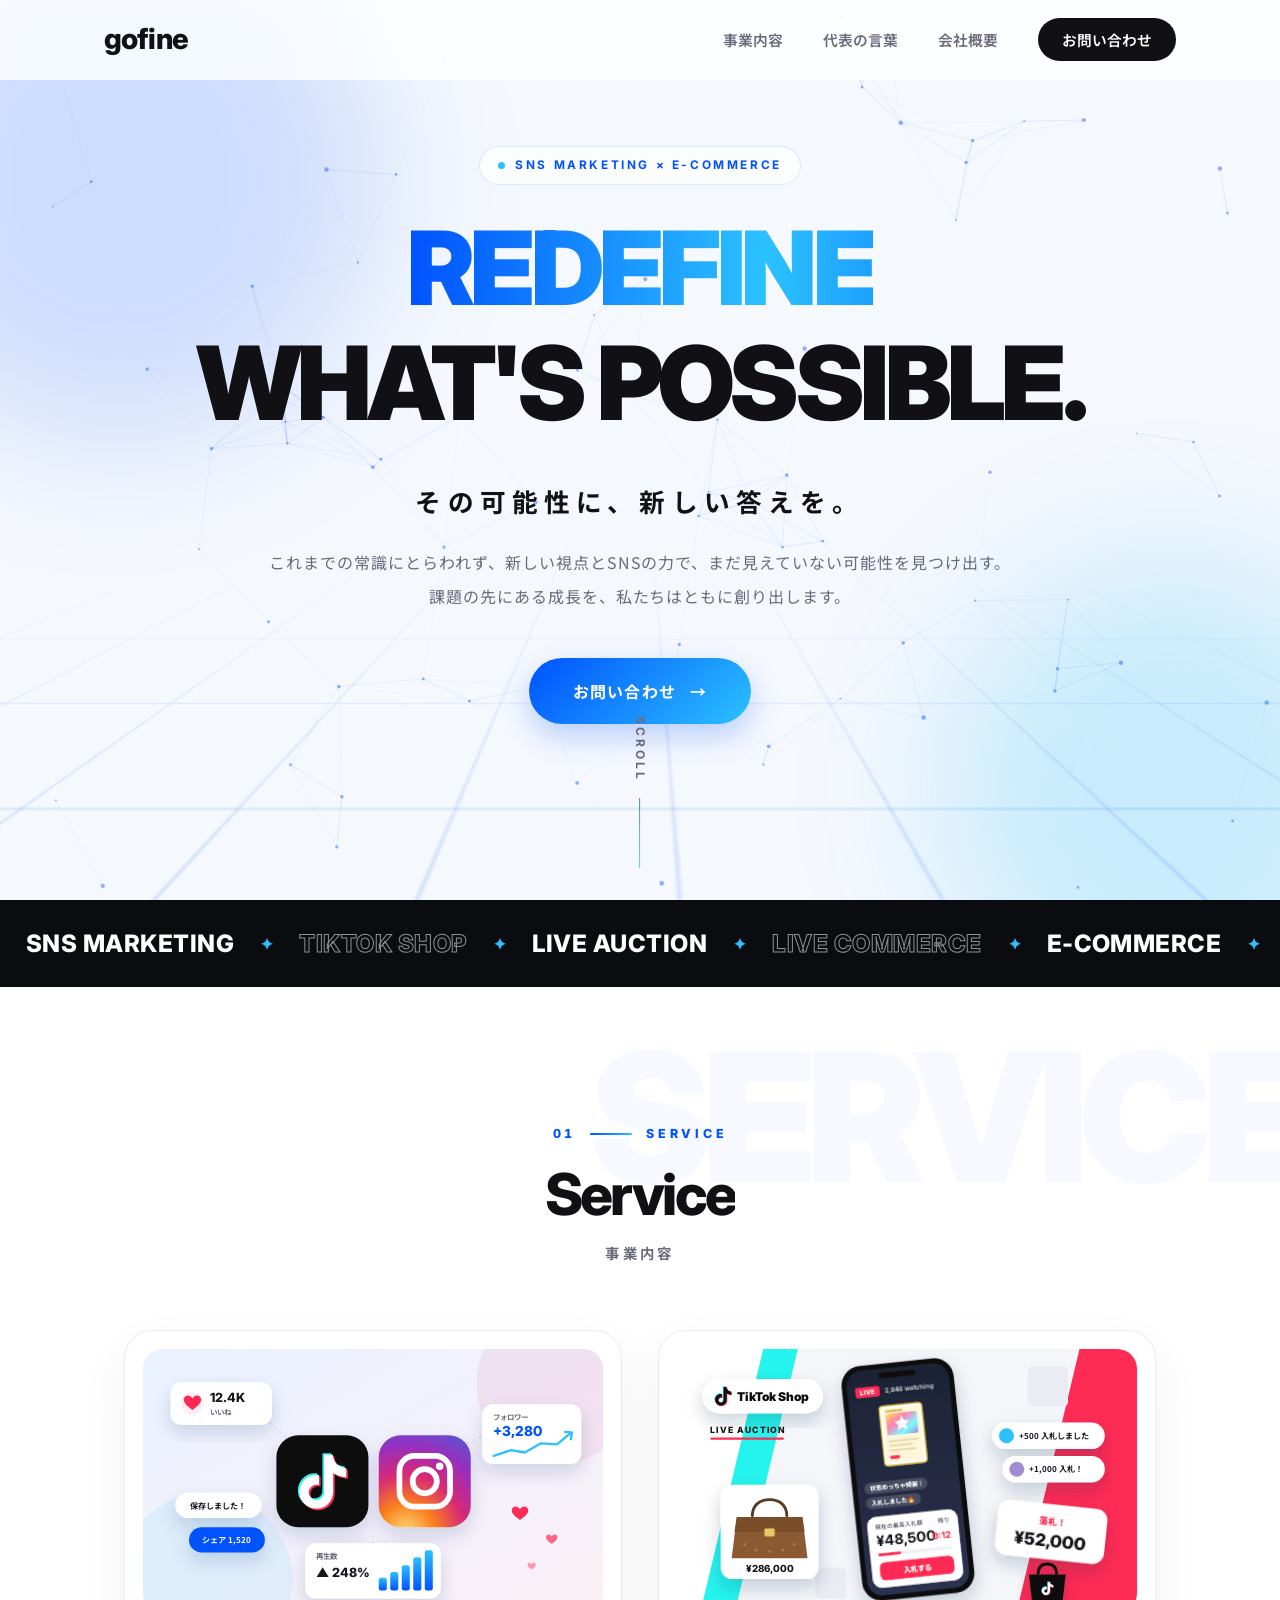
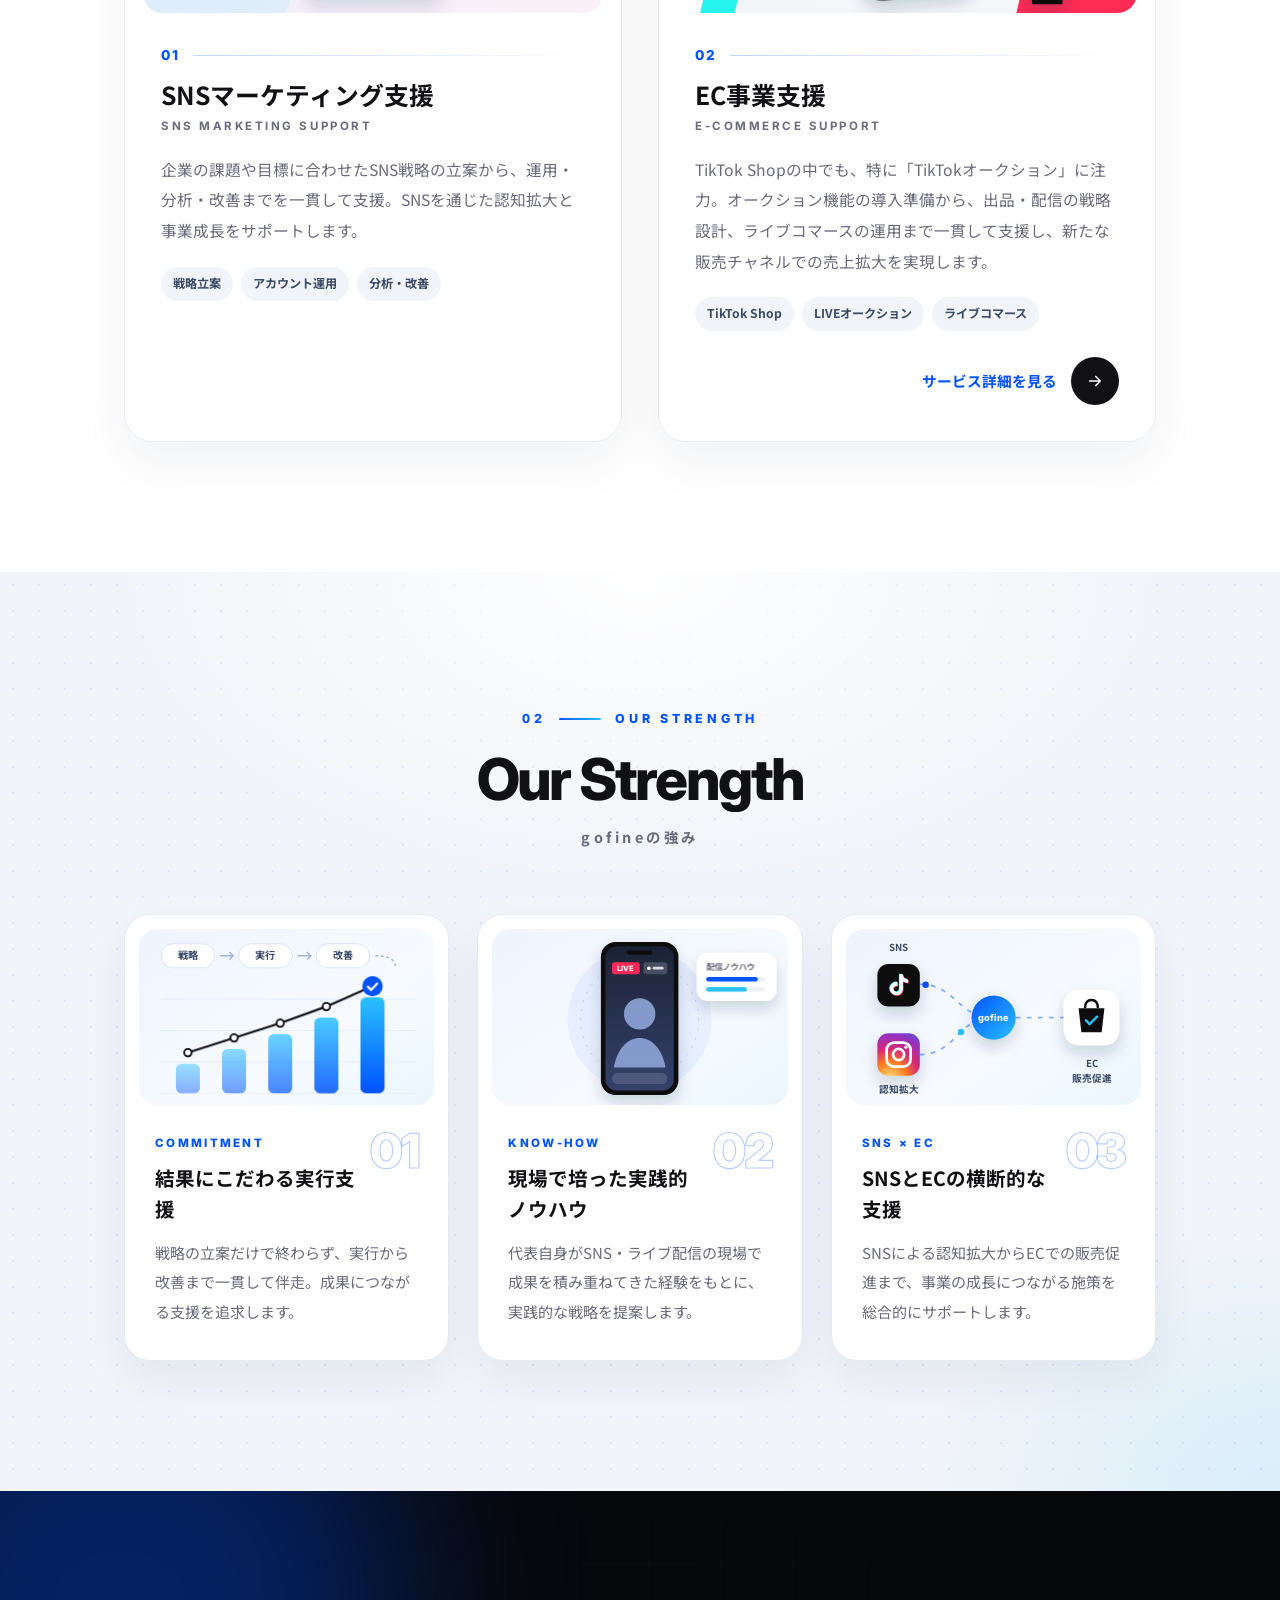
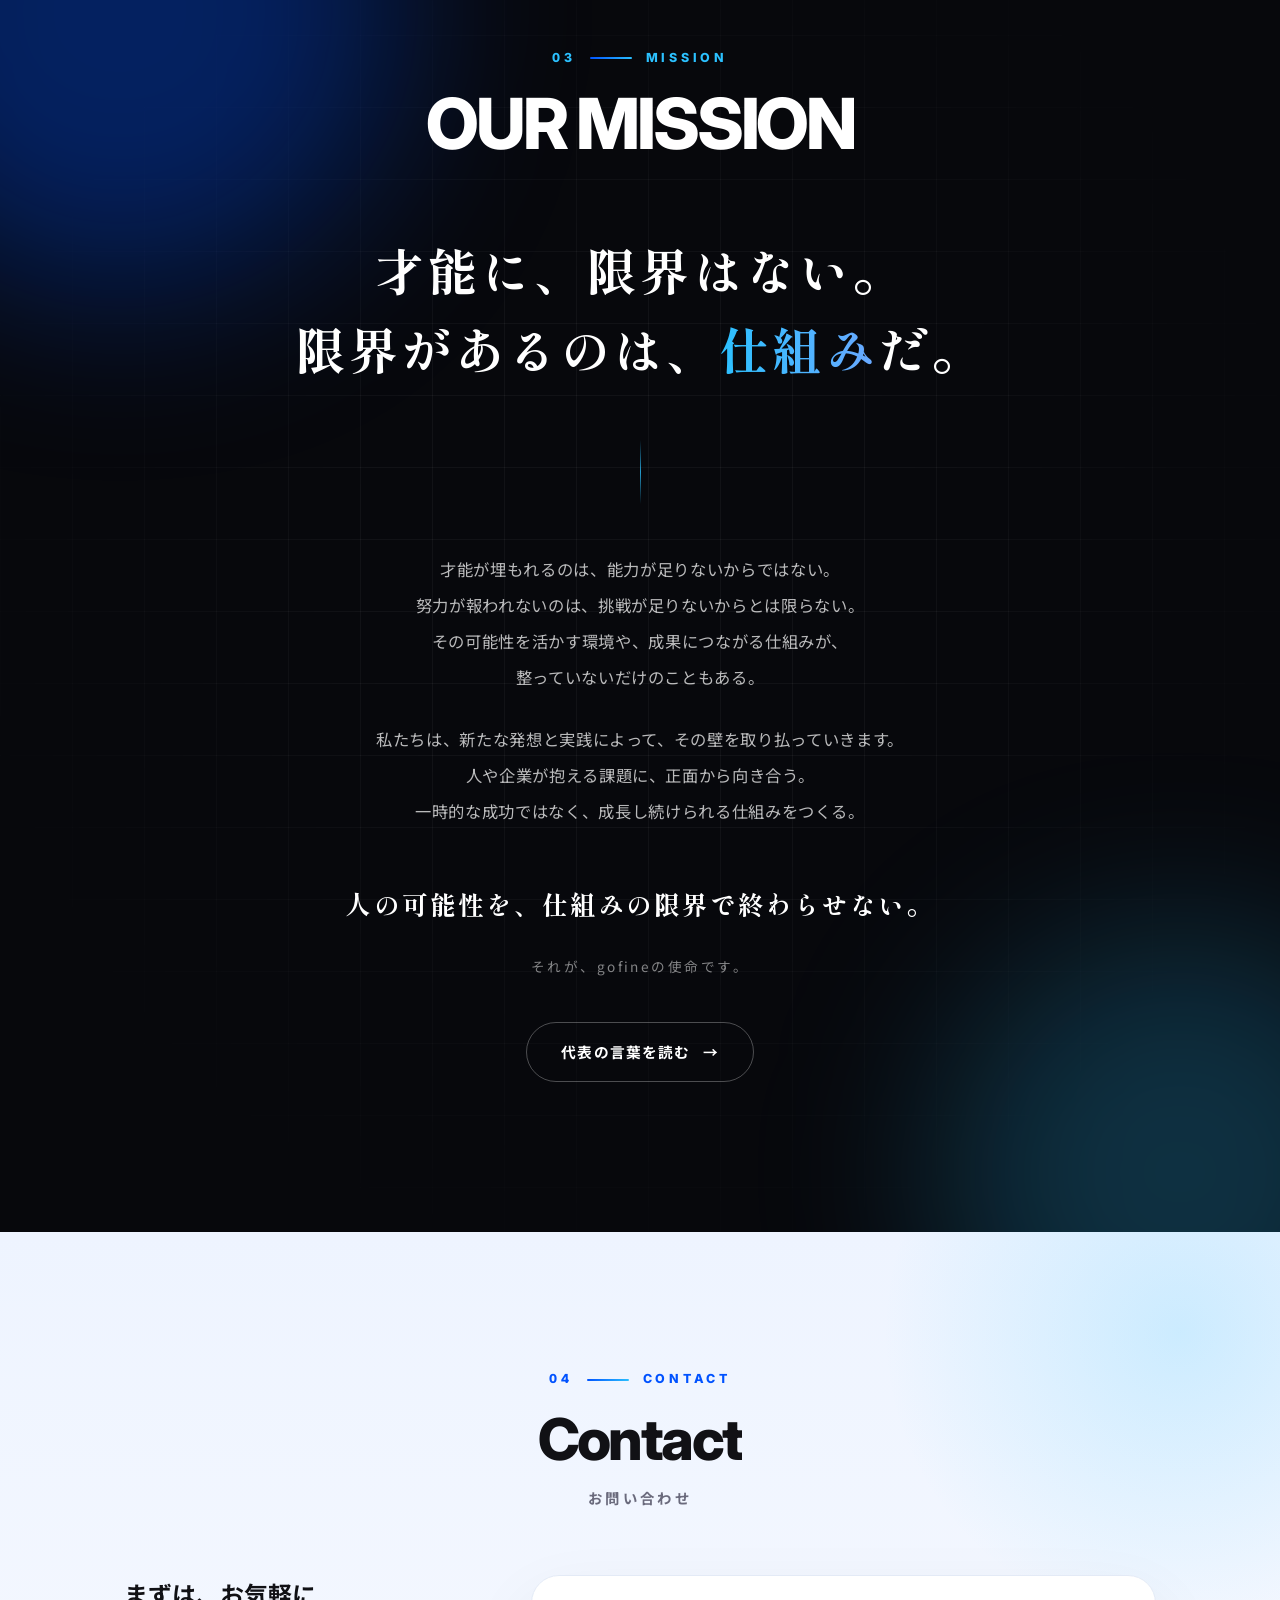
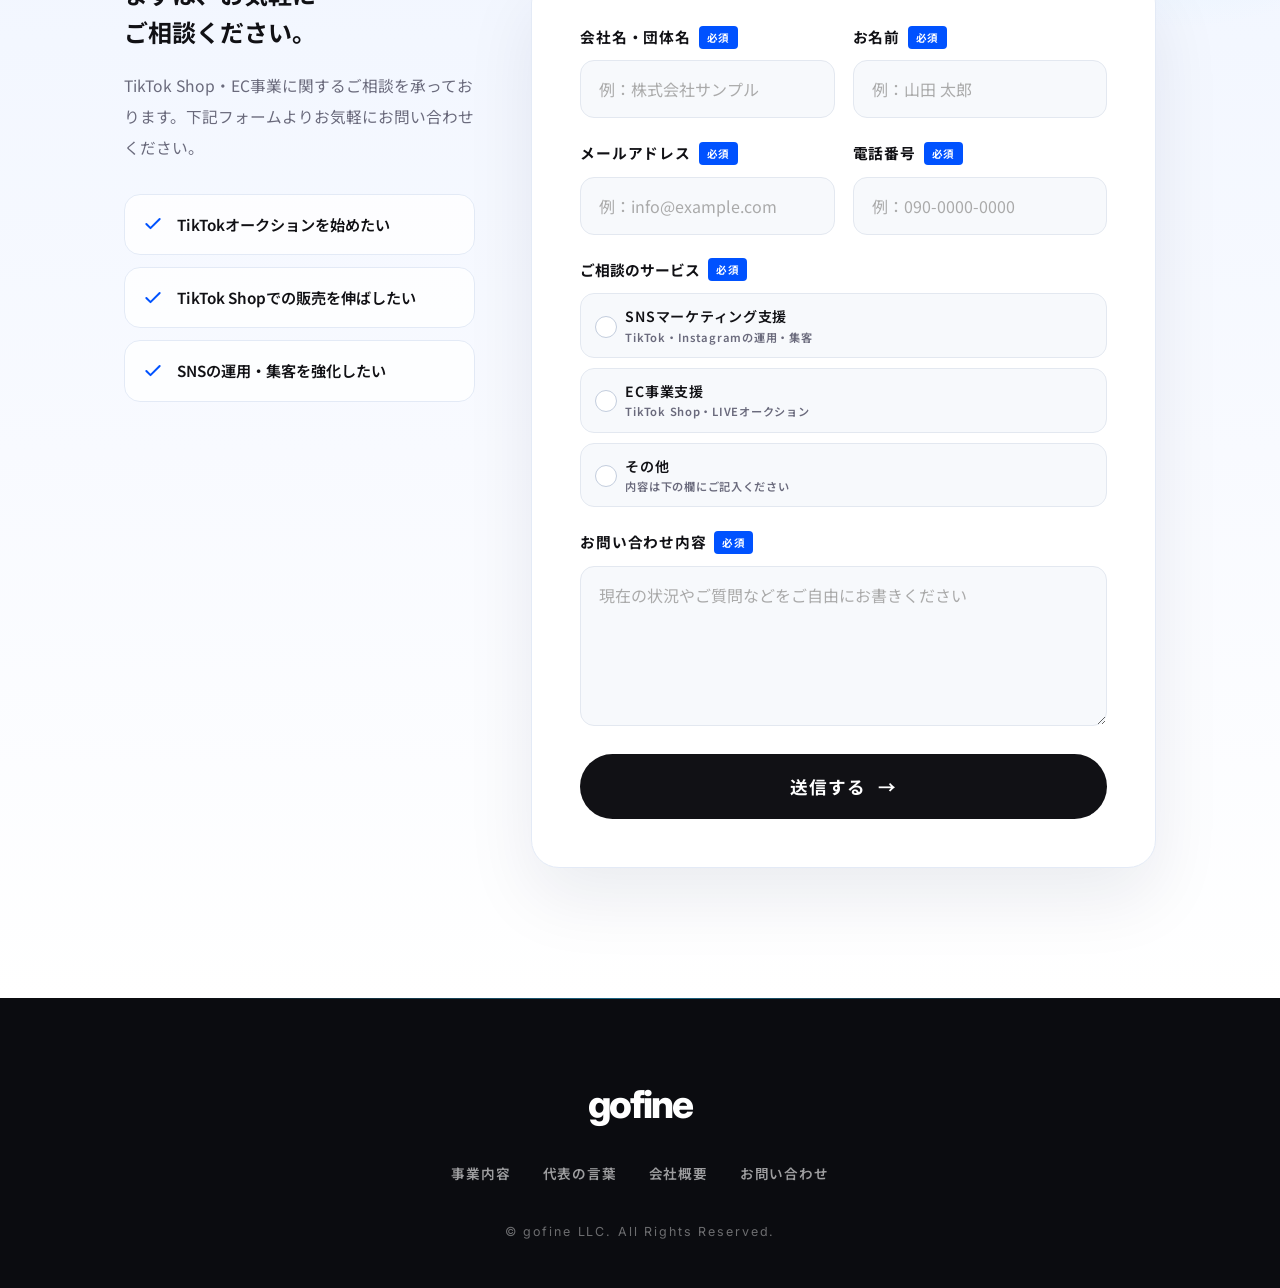
<file: index.html>
<!DOCTYPE html>
<html lang="ja">
<head>
    <meta charset="UTF-8">
    <meta name="viewport" content="width=device-width, initial-scale=1.0">
    <meta name="google-site-verification" content="UDKNCWN2KyGXDwbFuhFHG0pwMyEujjpfBL1VPwRaZSE" />
    <meta name="google-site-verification" content="NNANAWR6zyjS0aEvVz_wiGOoqeRWvYT4BZ2GiFHv40o" />
    <title>gofine合同会社 | SNSマーケティング支援・TikTok Shop EC事業支援</title>
    <meta name="description" content="gofine合同会社は、SNSマーケティング支援と、TikTokオークションに特化したTikTok Shop EC事業支援を行う会社です。戦略立案から運用・改善まで一貫して伴走します。愛媛県新居浜市から全国対応。">
    <link rel="canonical" href="https://goesfine.com/">
    <meta property="og:site_name" content="gofine合同会社">
    <meta property="og:title" content="gofine合同会社 | SNSマーケティング支援・TikTok Shop EC事業支援">
    <meta property="og:description" content="その可能性に、新しい答えを。SNSマーケティング支援と、TikTokオークションに特化したEC事業支援で、事業の成長をともに創ります。">
    <meta property="og:type" content="website">
    <meta property="og:url" content="https://goesfine.com/">
    <meta name="format-detection" content="telephone=no">
    <link rel="icon" type="image/png" href="favicon.png">
    <link rel="apple-touch-icon" href="favicon.png">
    <link rel="preconnect" href="https://fonts.googleapis.com">
    <link rel="preconnect" href="https://fonts.gstatic.com" crossorigin>
    <link href="https://fonts.googleapis.com/css2?family=Inter:wght@400;500;700;800;900&family=Noto+Sans+JP:wght@300;400;500;600;700&family=Shippori+Mincho:wght@400;700&display=swap" rel="stylesheet">
    <link rel="stylesheet" href="style.css">
    <script type="application/ld+json">
    {
      "@context": "https://schema.org",
      "@type": "Organization",
      "name": "gofine合同会社",
      "alternateName": "gofine LLC",
      "url": "https://goesfine.com/",
      "logo": "https://goesfine.com/favicon.png",
      "foundingDate": "2025-11-19",
      "telephone": "+81-70-8403-4010",
      "address": { "@type": "PostalAddress", "postalCode": "792-0041", "addressRegion": "愛媛県", "addressLocality": "新居浜市", "streetAddress": "中村松木2丁目2-42", "addressCountry": "JP" }
    }
    </script>
    <style>
      /* ================= トップページ専用 ================= */
      .container { max-width: 1160px; margin: 0 auto; padding: 0 5%; }
      .sec { position: relative; padding: 130px 0; overflow: hidden; isolation: isolate; }

      /* ---- Section heading (shared on this page) ---- */
      .sec-head { text-align: center; margin-bottom: 64px; }
      .sec-label { display: inline-flex; align-items: center; gap: 14px; font-family: var(--font-en); font-size: .78rem; font-weight: 800; letter-spacing: .3em; color: var(--c-primary); margin-bottom: 18px; }
      .sec-label .num { font-variant-numeric: tabular-nums; }
      .sec-label .bar { width: 0; height: 2px; background: var(--gradient-accent); border-radius: 2px; transition: width 1s .2s var(--ease-out-expo); }
      .sec-head.active .sec-label .bar { width: 42px; }
      .sec-title { display: flex; flex-direction: column; align-items: center; gap: 12px; }
      .sec-title .en { display: block; overflow: hidden; padding-bottom: .06em; font-family: var(--font-en); font-size: clamp(2.3rem, 5vw, 3.6rem); font-weight: 800; letter-spacing: -0.045em; line-height: 1.05; color: var(--c-text); }
      .sec-title .en > span { display: inline-block; transform: translateY(105%); transition: transform 1.1s var(--ease-out-expo); }
      .sec-head.active .sec-title .en > span { transform: none; }
      .sec-title .ja { font-family: var(--font-sans); font-size: .9rem; font-weight: 700; letter-spacing: .24em; color: var(--c-text-light); }
      .sec-head.reveal { transform: none; }

      /* ---- Buttons ---- */
      .btn-primary { position: relative; overflow: hidden; display: inline-flex; align-items: center; gap: 14px; padding: 19px 44px; border-radius: 100px; background: var(--gradient-accent); color: #fff; font-weight: 700; letter-spacing: .08em; box-shadow: 0 12px 30px rgba(0, 82, 255, .25); transition: transform var(--transition-fast), box-shadow var(--transition-fast); }
      .btn-primary::before { content: ""; position: absolute; top: 0; left: -60%; width: 40%; height: 100%; background: linear-gradient(100deg, transparent, rgba(255,255,255,.45), transparent); transform: skewX(-20deg); animation: shine 4.5s 2.5s ease-in-out infinite; }
      @keyframes shine { 0%, 70% { left: -60%; } 100% { left: 130%; } }
      .btn-primary:hover { opacity: 1; transform: translateY(-2px); box-shadow: 0 16px 36px rgba(0, 82, 255, .33); }
      .btn-primary .arw { transition: transform var(--transition-fast); }
      .btn-primary:hover .arw { transform: translateX(5px); }

      /* =============== ① HERO =============== */
      .hero { position: relative; min-height: 100vh; min-height: 100svh; height: auto; display: flex; align-items: center; justify-content: center; padding: calc(var(--header-height) + 40px) 0 150px; background: #f5f8fd; overflow: hidden; isolation: isolate; }
      #hero-net { position: absolute; inset: 0; width: 100%; height: 100%; z-index: -1; }
      .hero-orb { position: absolute; border-radius: 50%; filter: blur(70px); z-index: -2; pointer-events: none; }
      .hero-orb.o1 { width: 520px; height: 520px; left: -140px; top: -80px; background: rgba(0, 82, 255, .16); animation: orb1 18s ease-in-out infinite alternate; }
      .hero-orb.o2 { width: 460px; height: 460px; right: -120px; bottom: -120px; background: rgba(43, 193, 255, .22); animation: orb2 22s ease-in-out infinite alternate; }
      @keyframes orb1 { to { transform: translate(140px, 90px) scale(1.15); } }
      @keyframes orb2 { to { transform: translate(-120px, -80px) scale(1.1); } }
      .hero-grid { position: absolute; left: 0; right: 0; bottom: 0; height: 46%; z-index: -1; pointer-events: none; perspective: 600px; overflow: hidden; -webkit-mask-image: linear-gradient(to top, #000 10%, transparent 90%); mask-image: linear-gradient(to top, #000 10%, transparent 90%); }
      .hero-grid::before { content: ""; position: absolute; left: -50%; right: -50%; top: 0; height: 200%; transform: rotateX(62deg); transform-origin: 50% 0; background-image: linear-gradient(rgba(0,82,255,.13) 1px, transparent 1px), linear-gradient(90deg, rgba(0,82,255,.13) 1px, transparent 1px); background-size: 56px 56px; animation: gridMove 6s linear infinite; }
      @keyframes gridMove { to { background-position: 0 56px, 0 0; } }

      .hero-content { text-align: center; padding: 0 5%; position: relative; z-index: 2; }
      .hero-eyebrow { display: inline-flex; align-items: center; gap: 10px; padding: 8px 18px; border-radius: 100px; background: rgba(255,255,255,.7); border: 1px solid rgba(0,82,255,.12); font-family: var(--font-en); font-size: .74rem; font-weight: 700; letter-spacing: .22em; color: var(--c-primary); margin-bottom: 30px; opacity: 0; animation: fadeUp .9s .05s var(--ease-out-expo) forwards; backdrop-filter: blur(8px); }
      .hero-eyebrow i { width: 7px; height: 7px; border-radius: 50%; background: #2bc1ff; box-shadow: 0 0 0 0 rgba(43,193,255,.6); animation: ping 2s infinite; }
      @keyframes ping { 70% { box-shadow: 0 0 0 9px rgba(43,193,255,0); } 100% { box-shadow: 0 0 0 0 rgba(43,193,255,0); } }
      .hero-title { display: block; font-family: var(--font-en); font-size: clamp(2.1rem, 8.4vw, 6.4rem); font-weight: 900; line-height: 1.04; letter-spacing: -0.045em; margin-bottom: 34px; color: var(--c-text); white-space: nowrap; }
      .hero-title .line { display: block; overflow: hidden; padding: 0 .04em .08em; }
      .hero-title .in { display: inline-block; transform: translateY(110%); animation: lineUp 1.2s var(--ease-out-expo) forwards; }
      .hero-title .line:nth-child(2) .in { animation-delay: .14s; }
      .hero-title .grad { background: linear-gradient(90deg, #0052ff 0%, #2bc1ff 35%, #0052ff 70%, #2bc1ff 100%); background-size: 220% auto; -webkit-background-clip: text; background-clip: text; -webkit-text-fill-color: transparent; animation: lineUp 1.2s var(--ease-out-expo) forwards, shimmer 7s 1.2s linear infinite; }
      @keyframes lineUp { to { transform: none; } }
      @keyframes shimmer { to { background-position: -220% center; } }
      @keyframes fadeUp { from { opacity: 0; transform: translateY(18px); } to { opacity: 1; transform: none; } }
      .hero-copy { font-size: clamp(1.15rem, 2.4vw, 1.6rem); font-weight: 700; letter-spacing: .24em; color: var(--c-text); margin-bottom: 22px; opacity: 0; animation: fadeUp 1s .55s var(--ease-out-expo) forwards; }
      .hero-desc { font-size: 1rem; line-height: 2.1; color: var(--c-text-light); letter-spacing: .06em; max-width: 780px; margin: 0 auto 44px; opacity: 0; animation: fadeUp 1s .7s var(--ease-out-expo) forwards; }
      .hero-desc .nw { display: inline-block; }
      .hero-cta { opacity: 0; animation: fadeUp 1s .85s var(--ease-out-expo) forwards; }

      .live-dot { width: 8px; height: 8px; border-radius: 50%; background: #fe2c55; display: inline-block; margin-right: 6px; animation: blink 1.4s infinite; }
      @keyframes blink { 50% { opacity: .25; } }

      .scroll-indicator { bottom: 32px; z-index: 2; }

      /* =============== Marquee band =============== */
      .marquee { background: #0b0c10; color: #fff; overflow: hidden; padding: 22px 0; position: relative; }
      .marquee-track { display: flex; width: max-content; animation: marquee 38s linear infinite; }
      .marquee-track span { font-family: var(--font-en); font-weight: 800; font-size: clamp(1.1rem, 2vw, 1.5rem); letter-spacing: .02em; padding: 0 26px; white-space: nowrap; }
      .marquee-track span.o { color: transparent; -webkit-text-stroke: 1px rgba(255,255,255,.55); }
      .marquee-track b { color: #2bc1ff; font-size: 1rem; align-self: center; }
      @keyframes marquee { to { transform: translateX(-50%); } }

      /* =============== ② SERVICE =============== */
      .sec-service { background: #fff; }
      .sec-service::before { content: "SERVICE"; position: absolute; right: -2%; top: 40px; font-family: var(--font-en); font-weight: 900; font-size: clamp(5rem, 14vw, 13rem); letter-spacing: -.05em; color: rgba(0, 82, 255, .035); z-index: -1; line-height: 1; pointer-events: none; }
      .svc-grid { display: grid; grid-template-columns: repeat(2, 1fr); gap: 36px; }
      .svc-card { position: relative; display: flex; flex-direction: column; padding: 18px 18px 36px; border-radius: 28px; background: #fff; border: 1px solid #e9edf4; box-shadow: 0 20px 50px rgba(11, 26, 64, .06); color: inherit; transition: transform .6s var(--ease-out-expo), box-shadow .6s var(--ease-out-expo), border-color .6s; overflow: hidden; }
      .spot::after { content: ""; position: absolute; inset: 0; border-radius: inherit; pointer-events: none; opacity: 0; transition: opacity .4s; background: radial-gradient(420px circle at var(--mx, 50%) var(--my, 50%), rgba(43,193,255,.10), transparent 60%); }
      .spot:hover::after { opacity: 1; }
      .svc-img { border-radius: 20px; overflow: hidden; aspect-ratio: 800 / 460; margin-bottom: 30px; }
      .svc-img svg { display: block; width: 100%; height: 100%; transition: transform 1.2s var(--ease-out-expo); }
      .svc-body { padding: 0 18px; display: flex; flex-direction: column; flex: 1; }
      .svc-num { display: flex; align-items: center; gap: 12px; font-family: var(--font-en); font-weight: 800; font-size: .85rem; letter-spacing: .18em; color: var(--c-primary); margin-bottom: 10px; }
      .svc-num::after { content: ""; flex: 1; height: 1px; background: linear-gradient(90deg, rgba(0,82,255,.25), transparent); }
      .svc-title { font-family: var(--font-sans); font-size: 1.55rem; font-weight: 700; line-height: 1.4; margin-bottom: 4px; }
      .svc-en { font-family: var(--font-en); font-size: .72rem; font-weight: 700; letter-spacing: .22em; color: var(--c-text-light); margin-bottom: 18px; }
      .svc-text { color: var(--c-text-light); line-height: 1.95; font-size: .98rem; }
      .svc-tags { display: flex; flex-wrap: wrap; gap: 8px; margin-top: 20px; }
      .svc-tags li { font-size: .76rem; font-weight: 700; color: #3b4a66; background: #f1f4f9; padding: 6px 12px; border-radius: 100px; }
      .svc-foot { margin-top: auto; padding-top: 26px; display: flex; align-items: center; justify-content: flex-end; gap: 14px; font-weight: 700; font-size: .92rem; color: var(--c-primary); }
      .svc-arrow { width: 48px; height: 48px; border-radius: 50%; display: grid; place-items: center; background: var(--c-text); color: #fff; transition: background .4s, transform .5s var(--ease-out-expo); }
      a.svc-card:hover { opacity: 1; transform: translateY(-6px); border-color: rgba(0,82,255,.25); box-shadow: 0 30px 70px rgba(0, 82, 255, .12); }
      a.svc-card:hover .svc-img svg { transform: scale(1.04); }
      a.svc-card:hover .svc-arrow { background: var(--c-primary); transform: translateX(4px); }
      /* motion inside the card illustrations */
      .svc-img g[filter]:not([transform]) { animation: svgFloat 6s ease-in-out infinite; }
      .svc-img g[filter]:not([transform]):nth-of-type(2n) { animation-delay: -2s; }
      .svc-img g[filter]:not([transform]):nth-of-type(3n) { animation-delay: -4s; animation-duration: 7s; }
      @keyframes svgFloat { 0%, 100% { transform: translateY(0); } 50% { transform: translateY(-8px); } }
      .svc-img g[fill="#fe2c55"] { animation: heartsUp 3.2s ease-in-out infinite; }
      @keyframes heartsUp { 0% { transform: translateY(10px); opacity: 0; } 30% { opacity: 1; } 100% { transform: translateY(-36px); opacity: 0; } }
      .svc-img rect[x="328"][y="60"] { animation: blink 1.4s infinite; }
      .svc-img rect[x="338"][y="350"][width="40"] { transform-box: fill-box; transform-origin: left center; animation: bidBar 3s ease-in-out infinite; }
      @keyframes bidBar { 0% { transform: scaleX(.3); } 100% { transform: scaleX(3.25); } }

      /* =============== ③ STRENGTH =============== */
      .sec-strength { background-color: #f1f4f9; background-image: radial-gradient(rgba(0, 82, 255, .09) 1px, transparent 1.2px); background-size: 26px 26px; }
      .sec-strength::before { content: ""; position: absolute; inset: 0; z-index: -1; background: radial-gradient(60% 50% at 50% 0%, rgba(255,255,255,.95), transparent 70%), radial-gradient(40% 40% at 100% 100%, rgba(43,193,255,.12), transparent 70%); }
      .st-grid { display: grid; grid-template-columns: repeat(3, 1fr); gap: 28px; }
      .st-card { position: relative; background: #fff; border-radius: 26px; padding: 14px 14px 34px; border: 1px solid #e6ebf3; box-shadow: 0 18px 44px rgba(11, 26, 64, .06); transition: transform .6s var(--ease-out-expo), box-shadow .6s var(--ease-out-expo); overflow: hidden; }
      .st-card:hover { transform: translateY(-6px); box-shadow: 0 28px 60px rgba(0, 82, 255, .1); }
      .st-visual { position: relative; border-radius: 18px; aspect-ratio: 32 / 19; background: linear-gradient(145deg, #eef4ff 0%, #f7fbff 60%, #eaf6ff 100%); overflow: hidden; margin-bottom: 28px; }
      .st-visual svg { display: block; width: 100%; height: 100%; }
      .st-body { padding: 0 16px; }
      .st-num { float: right; margin: -6px 0 0 12px; font-family: var(--font-en); font-weight: 900; font-size: 3rem; line-height: 1; letter-spacing: -.05em; color: transparent; -webkit-text-stroke: 1.2px rgba(0, 82, 255, .28); }
      .st-kicker { font-family: var(--font-en); font-size: .72rem; font-weight: 800; letter-spacing: .2em; color: var(--c-primary); margin-bottom: 10px; }
      .st-title { font-family: var(--font-sans); font-size: 1.22rem; font-weight: 700; line-height: 1.55; margin-bottom: 14px; }
      .st-text { font-size: .94rem; line-height: 1.95; color: var(--c-text-light); }
      /* strength illustrations */
      .st-card .draw { stroke-dasharray: 1; stroke-dashoffset: 1; }
      .st-card.active .draw { animation: draw 1.6s .4s var(--ease-out-expo) forwards; }
      @keyframes draw { to { stroke-dashoffset: 0; } }
      .st-card .grow { transform-box: fill-box; transform-origin: 50% 100%; transform: scaleY(0); }
      .st-card.active .grow { animation: grow 1s var(--ease-out-expo) forwards; animation-delay: var(--d, 0s); }
      @keyframes grow { to { transform: scaleY(1); } }
      .st-card .pop { transform-box: fill-box; transform-origin: center; transform: scale(0); }
      .st-card.active .pop { animation: pop .6s cubic-bezier(.34,1.56,.64,1) forwards; animation-delay: var(--d, 1.4s); }
      @keyframes pop { to { transform: scale(1); } }
      .step { animation: stepOn 4.5s infinite; animation-delay: var(--d, 0s); }
      .step rect { fill: #fff; stroke: #d7e2f7; transition: fill .3s; }
      @keyframes stepOn { 0%, 30% { opacity: 1; } }
      .step-hl { animation: stepHl 4.5s infinite; animation-delay: var(--d, 0s); opacity: 0; }
      @keyframes stepHl { 0% { opacity: 0; } 6%, 30% { opacity: 1; } 36%, 100% { opacity: 0; } }
      .ring { transform-box: fill-box; transform-origin: center; animation: ring 2.2s ease-out infinite; }
      @keyframes ring { 0% { transform: scale(.8); opacity: .7; } 100% { transform: scale(2); opacity: 0; } }
      .bubble { animation: bubble 6s ease-in-out infinite; animation-delay: var(--d, 0s); opacity: 0; }
      @keyframes bubble { 0% { opacity: 0; transform: translateY(18px); } 10%, 55% { opacity: 1; transform: translateY(0); } 70%, 100% { opacity: 0; transform: translateY(-14px); } }
      .heart { animation: heart 3s ease-in infinite; animation-delay: var(--d, 0s); opacity: 0; }
      @keyframes heart { 0% { opacity: 0; transform: translate(0, 0) scale(.6); } 15% { opacity: 1; } 100% { opacity: 0; transform: translate(var(--x, -10px), -110px) scale(1.1); } }
      .flow { stroke-dasharray: 5 7; animation: flow 1.2s linear infinite; }
      @keyframes flow { to { stroke-dashoffset: -24; } }
      .spin-slow { transform-box: fill-box; transform-origin: center; animation: spin 14s linear infinite; }
      @keyframes spin { to { transform: rotate(360deg); } }

      /* =============== ④ MISSION =============== */
      .sec-mission { background: #07080c; color: #fff; padding: 150px 0; }
      .sec-mission::before { content: ""; position: absolute; inset: 0; z-index: -1; background-image: linear-gradient(rgba(255,255,255,.045) 1px, transparent 1px), linear-gradient(90deg, rgba(255,255,255,.045) 1px, transparent 1px); background-size: 72px 72px; -webkit-mask-image: radial-gradient(70% 70% at 50% 50%, #000 30%, transparent 80%); mask-image: radial-gradient(70% 70% at 50% 50%, #000 30%, transparent 80%); animation: gridDrift 30s linear infinite; }
      @keyframes gridDrift { to { background-position: 72px 72px, 72px 72px; } }
      .m-glow { position: absolute; border-radius: 50%; filter: blur(90px); z-index: -1; pointer-events: none; }
      .m-glow.g1 { width: 560px; height: 560px; left: -160px; top: -160px; background: rgba(0, 82, 255, .35); animation: orb1 20s ease-in-out infinite alternate; }
      .m-glow.g2 { width: 480px; height: 480px; right: -140px; bottom: -180px; background: rgba(43, 193, 255, .22); animation: orb2 24s ease-in-out infinite alternate; }
      .sec-mission .sec-title .en { color: #fff; font-size: clamp(2.6rem, 6vw, 4.4rem); }
      .sec-mission .sec-label { color: #2bc1ff; }
      .m-wrap { max-width: 860px; margin: 0 auto; text-align: center; }
      .m-catch { font-family: var(--font-serif); font-weight: 700; font-size: clamp(1.8rem, 4.2vw, 3.1rem); line-height: 1.6; letter-spacing: .06em; margin-bottom: 52px; }
      .m-catch .ln { display: block; overflow: hidden; }
      .m-catch .ln > span { display: inline-block; transform: translateY(105%); transition: transform 1.2s var(--ease-out-expo); }
      .m-catch .ln:nth-child(2) > span { transition-delay: .18s; }
      .m-catch.active .ln > span { transform: none; }
      .m-catch .em { background: linear-gradient(90deg, #2bc1ff, #6aa8ff); -webkit-background-clip: text; background-clip: text; -webkit-text-fill-color: transparent; }
      .m-catch.reveal { transform: none; }
      .m-divider { width: 1px; height: 64px; margin: 0 auto 48px; background: linear-gradient(to bottom, transparent, rgba(43,193,255,.8), transparent); }
      .m-body p { font-size: 1.02rem; line-height: 2.2; color: rgba(255,255,255,.72); letter-spacing: .04em; }
      .m-body p + p { margin-top: 1.6em; }
      .m-closing { margin-top: 52px; font-family: var(--font-serif); font-weight: 700; font-size: clamp(1.25rem, 2.4vw, 1.6rem); letter-spacing: .08em; color: #fff; }
      .m-closing .nw, .m-catch .nw { display: inline-block; }
      .m-sign { margin-top: 26px; font-size: .85rem; letter-spacing: .18em; color: rgba(255,255,255,.5); }
      .btn-ghost { display: inline-flex; align-items: center; gap: 12px; margin-top: 44px; padding: 16px 34px; border-radius: 100px; border: 1px solid rgba(255,255,255,.28); color: #fff; font-weight: 700; font-size: .92rem; letter-spacing: .08em; transition: background .4s, border-color .4s, color .4s; }
      .btn-ghost:hover { opacity: 1; background: #fff; color: var(--c-text); border-color: #fff; }

      /* =============== ⑤ CONTACT =============== */
      .sec-contact { background: linear-gradient(180deg, #eef4ff 0%, #f8faff 60%, #ffffff 100%); overflow: clip; }
      .sec-contact::before { content: ""; position: absolute; width: 600px; height: 600px; right: -200px; top: -200px; border-radius: 50%; background: radial-gradient(circle, rgba(43,193,255,.18), transparent 70%); z-index: -1; }
      .ct-grid { display: grid; grid-template-columns: .72fr 1.28fr; gap: 56px; align-items: start; }
      .ct-info h3 { font-family: var(--font-sans); font-size: 1.5rem; font-weight: 700; line-height: 1.6; margin-bottom: 18px; }
      .ct-info > p { color: var(--c-text-light); line-height: 2; font-size: .98rem; margin-bottom: 30px; }
      .ct-list { display: grid; gap: 12px; }
      .ct-list li { display: flex; align-items: center; gap: 14px; padding: 16px 18px; background: rgba(255,255,255,.75); border: 1px solid #e3eaf6; border-radius: 16px; font-weight: 600; font-size: .95rem; }
      .ct-list li svg { flex: none; color: var(--c-primary); }
      .ct-form { background: #fff; border: 1px solid #e3eaf6; border-radius: 28px; padding: 48px; box-shadow: 0 30px 70px rgba(11, 26, 64, .08); }
      .contact-form { display: flex; flex-direction: column; gap: 22px; }
      .form-row { display: grid; grid-template-columns: 1fr 1fr; gap: 18px; }
      .form-group { display: flex; flex-direction: column; gap: 10px; }
      .form-group label { display: flex; align-items: center; gap: 8px; font-size: .92rem; font-weight: 700; color: var(--c-text); }
      .req { font-size: .66rem; font-weight: 700; padding: 2px 8px; border-radius: 4px; background: var(--c-primary); color: #fff; letter-spacing: .05em; }
      .form-input, .form-textarea { background: #f7f9fc; border: 1px solid #e3e8f0; border-radius: 14px; padding: 16px 18px; font-size: 1rem; }
      .form-input:focus, .form-textarea:focus { background: #fff; }
      .opt { font-size: .66rem; font-weight: 700; padding: 2px 8px; border-radius: 4px; background: #eceef3; color: var(--c-text-light); letter-spacing: .05em; }
      fieldset.form-group { border: 0; padding: 0; margin: 0; min-width: 0; }
      fieldset.form-group legend { display: flex; align-items: center; gap: 8px; font-size: .92rem; font-weight: 700; color: var(--c-text); margin-bottom: 10px; padding: 0; }
      .choice-grid { display: grid; grid-template-columns: repeat(2, minmax(0, 1fr)); gap: 10px; width: 100%; }
      .form-group .choice { display: block; width: 100%; }
      .choice-grid.cols-3 { grid-template-columns: 1fr; }
      .choice { position: relative; cursor: pointer; }
      .choice input { position: absolute; opacity: 0; width: 1px; height: 1px; }
      .choice span { display: flex; flex-direction: column; justify-content: center; gap: 2px; min-height: 52px; height: 100%; padding: 12px 14px 12px 44px; border: 1px solid #e3e8f0; border-radius: 14px; background: #f7f9fc; font-size: .88rem; font-weight: 600; line-height: 1.45; color: var(--c-text); transition: border-color .25s, background .25s, box-shadow .25s; position: relative; }
      .choice span small { font-size: .7rem; font-weight: 600; color: var(--c-text-light); }
      .choice span::before { content: ""; position: absolute; left: 14px; top: 50%; width: 20px; height: 20px; margin-top: -10px; border: 1.5px solid #c3cddd; border-radius: 50%; background: #fff; transition: border-color .25s, background .25s; }
      .choice.is-check span::before { border-radius: 6px; }
      .choice span::after { content: ""; position: absolute; left: 21px; top: 50%; width: 6px; height: 11px; margin-top: -7px; border: solid #fff; border-width: 0 2.2px 2.2px 0; transform: rotate(45deg) scale(0); transition: transform .25s cubic-bezier(.34,1.56,.64,1); }
      .choice:hover span { border-color: rgba(0,82,255,.35); }
      .choice input:checked + span { border-color: var(--c-primary); background: #eef4ff; box-shadow: 0 0 0 3px rgba(0,82,255,.08); }
      .choice input:checked + span::before { border-color: var(--c-primary); background: var(--c-primary); }
      .choice input:checked + span::after { transform: rotate(45deg) scale(1); }
      .choice input:focus-visible + span { outline: 2px solid var(--c-primary-light); outline-offset: 2px; }
      .cond { display: grid; grid-template-rows: 0fr; opacity: 0; transition: grid-template-rows .5s var(--ease-out-expo), opacity .4s, margin .5s var(--ease-out-expo); margin-top: -22px; }
      .cond.is-open { grid-template-rows: 1fr; opacity: 1; margin-top: 0; }
      .cond-inner { overflow: hidden; min-height: 0; }
      .cond-box { display: flex; flex-direction: column; gap: 20px; padding: 24px; border-radius: 18px; background: #f5f8fd; border: 1px solid #e1e9f6; }
      .cond-box .form-input { background: #fff; }
      .cond-box .form-row { grid-template-columns: 1fr; gap: 20px; }
      .cond-box .choice span { background: #fff; }
      .cond-title { display: flex; align-items: center; gap: 10px; font-weight: 700; font-size: .95rem; color: var(--c-text); }
      .cond-title span { font-family: var(--font-en); font-size: .66rem; font-weight: 800; letter-spacing: .1em; color: #fff; background: var(--gradient-accent); padding: 3px 9px; border-radius: 6px; }
      .select-wrap { position: relative; }
      .select-wrap::after { content: ""; position: absolute; right: 18px; top: 50%; width: 8px; height: 8px; margin-top: -6px; border: solid var(--c-text-light); border-width: 0 2px 2px 0; transform: rotate(45deg); pointer-events: none; }
      select.form-input { appearance: none; -webkit-appearance: none; padding-right: 44px; cursor: pointer; color: var(--c-text); }
      .ct-info { position: sticky; top: calc(var(--header-height) + 32px); }
      @media (max-width: 1024px) { .ct-info { position: static; } }
      @media (max-width: 768px) { .choice-grid, .choice-grid.cols-3 { grid-template-columns: 1fr; } .cond-box { padding: 18px 16px; } }
      .btn-submit { margin-top: 6px; display: inline-flex; justify-content: center; align-items: center; gap: 12px; font-family: var(--font-sans); width: 100%; }
      .btn-submit:hover { transform: translateY(-2px); }
      .btn-submit:disabled { opacity: .6; cursor: wait; transform: none; }
      .form-status { display: none; padding: 16px 20px; border-radius: 14px; font-size: .94rem; font-weight: 600; line-height: 1.7; }
      .form-status.is-success { display: block; background: #eef6ff; color: #0040c8; border: 1px solid rgba(0,82,255,.2); }
      .form-status.is-error { display: block; background: #fff1f2; color: #c0263d; border: 1px solid rgba(220,38,61,.2); }

      /* =============== Responsive =============== */
      @media (max-width: 1024px) {
        .st-grid { grid-template-columns: 1fr 1fr; }
        .ct-grid { grid-template-columns: 1fr; gap: 40px; }
      }
      @media (max-width: 768px) {
        .sec { padding: 88px 0; }
        .sec-mission { padding: 100px 0; }
        .sec-head { margin-bottom: 44px; }
        .hero { padding: calc(var(--header-height) + 32px) 0 80px; }
        .hero-title { font-size: clamp(2.1rem, 9.2vw, 3rem); margin-bottom: 26px; }
        .hero-eyebrow { font-size: .62rem; letter-spacing: .16em; margin-bottom: 24px; }
        .hero-copy { letter-spacing: .14em; margin-bottom: 18px; }
        .hero-desc { font-size: .92rem; line-height: 2; letter-spacing: .02em; margin-bottom: 36px; }
        .pc-br { display: none; }
        .scroll-indicator { display: none; }
        .hero-grid { height: 34%; }
        .marquee { padding: 16px 0; }
        .svc-grid { grid-template-columns: 1fr; gap: 24px; }
        .svc-card { padding: 12px 12px 26px; border-radius: 22px; }
        .svc-img { margin-bottom: 22px; border-radius: 16px; }
        .svc-body { padding: 0 10px; }
        .svc-title { font-size: 1.3rem; }
        .st-grid { grid-template-columns: 1fr; gap: 20px; }
        .st-title { font-size: 1.12rem; }
        .m-body p { font-size: .94rem; line-height: 2.05; text-align: left; }
        .m-body p br { display: none; }
        .m-closing { font-size: min(5.2vw, 1.25rem); letter-spacing: .04em; }
        .ct-form { padding: 30px 20px; border-radius: 22px; }
        .form-row { grid-template-columns: 1fr; gap: 22px; }
        .ct-info h3 { font-size: 1.25rem; }
      }
      @media (max-height: 760px) and (min-width: 769px) { .scroll-indicator { display: none; } }
      @media (prefers-reduced-motion: reduce) {
        *, *::before, *::after { animation-duration: .001s !important; animation-iteration-count: 1 !important; transition-duration: .001s !important; }
        .hero-title .in, .sec-title .en > span, .m-catch .ln > span { transform: none !important; }
      }
    </style>
</head>
<body>
    <svg width="0" height="0" style="position:absolute" aria-hidden="true"><defs><path id="tt-glyph" d="M12.525.02c1.31-.02 2.61-.01 3.91-.02.08 1.53.63 3.09 1.75 4.17 1.12 1.11 2.7 1.62 4.24 1.79v4.03c-1.44-.05-2.89-.35-4.2-.97-.57-.26-1.1-.59-1.62-.93-.01 2.92.01 5.84-.02 8.75-.08 1.4-.54 2.79-1.35 3.94-1.31 1.92-3.58 3.17-5.91 3.21-1.43.08-2.86-.31-4.08-1.03-2.02-1.19-3.44-3.37-3.65-5.71-.02-.5-.03-1-.01-1.49.18-1.9 1.12-3.72 2.58-4.96 1.66-1.44 3.98-2.13 6.15-1.72.02 1.48-.04 2.96-.04 4.44-.99-.32-2.15-.23-3.02.37-.63.41-1.11 1.04-1.36 1.75-.21.51-.15 1.07-.14 1.61.24 1.64 1.82 3.02 3.5 2.87 1.12-.01 2.19-.66 2.77-1.61.19-.33.4-.67.41-1.06.1-1.79.06-3.57.07-5.36.01-4.03-.01-8.05.02-12.07z"/></defs></svg>
    <div id="moving-bg"></div>

    <header class="header" id="header">
        <div class="header-inner">
            <div class="logo"><a href="#top" aria-label="gofine トップへ">gofine</a></div>
            <button class="menu-btn" id="menu-btn" type="button" aria-label="メニューを開く" aria-expanded="false" aria-controls="gnav"><span></span><span></span><span></span></button>
            <nav class="gnav" id="gnav" aria-label="メインメニュー">
                <ul class="gnav-list">
                    <li><a href="service.html" class="nav-link">事業内容</a></li>
                    <li><a href="message.html" class="nav-link">代表の言葉</a></li>
                    <li><a href="company.html" class="nav-link">会社概要</a></li>
                    <li><a href="#contact" class="nav-link is-cta">お問い合わせ</a></li>
                </ul>
            </nav>
        </div>
    </header>

    <main id="top">
        <!-- ① ファーストビュー -->
        <section class="hero" id="hero">
            <div class="hero-orb o1" aria-hidden="true"></div>
            <div class="hero-orb o2" aria-hidden="true"></div>
            <canvas id="hero-net" class="net-canvas" data-tone="light" aria-hidden="true"></canvas>
            <div class="hero-grid" aria-hidden="true"></div>

            <div class="hero-content">
                <p class="hero-eyebrow"><i></i>SNS MARKETING × E-COMMERCE</p>
                <h1 class="hero-title">
                    <span class="line"><span class="in grad">REDEFINE</span></span>
                    <span class="line"><span class="in">WHAT'S POSSIBLE.</span></span>
                </h1>
                <p class="hero-copy">その可能性に、新しい答えを。</p>
                <p class="hero-desc">
                    <span class="nw">これまでの常識にとらわれず、</span><span class="nw">新しい視点とSNSの力で、</span><span class="nw">まだ見えていない可能性を見つけ出す。</span><br class="pc-br">
                    <span class="nw">課題の先にある成長を、</span><span class="nw">私たちはともに創り出します。</span>
                </p>
                <div class="hero-cta"><a href="#contact" class="btn-primary">お問い合わせ<span class="arw" aria-hidden="true">→</span></a></div>
            </div>
            <div class="scroll-indicator" aria-hidden="true">
                <span class="scroll-text">SCROLL</span>
                <div class="scroll-line"></div>
            </div>
        </section>

        <div class="marquee" aria-hidden="true">
            <div class="marquee-track">
                <span>SNS MARKETING</span><b>✦</b><span class="o">TIKTOK SHOP</span><b>✦</b><span>LIVE AUCTION</span><b>✦</b><span class="o">LIVE COMMERCE</span><b>✦</b><span>E-COMMERCE</span><b>✦</b><span class="o">REDEFINE WHAT'S POSSIBLE</span><b>✦</b>
                <span>SNS MARKETING</span><b>✦</b><span class="o">TIKTOK SHOP</span><b>✦</b><span>LIVE AUCTION</span><b>✦</b><span class="o">LIVE COMMERCE</span><b>✦</b><span>E-COMMERCE</span><b>✦</b><span class="o">REDEFINE WHAT'S POSSIBLE</span><b>✦</b>
            </div>
        </div>

        <!-- ② 事業内容 -->
        <section class="sec sec-service" id="service">
            <div class="container">
                <div class="sec-head reveal">
                    <p class="sec-label"><span class="num">01</span><span class="bar"></span>SERVICE</p>
                    <h2 class="sec-title"><span class="en"><span>Service</span></span><span class="ja">事業内容</span></h2>
                </div>
                <div class="svc-grid">
                    <article class="svc-card spot reveal">
                        <div class="svc-img">
<svg class="card-image" viewBox="0 0 800 460" preserveAspectRatio="xMidYMid meet" style="background:linear-gradient(135deg,#eaf2ff,#fbf0f7)" xmlns="http://www.w3.org/2000/svg" role="img" aria-label="TikTokとInstagramを活用したSNSマーケティング支援">
  <defs>
    <linearGradient id="sns-bg" x1="0" y1="0" x2="1" y2="1"><stop offset="0" stop-color="#eaf2ff"/><stop offset="1" stop-color="#fbf0f7"/></linearGradient>
    <radialGradient id="sns-ig" cx=".3" cy="1.05" r="1.25"><stop offset="0" stop-color="#feda75"/><stop offset=".25" stop-color="#fa7e1e"/><stop offset=".5" stop-color="#d62976"/><stop offset=".75" stop-color="#962fbf"/><stop offset="1" stop-color="#4f5bd5"/></radialGradient>
    <linearGradient id="sns-bar" x1="0" y1="1" x2="0" y2="0"><stop offset="0" stop-color="#0052ff"/><stop offset="1" stop-color="#2bc1ff"/></linearGradient>
    <filter id="sns-sh" x="-30%" y="-30%" width="160%" height="170%"><feDropShadow dx="0" dy="14" stdDeviation="16" flood-color="#0b2a6b" flood-opacity=".16"/></filter>
    <path id="sns-tt" d="M12.525.02c1.31-.02 2.61-.01 3.91-.02.08 1.53.63 3.09 1.75 4.17 1.12 1.11 2.7 1.62 4.24 1.79v4.03c-1.44-.05-2.89-.35-4.2-.97-.57-.26-1.1-.59-1.62-.93-.01 2.92.01 5.84-.02 8.75-.08 1.4-.54 2.79-1.35 3.94-1.31 1.92-3.58 3.17-5.91 3.21-1.43.08-2.86-.31-4.08-1.03-2.02-1.19-3.44-3.37-3.65-5.71-.02-.5-.03-1-.01-1.49.18-1.9 1.12-3.72 2.58-4.96 1.66-1.44 3.98-2.13 6.15-1.72.02 1.48-.04 2.96-.04 4.44-.99-.32-2.15-.23-3.02.37-.63.41-1.11 1.04-1.36 1.75-.21.51-.15 1.07-.14 1.61.24 1.64 1.82 3.02 3.5 2.87 1.12-.01 2.19-.66 2.77-1.61.19-.33.4-.67.41-1.06.1-1.79.06-3.57.07-5.36.01-4.03-.01-8.05.02-12.07z"/>
  </defs>
  <rect width="800" height="460" fill="url(#sns-bg)"/>
  <circle cx="110" cy="400" r="150" fill="#2bc1ff" opacity=".10"/>
  <circle cx="720" cy="60" r="140" fill="#d62976" opacity=".08"/>
  <g fill="none" stroke="#0052ff" stroke-opacity=".18" stroke-width="2" stroke-dasharray="4 8">
    <path d="M210 120 C 250 150, 260 170, 262 190"/><path d="M600 150 C 560 160, 545 175, 540 195"/><path d="M400 340 L 400 318"/>
  </g>
  <!-- TikTok app icon -->
  <g filter="url(#sns-sh)">
    <rect x="232" y="150" width="160" height="160" rx="38" fill="#111"/>
    <g transform="translate(266 184) scale(3.9)">
      <use href="#sns-tt" fill="#25F4EE" transform="translate(-.7 -.7)"/>
      <use href="#sns-tt" fill="#FE2C55" transform="translate(.7 .7)"/>
      <use href="#sns-tt" fill="#fff"/>
    </g>
  </g>
  <!-- Instagram app icon -->
  <g filter="url(#sns-sh)">
    <rect x="410" y="150" width="160" height="160" rx="38" fill="url(#sns-ig)"/>
    <rect x="446" y="186" width="88" height="88" rx="26" fill="none" stroke="#fff" stroke-width="10"/>
    <circle cx="490" cy="230" r="21" fill="none" stroke="#fff" stroke-width="10"/>
    <circle cx="516" cy="204" r="6.5" fill="#fff"/>
  </g>
  <!-- likes card -->
  <g filter="url(#sns-sh)">
    <rect x="48" y="58" width="176" height="74" rx="18" fill="#fff"/>
    <circle cx="86" cy="95" r="20" fill="#fff0f3"/>
    <path d="M86 106c-10-7-15-12-15-18 0-4 3-7 7-7 3 0 6 2 8 5 2-3 5-5 8-5 4 0 7 3 7 7 0 6-5 11-15 18z" fill="#fe2c55"/>
    <text x="116" y="92" font-family="Inter,sans-serif" font-size="22" font-weight="800" fill="#16161d">12.4K</text>
    <text x="116" y="115" font-family="Noto Sans JP,sans-serif" font-size="13" font-weight="700" fill="#6a6a7c">いいね</text>
  </g>
  <!-- followers card -->
  <g filter="url(#sns-sh)">
    <rect x="590" y="96" width="172" height="104" rx="18" fill="#fff"/>
    <text x="608" y="124" font-family="Noto Sans JP,sans-serif" font-size="13" font-weight="700" fill="#6a6a7c">フォロワー</text>
    <text x="608" y="152" font-family="Inter,sans-serif" font-size="24" font-weight="800" fill="#0052ff">+3,280</text>
    <path d="M610 186 L640 176 L664 180 L692 164 L720 166 L744 146" fill="none" stroke="#2bc1ff" stroke-width="4" stroke-linecap="round" stroke-linejoin="round"/>
    <path d="M734 144 L746 145 L744 157" fill="none" stroke="#2bc1ff" stroke-width="4" stroke-linecap="round" stroke-linejoin="round"/>
  </g>
  <!-- views chart card -->
  <g filter="url(#sns-sh)">
    <rect x="282" y="338" width="236" height="96" rx="18" fill="#fff"/>
    <text x="300" y="366" font-family="Noto Sans JP,sans-serif" font-size="13" font-weight="700" fill="#6a6a7c">再生数</text>
    <text x="300" y="396" font-family="Inter,sans-serif" font-size="22" font-weight="800" fill="#16161d">▲ 248%</text>
    <g fill="url(#sns-bar)"><rect x="410" y="398" width="14" height="22" rx="4"/><rect x="430" y="388" width="14" height="32" rx="4"/><rect x="450" y="376" width="14" height="44" rx="4"/><rect x="470" y="362" width="14" height="58" rx="4"/><rect x="490" y="350" width="14" height="70" rx="4"/></g>
  </g>
  <!-- comment bubbles -->
  <g filter="url(#sns-sh)">
    <rect x="56" y="250" width="150" height="44" rx="22" fill="#fff"/>
    <text x="131" y="278" font-family="Noto Sans JP,sans-serif" font-size="14" font-weight="700" fill="#16161d" text-anchor="middle">保存しました！</text>
    <rect x="80" y="310" width="132" height="44" rx="22" fill="#0052ff"/>
    <text x="146" y="338" font-family="Noto Sans JP,sans-serif" font-size="14" font-weight="700" fill="#fff" text-anchor="middle">シェア 1,520</text>
  </g>
  <!-- floating hearts -->
  <g fill="#fe2c55">
    <path transform="translate(640 270) scale(1.3)" d="M12 21c-7-5-11-8.5-11-13 0-3 2.5-5 5-5 2.2 0 4.2 1.4 6 3.5C13.8 4.4 15.8 3 18 3c2.5 0 5 2 5 5 0 4.5-4 8-11 13z"/>
    <path transform="translate(700 320) scale(.9)" opacity=".7" d="M12 21c-7-5-11-8.5-11-13 0-3 2.5-5 5-5 2.2 0 4.2 1.4 6 3.5C13.8 4.4 15.8 3 18 3c2.5 0 5 2 5 5 0 4.5-4 8-11 13z"/>
    <path transform="translate(668 370) scale(.65)" opacity=".45" d="M12 21c-7-5-11-8.5-11-13 0-3 2.5-5 5-5 2.2 0 4.2 1.4 6 3.5C13.8 4.4 15.8 3 18 3c2.5 0 5 2 5 5 0 4.5-4 8-11 13z"/>
  </g>
</svg>
                        </div>
                        <div class="svc-body">
                            <p class="svc-num">01</p>
                            <h3 class="svc-title">SNSマーケティング支援</h3>
                            <p class="svc-en">SNS MARKETING SUPPORT</p>
                            <p class="svc-text">企業の課題や目標に合わせたSNS戦略の立案から、運用・分析・改善までを一貫して支援。SNSを通じた認知拡大と事業成長をサポートします。</p>
                            <ul class="svc-tags"><li>戦略立案</li><li>アカウント運用</li><li>分析・改善</li></ul>
                        </div>
                    </article>
                    <a href="live-auction.html" class="svc-card spot reveal delay-1" aria-label="EC事業支援（TikTokオークション）のサービス詳細を見る">
                        <div class="svc-img">
<svg class="card-image" viewBox="0 0 800 460" preserveAspectRatio="xMidYMid meet" style="background:#f4f6fa" xmlns="http://www.w3.org/2000/svg" role="img" aria-label="TikTok ShopのLIVEオークションを活用したEC事業支援">
  <defs>
    <linearGradient id="ec-holo" x1="0" y1="0" x2="1" y2="1"><stop offset="0" stop-color="#ffe259"/><stop offset=".35" stop-color="#ff7eb3"/><stop offset=".7" stop-color="#7afcff"/><stop offset="1" stop-color="#a18cd1"/></linearGradient>
    <linearGradient id="ec-screen" x1="0" y1="0" x2="0" y2="1"><stop offset="0" stop-color="#1d2335"/><stop offset="1" stop-color="#2c3150"/></linearGradient>
    <filter id="ec-sh" x="-30%" y="-30%" width="160%" height="170%"><feDropShadow dx="0" dy="14" stdDeviation="16" flood-color="#0b1a40" flood-opacity=".2"/></filter>
    <path id="ec-tt" d="M12.525.02c1.31-.02 2.61-.01 3.91-.02.08 1.53.63 3.09 1.75 4.17 1.12 1.11 2.7 1.62 4.24 1.79v4.03c-1.44-.05-2.89-.35-4.2-.97-.57-.26-1.1-.59-1.62-.93-.01 2.92.01 5.84-.02 8.75-.08 1.4-.54 2.79-1.35 3.94-1.31 1.92-3.58 3.17-5.91 3.21-1.43.08-2.86-.31-4.08-1.03-2.02-1.19-3.44-3.37-3.65-5.71-.02-.5-.03-1-.01-1.49.18-1.9 1.12-3.72 2.58-4.96 1.66-1.44 3.98-2.13 6.15-1.72.02 1.48-.04 2.96-.04 4.44-.99-.32-2.15-.23-3.02.37-.63.41-1.11 1.04-1.36 1.75-.21.51-.15 1.07-.14 1.61.24 1.64 1.82 3.02 3.5 2.87 1.12-.01 2.19-.66 2.77-1.61.19-.33.4-.67.41-1.06.1-1.79.06-3.57.07-5.36.01-4.03-.01-8.05.02-12.07z"/>
    <g id="ec-logo">
      <use href="#ec-tt" fill="#25F4EE" transform="translate(-.8 -.8)"/>
      <use href="#ec-tt" fill="#FE2C55" transform="translate(.8 .8)"/>
      <use href="#ec-tt" fill="#111"/>
    </g>
  </defs>
  <!-- background with TikTok-color stripes -->
  <rect width="800" height="460" fill="#f4f6fa"/>
  <path d="M0 0 H150 L40 460 H0 Z" fill="#fff"/>
  <path d="M150 0 H210 L100 460 H40 Z" fill="#25f4ee"/>
  <path d="M700 0 H800 V460 H590 Z" fill="#fe2c55"/>
  <rect x="610" y="30" width="70" height="70" rx="8" fill="#e9ecf2"/>
  <rect x="240" y="380" width="54" height="54" rx="8" fill="#e9ecf2"/>

  <!-- phone -->
  <g transform="rotate(-6 400 240)" filter="url(#ec-sh)">
    <rect x="305" y="22" width="196" height="410" rx="34" fill="#111"/>
    <rect x="314" y="31" width="178" height="392" rx="27" fill="url(#ec-screen)"/>
    <rect x="370" y="38" width="66" height="10" rx="5" fill="#111"/>
    <rect x="328" y="60" width="42" height="18" rx="4" fill="#fe2c55"/>
    <text x="349" y="73.5" font-family="Inter,sans-serif" font-size="11" font-weight="800" fill="#fff" text-anchor="middle">LIVE</text>
    <text x="380" y="73.5" font-family="Inter,sans-serif" font-size="11" font-weight="600" fill="#fff" opacity=".8">2,846 watching</text>
    <!-- card on stage -->
    <g transform="translate(366 96)">
      <rect width="74" height="104" rx="6" fill="#fff" stroke="#e2c044" stroke-width="2.4"/>
      <rect x="5" y="5" width="64" height="94" rx="4" fill="#fdf6d8"/>
      <rect x="10" y="14" width="54" height="38" rx="3" fill="url(#ec-holo)"/>
      <path d="M37 19l4 8.3 9.1 1.3-6.6 6.4 1.6 9-8.1-4.3-8.1 4.3 1.6-9-6.6-6.4 9.1-1.3z" fill="#fff" opacity=".9"/>
      <rect x="10" y="8" width="30" height="3.5" rx="1.7" fill="#d9b23a"/>
      <rect x="10" y="60" width="54" height="4" rx="2" fill="#e8dcae"/><rect x="10" y="68" width="42" height="4" rx="2" fill="#e8dcae"/><rect x="10" y="76" width="48" height="4" rx="2" fill="#e8dcae"/>
      <rect x="10" y="87" width="18" height="6" rx="3" fill="#fe2c55"/>
    </g>
    <!-- comments -->
    <rect x="326" y="226" width="110" height="20" rx="10" fill="#fff" fill-opacity=".16"/>
    <text x="336" y="240" font-family="Noto Sans JP,sans-serif" font-size="10.5" font-weight="700" fill="#fff">状態めっちゃ綺麗！</text>
    <rect x="326" y="252" width="96" height="20" rx="10" fill="#fff" fill-opacity=".16"/>
    <text x="336" y="266" font-family="Noto Sans JP,sans-serif" font-size="10.5" font-weight="700" fill="#fff">入札しました🔥</text>
    <!-- auction panel -->
    <rect x="324" y="286" width="158" height="124" rx="16" fill="#fff"/>
    <text x="338" y="308" font-family="Noto Sans JP,sans-serif" font-size="10" font-weight="700" fill="#6a6a7c">現在の最高入札額</text>
    <text x="468" y="308" font-family="Noto Sans JP,sans-serif" font-size="10" font-weight="700" fill="#6a6a7c" text-anchor="end">残り</text>
    <text x="338" y="338" font-family="Inter,sans-serif" font-size="25" font-weight="800" fill="#16161d">¥48,500</text>
    <text x="468" y="336" font-family="Inter,sans-serif" font-size="16" font-weight="800" fill="#fe2c55" text-anchor="end">0:12</text>
    <rect x="338" y="350" width="130" height="5" rx="2.5" fill="#f0f1f5"/>
    <rect x="338" y="350" width="40" height="5" rx="2.5" fill="#fe2c55"/>
    <rect x="338" y="366" width="130" height="32" rx="10" fill="#fe2c55"/>
    <text x="403" y="387" font-family="Noto Sans JP,sans-serif" font-size="13" font-weight="800" fill="#fff" text-anchor="middle">入札する</text>
  </g>

  <!-- TikTok Shop badge -->
  <g filter="url(#ec-sh)">
    <rect x="44" y="52" width="210" height="60" rx="30" fill="#fff"/>
    <g transform="translate(64 66) scale(1.35)"><use href="#ec-logo"/></g>
    <text x="104" y="91" font-family="Inter,sans-serif" font-size="21" font-weight="900" fill="#111">TikTok Shop</text>
  </g>
  <text x="58" y="146" font-family="Inter,sans-serif" font-size="15" font-weight="800" fill="#111" letter-spacing="2">LIVE AUCTION</text>
  <rect x="58" y="154" width="128" height="4" rx="2" fill="#fe2c55"/>

  <!-- luxury bag card -->
  <g filter="url(#ec-sh)">
    <rect x="76" y="236" width="170" height="164" rx="20" fill="#fff"/>
    <path d="M131 290c0-18 12-28 30-28s30 10 30 28" fill="none" stroke="#5a3b22" stroke-width="5" stroke-linecap="round"/>
    <path d="M104 292h114l9 72H95z" fill="#8b5a33"/>
    <path d="M104 292h114l4 26H100z" fill="#7a4d2a"/>
    <rect x="152" y="312" width="18" height="14" rx="3" fill="#e8c76a" stroke="#b8932f" stroke-width="1.5"/>
    <g fill="#c9925d" opacity=".55"><circle cx="118" cy="340" r="2.4"/><circle cx="138" cy="350" r="2.4"/><circle cx="184" cy="350" r="2.4"/><circle cx="204" cy="340" r="2.4"/><circle cx="161" cy="352" r="2.4"/></g>
    <text x="161" y="388" font-family="Inter,sans-serif" font-size="17" font-weight="800" fill="#16161d" text-anchor="middle">¥286,000</text>
  </g>

  <!-- bid notifications -->
  <g filter="url(#ec-sh)">
    <rect x="548" y="128" width="196" height="46" rx="23" fill="#fff"/>
    <circle cx="573" cy="151" r="13" fill="#2bc1ff"/>
    <text x="594" y="156" font-family="Noto Sans JP,sans-serif" font-size="14" font-weight="700" fill="#16161d">+500 入札しました</text>
    <rect x="566" y="186" width="178" height="46" rx="23" fill="#fff"/>
    <circle cx="591" cy="209" r="13" fill="#a18cd1"/>
    <text x="612" y="214" font-family="Noto Sans JP,sans-serif" font-size="14" font-weight="700" fill="#16161d">+1,000 入札！</text>
  </g>
  <!-- sold badge -->
  <g filter="url(#ec-sh)" transform="rotate(6 650 318)">
    <rect x="556" y="270" width="190" height="96" rx="20" fill="#fff"/>
    <text x="651" y="306" font-family="Noto Sans JP,sans-serif" font-size="16" font-weight="900" fill="#fe2c55" text-anchor="middle">落札！</text>
    <text x="651" y="344" font-family="Inter,sans-serif" font-size="30" font-weight="900" fill="#16161d" text-anchor="middle">¥52,000</text>
  </g>
  <!-- shopping bag icon -->
  <g filter="url(#ec-sh)">
    <path d="M612 392h64l-6 52h-52z" fill="#111"/>
    <path d="M628 392c0-12 6-18 16-18s16 6 16 18" fill="none" stroke="#111" stroke-width="5"/>
    <g transform="translate(633 405) scale(.95)"><use href="#ec-tt" fill="#25F4EE" transform="translate(-.8 -.8)"/><use href="#ec-tt" fill="#FE2C55" transform="translate(.8 .8)"/><use href="#ec-tt" fill="#fff"/></g>
  </g>
</svg>
                        </div>
                        <div class="svc-body">
                            <p class="svc-num">02</p>
                            <h3 class="svc-title">EC事業支援</h3>
                            <p class="svc-en">E-COMMERCE SUPPORT</p>
                            <p class="svc-text">TikTok Shopの中でも、特に「TikTokオークション」に注力。オークション機能の導入準備から、出品・配信の戦略設計、ライブコマースの運用まで一貫して支援し、新たな販売チャネルでの売上拡大を実現します。</p>
                            <ul class="svc-tags"><li>TikTok Shop</li><li>LIVEオークション</li><li>ライブコマース</li></ul>
                            <div class="svc-foot">
                                <span>サービス詳細を見る</span>
                                <span class="svc-arrow" aria-hidden="true"><svg width="18" height="18" viewBox="0 0 24 24" fill="none" stroke="currentColor" stroke-width="2.2" stroke-linecap="round" stroke-linejoin="round"><path d="M5 12h14M13 6l6 6-6 6"/></svg></span>
                            </div>
                        </div>
                    </a>
                </div>
            </div>
        </section>

        <!-- ③ gofineの強み -->
        <section class="sec sec-strength" id="strength">
            <div class="container">
                <div class="sec-head reveal">
                    <p class="sec-label"><span class="num">02</span><span class="bar"></span>OUR STRENGTH</p>
                    <h2 class="sec-title"><span class="en"><span>Our Strength</span></span><span class="ja">gofineの強み</span></h2>
                </div>
                <div class="st-grid">
                    <!-- 01 -->
                    <article class="st-card reveal">
                        <div class="st-visual">
                            <svg viewBox="0 0 320 190" aria-hidden="true">
                                <defs><linearGradient id="st-bar" x1="0" y1="1" x2="0" y2="0"><stop offset="0" stop-color="#0052ff"/><stop offset="1" stop-color="#2bc1ff"/></linearGradient></defs>
                                <g stroke="#0052ff" stroke-opacity=".08"><path d="M24 76H300M24 110H300M24 144H300M24 178H300"/></g>
                                <!-- 戦略 → 実行 → 改善 -->
                                <g font-family="Noto Sans JP,sans-serif" font-size="11" font-weight="700" text-anchor="middle">
                                    <g><rect x="24" y="16" width="58" height="26" rx="13" fill="#fff" stroke="#d7e2f7"/><rect class="step-hl" style="--d:0s" x="24" y="16" width="58" height="26" rx="13" fill="#0052ff"/><text x="53" y="33" fill="#3b4a66">戦略</text><text class="step-hl" style="--d:0s" x="53" y="33" fill="#fff">戦略</text></g>
                                    <path d="M88 29h14" stroke="#9fb5dd" stroke-width="1.6" marker-end=""/><path d="M98 25l4 4-4 4" fill="none" stroke="#9fb5dd" stroke-width="1.6"/>
                                    <g><rect x="108" y="16" width="58" height="26" rx="13" fill="#fff" stroke="#d7e2f7"/><rect class="step-hl" style="--d:1.5s" x="108" y="16" width="58" height="26" rx="13" fill="#0052ff"/><text x="137" y="33" fill="#3b4a66">実行</text><text class="step-hl" style="--d:1.5s" x="137" y="33" fill="#fff">実行</text></g>
                                    <path d="M172 29h14" stroke="#9fb5dd" stroke-width="1.6"/><path d="M182 25l4 4-4 4" fill="none" stroke="#9fb5dd" stroke-width="1.6"/>
                                    <g><rect x="192" y="16" width="58" height="26" rx="13" fill="#fff" stroke="#d7e2f7"/><rect class="step-hl" style="--d:3s" x="192" y="16" width="58" height="26" rx="13" fill="#0052ff"/><text x="221" y="33" fill="#3b4a66">改善</text><text class="step-hl" style="--d:3s" x="221" y="33" fill="#fff">改善</text></g>
                                    <path d="M256 29c18 0 22 6 22 14" fill="none" stroke="#9fb5dd" stroke-width="1.6" stroke-dasharray="3 3"/>
                                </g>
                                <g fill="url(#st-bar)">
                                    <rect class="grow" style="--d:.1s" x="40" y="146" width="26" height="32" rx="6" opacity=".45"/>
                                    <rect class="grow" style="--d:.2s" x="90" y="130" width="26" height="48" rx="6" opacity=".55"/>
                                    <rect class="grow" style="--d:.3s" x="140" y="114" width="26" height="64" rx="6" opacity=".7"/>
                                    <rect class="grow" style="--d:.4s" x="190" y="96" width="26" height="82" rx="6" opacity=".85"/>
                                    <rect class="grow" style="--d:.5s" x="240" y="74" width="26" height="104" rx="6"/>
                                </g>
                                <path class="draw" pathLength="1" d="M53 134 L103 118 L153 102 L203 84 L253 62" fill="none" stroke="#111115" stroke-width="2.4" stroke-linecap="round" stroke-linejoin="round"/>
                                <g fill="#fff" stroke="#111115" stroke-width="2">
                                    <circle class="pop" style="--d:.7s" cx="53" cy="134" r="4"/><circle class="pop" style="--d:.9s" cx="103" cy="118" r="4"/><circle class="pop" style="--d:1.1s" cx="153" cy="102" r="4"/><circle class="pop" style="--d:1.3s" cx="203" cy="84" r="4"/>
                                </g>
                                <circle class="ring" cx="253" cy="62" r="9" fill="none" stroke="#0052ff" stroke-width="2"/>
                                <g class="pop" style="--d:1.5s"><circle cx="253" cy="62" r="11" fill="#0052ff"/><path d="M248 62.5l3.5 3.5 6.5-7" fill="none" stroke="#fff" stroke-width="2.4" stroke-linecap="round" stroke-linejoin="round"/></g>
                            </svg>
                        </div>
                        <div class="st-body">
                            <span class="st-num" aria-hidden="true">01</span>
                            <p class="st-kicker">COMMITMENT</p>
                            <h3 class="st-title">結果にこだわる実行支援</h3>
                            <p class="st-text">戦略の立案だけで終わらず、実行から改善まで一貫して伴走。成果につながる支援を追求します。</p>
                        </div>
                    </article>

                    <!-- 02 -->
                    <article class="st-card reveal delay-1">
                        <div class="st-visual">
                            <svg viewBox="0 0 320 190" aria-hidden="true">
                                <defs>
                                    <linearGradient id="st-screen" x1="0" y1="0" x2="0" y2="1"><stop offset="0" stop-color="#1d2335"/><stop offset="1" stop-color="#34406a"/></linearGradient>
                                    <filter id="st-sh" x="-40%" y="-40%" width="180%" height="180%"><feDropShadow dx="0" dy="8" stdDeviation="8" flood-color="#0b1a40" flood-opacity=".18"/></filter>
                                </defs>
                                <circle cx="160" cy="98" r="78" fill="#0052ff" opacity=".06"/>
                                <circle class="spin-slow" cx="160" cy="98" r="64" fill="none" stroke="#0052ff" stroke-opacity=".25" stroke-dasharray="2 8"/>
                                <!-- phone -->
                                <g filter="url(#st-sh)">
                                    <rect x="118" y="14" width="84" height="166" rx="16" fill="#111"/>
                                    <rect x="123" y="19" width="74" height="156" rx="12" fill="url(#st-screen)"/>
                                    <rect x="146" y="23" width="28" height="5" rx="2.5" fill="#111"/>
                                    <circle cx="160" cy="92" r="17" fill="#8ea6d8" opacity=".9"/>
                                    <path d="M132 150c4-22 16-32 28-32s24 10 28 32z" fill="#8ea6d8" opacity=".9"/>
                                    <rect x="130" y="36" width="30" height="13" rx="3" fill="#fe2c55" style="animation: blink 1.4s infinite"/>
                                    <text x="145" y="45.5" font-family="Inter,sans-serif" font-size="8" font-weight="800" fill="#fff" text-anchor="middle">LIVE</text>
                                    <rect x="164" y="36" width="26" height="13" rx="3" fill="#fff" fill-opacity=".18"/>
                                    <circle cx="170" cy="42.5" r="2" fill="#fff"/><rect x="174" y="41" width="12" height="3" rx="1.5" fill="#fff" fill-opacity=".8"/>
                                    <rect x="130" y="156" width="60" height="12" rx="6" fill="#fff" fill-opacity=".14"/>
                                </g>
                                <!-- comments -->
                                <g font-family="Noto Sans JP,sans-serif" font-size="10.5" font-weight="700">
                                    <g class="bubble" style="--d:0s"><rect x="12" y="58" width="92" height="26" rx="13" fill="#fff" filter="url(#st-sh)"/><circle cx="26" cy="71" r="7" fill="#2bc1ff"/><text x="38" y="75" fill="#16161d">わかりやすい！</text></g>
                                    <g class="bubble" style="--d:2s"><rect x="20" y="96" width="84" height="26" rx="13" fill="#fff" filter="url(#st-sh)"/><circle cx="34" cy="109" r="7" fill="#a18cd1"/><text x="46" y="113" fill="#16161d">参考になる</text></g>
                                    <g class="bubble" style="--d:4s"><rect x="12" y="134" width="92" height="26" rx="13" fill="#0052ff" filter="url(#st-sh)"/><text x="58" y="151" fill="#fff" text-anchor="middle">購入しました</text></g>
                                </g>
                                <!-- hearts -->
                                <g fill="#fe2c55">
                                    <path class="heart" style="--d:0s;--x:-14px" transform="translate(236 150)" d="M8 14c-4.7-3.3-7.3-5.7-7.3-8.7 0-2 1.7-3.3 3.3-3.3 1.5 0 2.8.9 4 2.3 1.2-1.4 2.5-2.3 4-2.3 1.6 0 3.3 1.3 3.3 3.3 0 3-2.6 5.4-7.3 8.7z"/>
                                    <path class="heart" style="--d:.8s;--x:10px" transform="translate(256 154)" fill="#2bc1ff" d="M8 14c-4.7-3.3-7.3-5.7-7.3-8.7 0-2 1.7-3.3 3.3-3.3 1.5 0 2.8.9 4 2.3 1.2-1.4 2.5-2.3 4-2.3 1.6 0 3.3 1.3 3.3 3.3 0 3-2.6 5.4-7.3 8.7z"/>
                                    <path class="heart" style="--d:1.6s;--x:-4px" transform="translate(246 156)" d="M8 14c-4.7-3.3-7.3-5.7-7.3-8.7 0-2 1.7-3.3 3.3-3.3 1.5 0 2.8.9 4 2.3 1.2-1.4 2.5-2.3 4-2.3 1.6 0 3.3 1.3 3.3 3.3 0 3-2.6 5.4-7.3 8.7z"/>
                                    <path class="heart" style="--d:2.3s;--x:16px" transform="translate(262 152)" fill="#a18cd1" d="M8 14c-4.7-3.3-7.3-5.7-7.3-8.7 0-2 1.7-3.3 3.3-3.3 1.5 0 2.8.9 4 2.3 1.2-1.4 2.5-2.3 4-2.3 1.6 0 3.3 1.3 3.3 3.3 0 3-2.6 5.4-7.3 8.7z"/>
                                </g>
                                <!-- know-how card -->
                                <g filter="url(#st-sh)">
                                    <rect x="222" y="26" width="86" height="52" rx="12" fill="#fff"/>
                                    <text x="232" y="44" font-family="Noto Sans JP,sans-serif" font-size="9" font-weight="700" fill="#6a6a7c">配信ノウハウ</text>
                                    <rect x="232" y="52" width="64" height="5" rx="2.5" fill="#eef1f6"/>
                                    <rect class="grow" style="--d:.6s;transform-origin:0 50%" x="232" y="52" width="56" height="5" rx="2.5" fill="#0052ff"/>
                                    <rect x="232" y="63" width="64" height="5" rx="2.5" fill="#eef1f6"/>
                                    <rect class="grow" style="--d:.8s;transform-origin:0 50%" x="232" y="63" width="44" height="5" rx="2.5" fill="#2bc1ff"/>
                                </g>
                            </svg>
                        </div>
                        <div class="st-body">
                            <span class="st-num" aria-hidden="true">02</span>
                            <p class="st-kicker">KNOW-HOW</p>
                            <h3 class="st-title">現場で培った実践的ノウハウ</h3>
                            <p class="st-text">代表自身がSNS・ライブ配信の現場で成果を積み重ねてきた経験をもとに、実践的な戦略を提案します。</p>
                        </div>
                    </article>

                    <!-- 03 -->
                    <article class="st-card reveal delay-2">
                        <div class="st-visual">
                            <svg viewBox="0 0 320 190" aria-hidden="true">
                                <defs>
                                    <radialGradient id="st-ig" cx=".3" cy="1.05" r="1.25"><stop offset="0" stop-color="#feda75"/><stop offset=".3" stop-color="#fa7e1e"/><stop offset=".55" stop-color="#d62976"/><stop offset=".8" stop-color="#962fbf"/><stop offset="1" stop-color="#4f5bd5"/></radialGradient>
                                    <linearGradient id="st-hub" x1="0" y1="0" x2="1" y2="1"><stop offset="0" stop-color="#0052ff"/><stop offset="1" stop-color="#2bc1ff"/></linearGradient>
                                    <filter id="st-sh3" x="-40%" y="-40%" width="180%" height="180%"><feDropShadow dx="0" dy="8" stdDeviation="8" flood-color="#0b1a40" flood-opacity=".18"/></filter>
                                    <path id="fl1" d="M80 60 C 120 60, 120 96, 160 96"/>
                                    <path id="fl2" d="M80 136 C 120 136, 120 96, 160 96"/>
                                    <path id="fl3" d="M160 96 L 236 96"/>
                                </defs>
                                <!-- flow lines -->
                                <g fill="none" stroke="#0052ff" stroke-opacity=".45" stroke-width="2">
                                    <use href="#fl1" class="flow"/><use href="#fl2" class="flow"/><use href="#fl3" class="flow"/>
                                </g>
                                <g fill="#0052ff">
                                    <circle r="3.5"><animateMotion dur="2.4s" repeatCount="indefinite"><mpath href="#fl1"/></animateMotion></circle>
                                    <circle r="3.5" fill="#2bc1ff"><animateMotion dur="2.4s" begin="1.2s" repeatCount="indefinite"><mpath href="#fl2"/></animateMotion></circle>
                                    <circle r="3.5"><animateMotion dur="1.6s" begin=".6s" repeatCount="indefinite"><mpath href="#fl3"/></animateMotion></circle>
                                </g>
                                <!-- TikTok -->
                                <g filter="url(#st-sh3)">
                                    <rect x="34" y="38" width="46" height="46" rx="12" fill="#111"/>
                                    <g transform="translate(46 49) scale(.95)"><use href="#tt-glyph" fill="#25F4EE" transform="translate(-.6 -.6)"/><use href="#tt-glyph" fill="#FE2C55" transform="translate(.6 .6)"/><use href="#tt-glyph" fill="#fff"/></g>
                                </g>
                                <!-- Instagram -->
                                <g filter="url(#st-sh3)">
                                    <rect x="34" y="113" width="46" height="46" rx="12" fill="url(#st-ig)"/>
                                    <rect x="44" y="123" width="26" height="26" rx="8" fill="none" stroke="#fff" stroke-width="3"/>
                                    <circle cx="57" cy="136" r="6" fill="none" stroke="#fff" stroke-width="3"/>
                                    <circle cx="65" cy="128" r="1.8" fill="#fff"/>
                                </g>
                                <!-- hub -->
                                <circle class="ring" cx="160" cy="96" r="22" fill="none" stroke="#0052ff" stroke-width="1.5"/>
                                <circle cx="160" cy="96" r="24" fill="url(#st-hub)" filter="url(#st-sh3)"/>
                                <text x="160" y="100" font-family="Inter,sans-serif" font-size="10" font-weight="800" fill="#fff" text-anchor="middle">gofine</text>
                                <!-- shop -->
                                <g filter="url(#st-sh3)">
                                    <rect x="236" y="66" width="60" height="60" rx="16" fill="#fff"/>
                                    <path d="M252 86h28l-3 26h-22z" fill="#111"/>
                                    <path d="M259 86c0-6 3-9 7-9s7 3 7 9" fill="none" stroke="#111" stroke-width="2.6"/>
                                    <path d="M260 99l4 4 8-8" fill="none" stroke="#2bc1ff" stroke-width="2.6" stroke-linecap="round" stroke-linejoin="round"/>
                                </g>
                                <g font-family="Noto Sans JP,sans-serif" font-size="10.5" font-weight="700" fill="#3b4a66" text-anchor="middle">
                                    <text x="57" y="24">SNS</text><text x="57" y="178">認知拡大</text>
                                    <text x="266" y="150">EC</text><text x="266" y="166">販売促進</text>
                                </g>
                            </svg>
                        </div>
                        <div class="st-body">
                            <span class="st-num" aria-hidden="true">03</span>
                            <p class="st-kicker">SNS × EC</p>
                            <h3 class="st-title">SNSとECの横断的な支援</h3>
                            <p class="st-text">SNSによる認知拡大からECでの販売促進まで、事業の成長につながる施策を総合的にサポートします。</p>
                        </div>
                    </article>
                </div>
            </div>
        </section>

        <!-- ④ OUR MISSION -->
        <section class="sec sec-mission" id="mission">
            <div class="m-glow g1" aria-hidden="true"></div>
            <div class="m-glow g2" aria-hidden="true"></div>
            <div class="container">
                <div class="sec-head reveal">
                    <p class="sec-label"><span class="num">03</span><span class="bar"></span>MISSION</p>
                    <h2 class="sec-title"><span class="en"><span>OUR MISSION</span></span></h2>
                </div>
                <div class="m-wrap">
                    <p class="m-catch reveal">
                        <span class="ln"><span>才能に、限界はない。</span></span>
                        <span class="ln"><span>限界があるのは、<span class="em">仕組み</span>だ。</span></span>
                    </p>
                    <div class="m-divider" aria-hidden="true"></div>
                    <div class="m-body">
                        <p class="reveal">才能が埋もれるのは、能力が足りないからではない。<br>努力が報われないのは、挑戦が足りないからとは限らない。<br>その可能性を活かす環境や、成果につながる仕組みが、<br>整っていないだけのこともある。</p>
                        <p class="reveal">私たちは、新たな発想と実践によって、その壁を取り払っていきます。<br>人や企業が抱える課題に、正面から向き合う。<br>一時的な成功ではなく、成長し続けられる仕組みをつくる。</p>
                    </div>
                    <p class="m-closing reveal"><span class="nw">人の可能性を、</span><span class="nw">仕組みの限界で終わらせない。</span></p>
                    <p class="m-sign reveal">それが、gofineの使命です。</p>
                    <div class="reveal"><a href="message.html" class="btn-ghost">代表の言葉を読む<span aria-hidden="true">→</span></a></div>
                </div>
            </div>
        </section>

        <!-- ⑤ お問い合わせ -->
        <section class="sec sec-contact" id="contact">
            <div class="container">
                <div class="sec-head reveal">
                    <p class="sec-label"><span class="num">04</span><span class="bar"></span>CONTACT</p>
                    <h2 class="sec-title"><span class="en"><span>Contact</span></span><span class="ja">お問い合わせ</span></h2>
                </div>
                <div class="ct-grid">
                    <div class="ct-info reveal">
                        <h3>まずは、お気軽に<br>ご相談ください。</h3>
                        <p>TikTok Shop・EC事業に関するご相談を承っております。下記フォームよりお気軽にお問い合わせください。</p>
                        <ul class="ct-list">
                            <li><svg width="20" height="20" viewBox="0 0 24 24" fill="none" stroke="currentColor" stroke-width="2.4" stroke-linecap="round" stroke-linejoin="round"><path d="M20 6 9 17l-5-5"/></svg>TikTokオークションを始めたい</li>
                            <li><svg width="20" height="20" viewBox="0 0 24 24" fill="none" stroke="currentColor" stroke-width="2.4" stroke-linecap="round" stroke-linejoin="round"><path d="M20 6 9 17l-5-5"/></svg>TikTok Shopでの販売を伸ばしたい</li>
                            <li><svg width="20" height="20" viewBox="0 0 24 24" fill="none" stroke="currentColor" stroke-width="2.4" stroke-linecap="round" stroke-linejoin="round"><path d="M20 6 9 17l-5-5"/></svg>SNSの運用・集客を強化したい</li>
                        </ul>
                    </div>
                    <div class="ct-form reveal delay-1">
                        <form action="https://formspree.io/f/xkoplbgb" method="POST" class="contact-form" id="contact-form">
                            <input type="hidden" name="_subject" value="【HP】gofine お問い合わせ">
                            <input type="hidden" name="流入元" value="gofine ホームページ">
                            <div class="form-row">
                                <div class="form-group">
                                    <label for="company-name">会社名・団体名<span class="req">必須</span></label>
                                    <input type="text" id="company-name" name="company" class="form-input" placeholder="例：株式会社サンプル" autocomplete="organization" required>
                                </div>
                                <div class="form-group">
                                    <label for="name">お名前<span class="req">必須</span></label>
                                    <input type="text" id="name" name="name" class="form-input" placeholder="例：山田 太郎" autocomplete="name" required>
                                </div>
                            </div>
                            <div class="form-row">
                                <div class="form-group">
                                    <label for="email">メールアドレス<span class="req">必須</span></label>
                                    <input type="email" id="email" name="email" class="form-input" placeholder="例：info@example.com" autocomplete="email" required>
                                </div>
                                <div class="form-group">
                                    <label for="tel">電話番号<span class="req">必須</span></label>
                                    <input type="tel" id="tel" name="電話番号" class="form-input" placeholder="例：090-0000-0000" autocomplete="tel" inputmode="tel" pattern="[0-9０-９\-－ー+ ]{10,16}" title="電話番号を入力してください（例：090-0000-0000）" required>
                                </div>
                            </div>

                            <fieldset class="form-group">
                                <legend>ご相談のサービス<span class="req">必須</span></legend>
                                <div class="choice-grid cols-3" id="svc-choice">
                                    <label class="choice"><input type="radio" name="ご相談のサービス" value="SNSマーケティング支援" data-svc="sns" required><span>SNSマーケティング支援<small>TikTok・Instagramの運用・集客</small></span></label>
                                    <label class="choice"><input type="radio" name="ご相談のサービス" value="EC事業支援（TikTok Shop・オークション）" data-svc="ec"><span>EC事業支援<small>TikTok Shop・LIVEオークション</small></span></label>
                                    <label class="choice"><input type="radio" name="ご相談のサービス" value="その他" data-svc="other"><span>その他<small>内容は下の欄にご記入ください</small></span></label>
                                </div>
                            </fieldset>

                            <!-- EC事業支援を選んだときだけ表示 -->
                            <div class="cond" data-show="ec"><div class="cond-inner">
                                <div class="cond-box">
                                    <p class="cond-title"><span>EC</span>TikTok Shopについて教えてください</p>
                                    <div class="form-row">
                                        <div class="form-group">
                                            <label for="status">TikTok Shopの出店状況<span class="req">必須</span></label>
                                            <div class="select-wrap"><select id="status" name="出店状況" class="form-input" required>
                                                <option value="">選択してください</option>
                                                <option>出店済み（AMなし）</option>
                                                <option>出店済み（AMあり）</option>
                                                <option>出店準備中</option>
                                                <option>未出店・検討中</option>
                                            </select></div>
                                        </div>
                                        <div class="form-group">
                                            <label for="kobutsu">古物商許可証<span class="opt">任意</span></label>
                                            <div class="select-wrap"><select id="kobutsu" name="古物商許可証" class="form-input">
                                                <option value="">選択してください</option>
                                                <option>取得済み</option>
                                                <option>申請中</option>
                                                <option>未取得</option>
                                                <option>わからない</option>
                                            </select></div>
                                        </div>
                                    </div>
                                    <div class="form-group">
                                        <label for="cat">主な商材<span class="opt">任意</span></label>
                                        <div class="select-wrap"><select id="cat" name="商材" class="form-input">
                                            <option value="">選択してください</option>
                                            <option>ポケモンカード・トレカ</option>
                                            <option>ハイブランドバッグ・ブランド品</option>
                                            <option>ホビー・玩具</option>
                                            <option>アパレル</option>
                                            <option>その他</option>
                                        </select></div>
                                    </div>
                                    <fieldset class="form-group">
                                        <legend>ご相談内容<span class="opt">複数選択可</span></legend>
                                        <div class="choice-grid">
                                            <label class="choice is-check"><input type="checkbox" name="相談内容" value="LIVEオークションの始め方"><span>LIVEオークションの始め方</span></label>
                                            <label class="choice is-check"><input type="checkbox" name="相談内容" value="AMについて"><span>AM（担当者）について</span></label>
                                            <label class="choice is-check"><input type="checkbox" name="相談内容" value="古物商許可証について"><span>古物商許可証について</span></label>
                                            <label class="choice is-check"><input type="checkbox" name="相談内容" value="運用サポート"><span>運用サポート</span></label>
                                            <label class="choice is-check"><input type="checkbox" name="相談内容" value="その他"><span>その他</span></label>
                                        </div>
                                    </fieldset>
                                </div>
                            </div></div>

                            <!-- SNSマーケティング支援を選んだときだけ表示 -->
                            <div class="cond" data-show="sns"><div class="cond-inner">
                                <div class="cond-box">
                                    <p class="cond-title"><span>SNS</span>ご相談内容を選んでください</p>
                                    <fieldset class="form-group">
                                        <legend>ご相談内容<span class="opt">複数選択可</span></legend>
                                        <div class="choice-grid">
                                            <label class="choice is-check"><input type="checkbox" name="相談内容" value="SNSアカウントの運用"><span>SNSアカウントの運用</span></label>
                                            <label class="choice is-check"><input type="checkbox" name="相談内容" value="SNSでの集客・認知拡大"><span>SNSでの集客・認知拡大</span></label>
                                            <label class="choice is-check"><input type="checkbox" name="相談内容" value="その他"><span>その他</span></label>
                                        </div>
                                    </fieldset>
                                </div>
                            </div></div>

                            <div class="form-group">
                                <label for="message-text">お問い合わせ内容<span class="req">必須</span></label>
                                <textarea id="message-text" name="message" class="form-textarea" placeholder="現在の状況やご質問などをご自由にお書きください" required></textarea>
                            </div>
                            <div class="form-status" id="form-status" role="status" aria-live="polite"></div>
                            <button type="submit" class="btn-submit" id="form-submit">送信する<span aria-hidden="true">→</span></button>
                        </form>
                    </div>
                </div>
            </div>
        </section>
    </main>

    <footer class="footer">
        <div class="footer-inner">
            <div class="footer-logo">gofine</div>
            <nav class="footer-nav" aria-label="フッターメニュー">
                <a href="service.html">事業内容</a><a href="message.html">代表の言葉</a><a href="company.html">会社概要</a><a href="#contact">お問い合わせ</a>
            </nav>
            <p class="copyright">&copy; gofine LLC. All Rights Reserved.</p>
        </div>
    </footer>
    <script src="main.js"></script>
    <script>
        // ===== Contact form: show fields depending on the selected service =====
        (function () {
            const form = document.getElementById('contact-form');
            const conds = [...form.querySelectorAll('.cond')];
            const msg = document.getElementById('message-text');
            const placeholders = { sns: '現在のアカウント状況や、目標・お悩みなどをご記入ください', ec: '現在の状況やご質問などをご自由にお書きください', other: 'ご相談内容をご記入ください' };
            const apply = () => {
                const sel = form.querySelector('input[name="ご相談のサービス"]:checked');
                const svc = sel ? sel.dataset.svc : null;
                conds.forEach(c => {
                    const open = c.dataset.show === svc;
                    c.classList.toggle('is-open', open);
                    c.toggleAttribute('inert', !open);
                    c.querySelectorAll('input, select, textarea').forEach(el => { el.disabled = !open; });
                });
                msg.placeholder = placeholders[svc] || '現在の状況やご質問などをご自由にお書きください';
            };
            form.addEventListener('change', e => { if (e.target.name === 'ご相談のサービス') apply(); });
            form.addEventListener('reset', () => setTimeout(apply, 0));
            apply();
        })();

        // ===== Contact form (Formspree) =====
        (function () {
            const form = document.getElementById('contact-form');
            const status = document.getElementById('form-status');
            const btn = document.getElementById('form-submit');
            const btnHTML = btn.innerHTML;
            const show = (type, msg) => { status.className = 'form-status is-' + type; status.textContent = msg; };
            form.addEventListener('submit', async (e) => {
                e.preventDefault();
                btn.disabled = true; btn.textContent = '送信中…';
                status.className = 'form-status'; status.textContent = '';
                try {
                    const res = await fetch(form.action, { method: 'POST', body: new FormData(form), headers: { 'Accept': 'application/json' } });
                    if (res.ok) { form.reset(); show('success', 'お問い合わせを送信しました。内容を確認のうえ、担当者よりご連絡いたします。'); }
                    else { show('error', '送信できませんでした。入力内容をご確認のうえ、時間をおいて再度お試しください。'); }
                } catch (err) {
                    show('error', '通信エラーが発生しました。インターネット接続をご確認のうえ、再度お試しください。');
                } finally { btn.disabled = false; btn.innerHTML = btnHTML; }
            });
        })();

        // ===== Arriving from other pages with #contact / #service =====
        if ('scrollRestoration' in history) history.scrollRestoration = 'manual';
        window.addEventListener('load', () => {
            const map = { '#business': '#service', '#strength': '#strength', '#message': '#mission' };
            const hash = map[location.hash] || location.hash;
            const target = hash && document.querySelector(hash);
            if (!target) return;
            const go = () => window.scrollTo({ top: target.getBoundingClientRect().top + window.scrollY - (parseInt(getComputedStyle(document.documentElement).getPropertyValue('--header-height')) || 80), behavior: 'instant' });
            setTimeout(go, 50); setTimeout(go, 400);
        });
    </script>
</body>
</html>
</file>
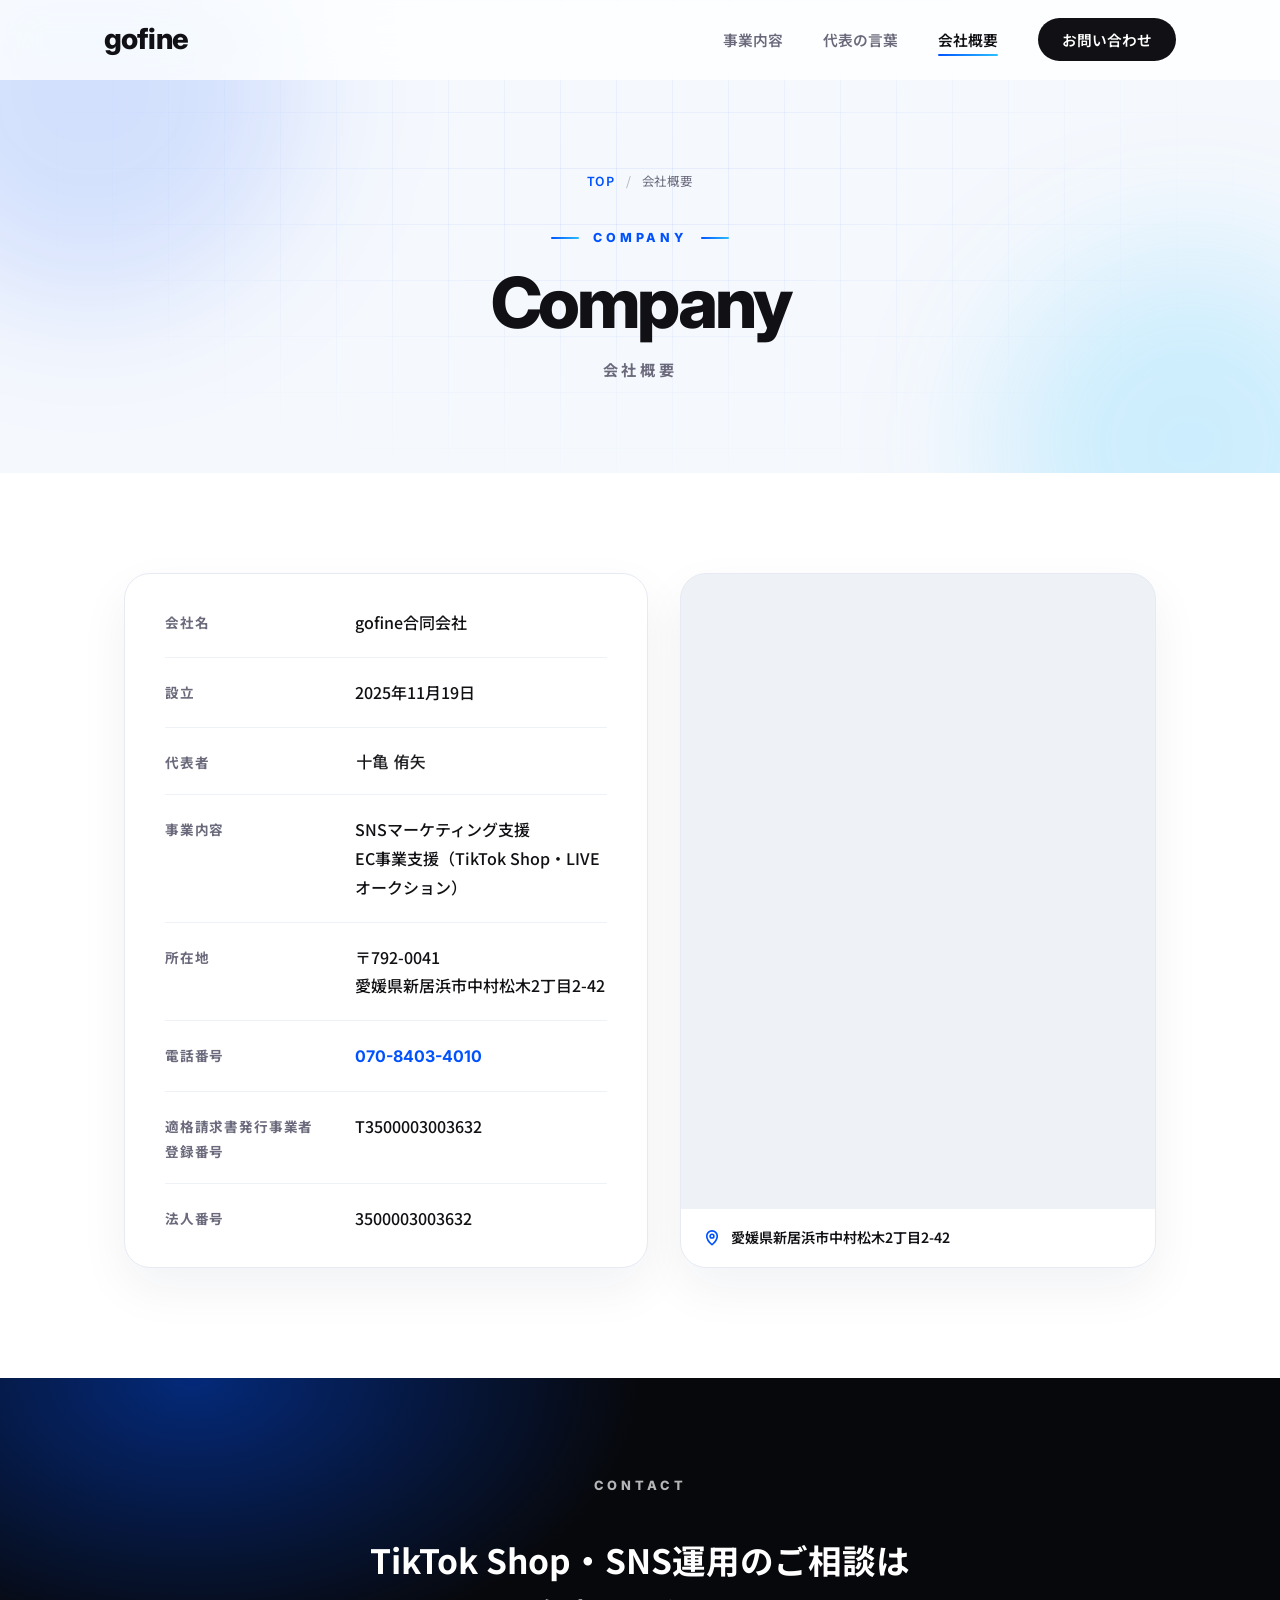
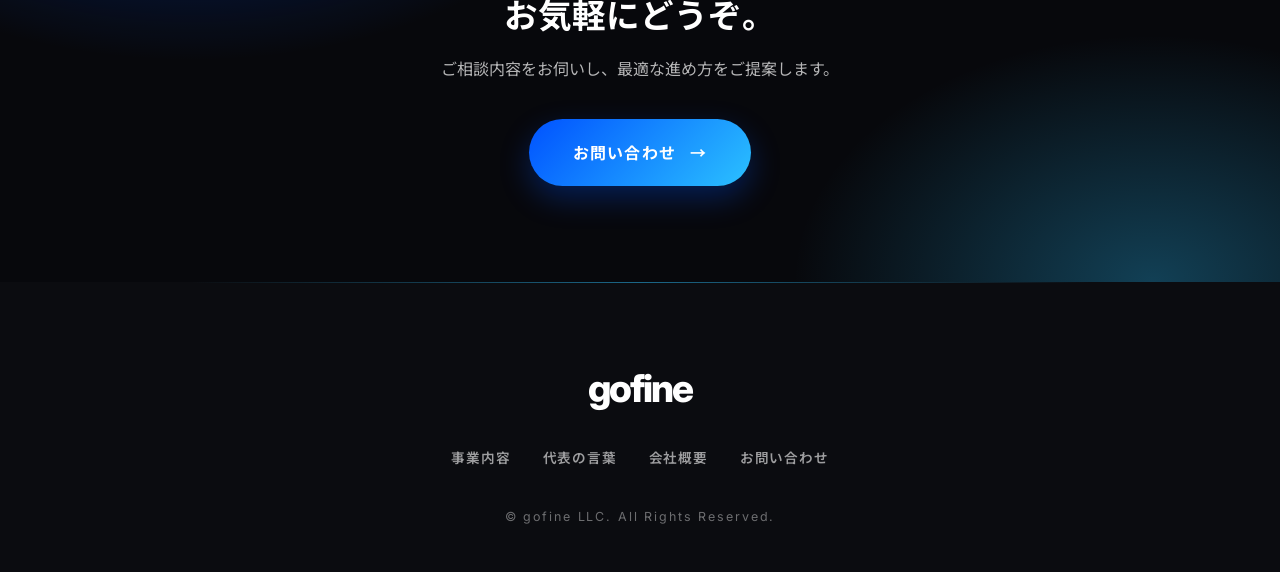
<file: company.html>
<!DOCTYPE html>
<html lang="ja">
<head>
    <meta charset="UTF-8">
    <meta name="viewport" content="width=device-width, initial-scale=1.0">
    <title>会社概要 | gofine合同会社</title>
    <meta name="description" content="gofine合同会社の会社概要です。設立日、所在地（愛媛県新居浜市）、電話番号、法人番号、適格請求書発行事業者登録番号などをご案内します。">
    <link rel="canonical" href="https://goesfine.com/company.html">
    <meta property="og:site_name" content="gofine合同会社">
    <meta property="og:title" content="会社概要 | gofine合同会社">
    <meta property="og:description" content="gofine合同会社の会社概要です。設立日・所在地などをご案内します。">
    <meta property="og:type" content="article">
    <meta property="og:url" content="https://goesfine.com/company.html">
    <meta name="format-detection" content="telephone=no">
    <link rel="icon" type="image/png" href="favicon.png">
    <link rel="apple-touch-icon" href="favicon.png">
    <link rel="preconnect" href="https://fonts.googleapis.com">
    <link rel="preconnect" href="https://fonts.gstatic.com" crossorigin>
    <link href="https://fonts.googleapis.com/css2?family=Inter:wght@400;500;700;800;900&family=Noto+Sans+JP:wght@300;400;500;600;700&family=Shippori+Mincho:wght@400;700&display=swap" rel="stylesheet">
    <link rel="stylesheet" href="style.css">
    <style>
      .container { max-width: 1160px; margin: 0 auto; padding: 0 5%; }

      /* ---- Page hero ---- */
      .page-hero { position: relative; overflow: hidden; isolation: isolate; padding: calc(var(--header-height) + 90px) 0 90px; background: #f5f8fd; text-align: center; }
      .page-hero::before { content: ""; position: absolute; inset: 0; z-index: -1; background-image: linear-gradient(rgba(0,82,255,.07) 1px, transparent 1px), linear-gradient(90deg, rgba(0,82,255,.07) 1px, transparent 1px); background-size: 56px 56px; -webkit-mask-image: radial-gradient(60% 80% at 50% 40%, #000, transparent 80%); mask-image: radial-gradient(60% 80% at 50% 40%, #000, transparent 80%); animation: gridDrift 24s linear infinite; }
      @keyframes gridDrift { to { background-position: 56px 56px, 56px 56px; } }
      .ph-orb { position: absolute; border-radius: 50%; filter: blur(70px); z-index: -1; pointer-events: none; }
      .ph-orb.o1 { width: 420px; height: 420px; left: -120px; top: -120px; background: rgba(0,82,255,.14); animation: orb 16s ease-in-out infinite alternate; }
      .ph-orb.o2 { width: 380px; height: 380px; right: -100px; bottom: -160px; background: rgba(43,193,255,.2); animation: orb 20s ease-in-out infinite alternate-reverse; }
      @keyframes orb { to { transform: translate(100px, 60px) scale(1.12); } }
      .crumb { font-size: .78rem; color: var(--c-text-light); letter-spacing: .08em; margin-bottom: 26px; }
      .crumb a { color: var(--c-primary); font-weight: 600; }
      .crumb span { margin: 0 10px; opacity: .5; }
      .ph-label { display: inline-flex; align-items: center; gap: 14px; font-family: var(--font-en); font-size: .78rem; font-weight: 800; letter-spacing: .3em; color: var(--c-primary); margin-bottom: 16px; }
      .ph-label::before, .ph-label::after { content: ""; width: 28px; height: 2px; background: var(--gradient-accent); border-radius: 2px; }
      .ph-title { font-family: var(--font-en); font-size: clamp(2.6rem, 6vw, 4.4rem); font-weight: 800; letter-spacing: -.045em; line-height: 1.05; overflow: hidden; padding-bottom: .06em; }
      .ph-title > span { display: inline-block; transform: translateY(105%); animation: up 1.1s .1s var(--ease-out-expo) forwards; }
      .ph-ja { font-size: .95rem; font-weight: 700; letter-spacing: .24em; color: var(--c-text-light); margin-top: 12px; opacity: 0; animation: fade .9s .4s var(--ease-out-expo) forwards; }
      @keyframes up { to { transform: none; } }
      @keyframes fade { from { opacity: 0; transform: translateY(10px); } to { opacity: 1; transform: none; } }

      /* ---- Profile ---- */
      .profile { background: #fff; padding: 100px 0 110px; }
      .pf-grid { display: grid; grid-template-columns: 1.1fr 1fr; gap: 32px; align-items: stretch; }
      .pf-card { background: #fff; border: 1px solid #e6ebf3; border-radius: 26px; box-shadow: 0 20px 50px rgba(11, 26, 64, .06); padding: 14px 40px; }
      .pf-list { margin: 0; }
      .pf-row { display: grid; grid-template-columns: 170px 1fr; gap: 20px; padding: 20px 0; border-bottom: 1px solid #eef1f6; position: relative; }
      .pf-row:last-child { border-bottom: 0; }
      .pf-row::after { content: ""; position: absolute; left: 0; bottom: -1px; height: 1px; width: 0; background: var(--gradient-accent); transition: width .8s var(--ease-out-expo); }
      .pf-row:hover::after { width: 100%; }
      .pf-row dt { font-size: .85rem; font-weight: 700; color: var(--c-text-light); letter-spacing: .06em; padding-top: 2px; }
      .pf-row dd { margin: 0; font-size: 1rem; font-weight: 500; color: var(--c-text); line-height: 1.8; }
      .pf-row dd .nw { white-space: nowrap; }
      .pf-row dd .mono { font-family: var(--font-en); font-weight: 600; letter-spacing: .04em; }
      .pf-map { border-radius: 26px; overflow: hidden; border: 1px solid #e6ebf3; box-shadow: 0 20px 50px rgba(11, 26, 64, .06); min-height: 420px; background: #eef1f6; display: flex; flex-direction: column; }
      .pf-map iframe { flex: 1; width: 100%; min-height: 360px; border: 0; display: block; }
      .pf-map-cap { display: flex; align-items: center; gap: 10px; padding: 16px 22px; background: #fff; font-size: .88rem; font-weight: 600; }
      .pf-map-cap svg { color: var(--c-primary); flex: none; }

      /* ---- CTA band ---- */
      .cta { position: relative; overflow: hidden; isolation: isolate; background: #07080c; color: #fff; padding: 96px 0; text-align: center; }
      .cta::before { content: ""; position: absolute; inset: 0; z-index: -1; background: radial-gradient(50% 80% at 15% 0%, rgba(0,82,255,.45), transparent 70%), radial-gradient(40% 70% at 90% 100%, rgba(43,193,255,.3), transparent 70%); }
      .cta-en { font-family: var(--font-en); font-weight: 800; font-size: .8rem; letter-spacing: .3em; color: #2bc1ff; margin-bottom: 16px; }
      .cta h2 { font-family: var(--font-sans); font-size: clamp(1.5rem, 3vw, 2.1rem); font-weight: 700; line-height: 1.6; margin-bottom: 14px; }
      .cta p { color: rgba(255,255,255,.7); margin-bottom: 36px; }
      .btn-primary { display: inline-flex; align-items: center; gap: 14px; padding: 19px 44px; border-radius: 100px; background: var(--gradient-accent); color: #fff; font-weight: 700; letter-spacing: .08em; box-shadow: 0 12px 30px rgba(0, 82, 255, .3); transition: transform var(--transition-fast), box-shadow var(--transition-fast); }
      .btn-primary:hover { opacity: 1; transform: translateY(-2px); box-shadow: 0 16px 36px rgba(0, 82, 255, .4); }

      @media (max-width: 1024px) { .pf-grid { grid-template-columns: 1fr; } .pf-map { min-height: 340px; } }
      @media (max-width: 768px) {
        .page-hero { padding: calc(var(--header-height) + 56px) 0 60px; }
        .profile { padding: 64px 0 72px; }
        .pf-card { padding: 6px 22px; border-radius: 20px; }
        .pf-row { grid-template-columns: 1fr; gap: 2px; padding: 16px 0; }
        .pf-row dt { font-size: .78rem; }
        .pf-row dt br { display: none; }
        .pf-map { border-radius: 20px; }
        .cta { padding: 72px 0; }
      }
      @media (prefers-reduced-motion: reduce) { .ph-title > span { transform: none; animation: none; } .ph-ja { opacity: 1; animation: none; } }
    </style>
</head>
<body>
    <div id="moving-bg"></div>

    <header class="header" id="header">
        <div class="header-inner">
            <div class="logo"><a href="index.html">gofine</a></div>
            <button class="menu-btn" id="menu-btn" type="button" aria-label="メニューを開く" aria-expanded="false" aria-controls="gnav"><span></span><span></span><span></span></button>
            <nav class="gnav" id="gnav" aria-label="メインメニュー">
                <ul class="gnav-list">
                    <li><a href="service.html" class="nav-link">事業内容</a></li>
                    <li><a href="message.html" class="nav-link">代表の言葉</a></li>
                    <li><a href="company.html" class="nav-link" aria-current="page">会社概要</a></li>
                    <li><a href="index.html#contact" class="nav-link is-cta">お問い合わせ</a></li>
                </ul>
            </nav>
        </div>
    </header>

    <main>
        <section class="page-hero">
            <div class="ph-orb o1" aria-hidden="true"></div>
            <div class="ph-orb o2" aria-hidden="true"></div>
            <div class="container">
                <p class="crumb"><a href="index.html">TOP</a><span>/</span>会社概要</p>
                <p class="ph-label">COMPANY</p>
                <h1 class="ph-title"><span>Company</span></h1>
                <p class="ph-ja">会社概要</p>
            </div>
        </section>

        <section class="profile">
            <div class="container">
                <div class="pf-grid">
                    <div class="pf-card reveal">
                        <dl class="pf-list">
                            <div class="pf-row"><dt>会社名</dt><dd>gofine合同会社</dd></div>
                            <div class="pf-row"><dt>設立</dt><dd>2025年11月19日</dd></div>
                            <div class="pf-row">
                                <dt>代表者</dt>
                                <dd>
                                    <!-- 代表者名は画像で表示（ページ内・ソースコードに名前の文字を含めないため。画像は robots.txt で検索エンジンの読み取りを禁止） -->
                                    <img src="rep.png" alt="代表者" width="108" height="36" style="display:block;height:24px;width:auto;margin-top:2px" loading="lazy" decoding="async">
                                </dd>
                            </div>
                            <div class="pf-row"><dt>事業内容</dt><dd>SNSマーケティング支援<br>EC事業支援（TikTok Shop・LIVEオークション）</dd></div>
                            <div class="pf-row"><dt>所在地</dt><dd>〒792-0041<br>愛媛県新居浜市<span class="nw">中村松木2丁目2-42</span></dd></div>
                            <div class="pf-row"><dt>電話番号</dt><dd><a href="tel:07084034010" class="tel-link">070-8403-4010</a></dd></div>
                            <div class="pf-row"><dt>適格請求書発行事業者<br>登録番号</dt><dd class="mono">T3500003003632</dd></div>
                            <div class="pf-row"><dt>法人番号</dt><dd class="mono">3500003003632</dd></div>
                        </dl>
                    </div>
                    <div class="pf-map reveal delay-1">
                        <iframe title="gofine合同会社 所在地の地図" loading="lazy" referrerpolicy="no-referrer-when-downgrade" src="https://maps.google.com/maps?q=愛媛県新居浜市中村松木2丁目2-42&amp;hl=ja&amp;z=15&amp;output=embed"></iframe>
                        <div class="pf-map-cap"><svg width="18" height="18" viewBox="0 0 24 24" fill="none" stroke="currentColor" stroke-width="2.2" stroke-linecap="round" stroke-linejoin="round"><path d="M12 21s-7-6.2-7-11.5a7 7 0 0 1 14 0C19 14.8 12 21 12 21z"/><circle cx="12" cy="9.5" r="2.5"/></svg>愛媛県新居浜市中村松木2丁目2-42</div>
                    </div>
                </div>
            </div>
        </section>

        <section class="cta">
            <div class="container reveal">
                <p class="cta-en">CONTACT</p>
                <h2>TikTok Shop・SNS運用のご相談は<br>お気軽にどうぞ。</h2>
                <p>ご相談内容をお伺いし、最適な進め方をご提案します。</p>
                <a href="index.html#contact" class="btn-primary">お問い合わせ<span aria-hidden="true">→</span></a>
            </div>
        </section>
    </main>

    <footer class="footer">
        <div class="footer-inner">
            <div class="footer-logo">gofine</div>
            <nav class="footer-nav" aria-label="フッターメニュー">
                <a href="service.html">事業内容</a><a href="message.html">代表の言葉</a><a href="company.html">会社概要</a><a href="index.html#contact">お問い合わせ</a>
            </nav>
            <p class="copyright">&copy; gofine LLC. All Rights Reserved.</p>
        </div>
    </footer>
    <script src="main.js"></script>
</body>
</html>
</file>
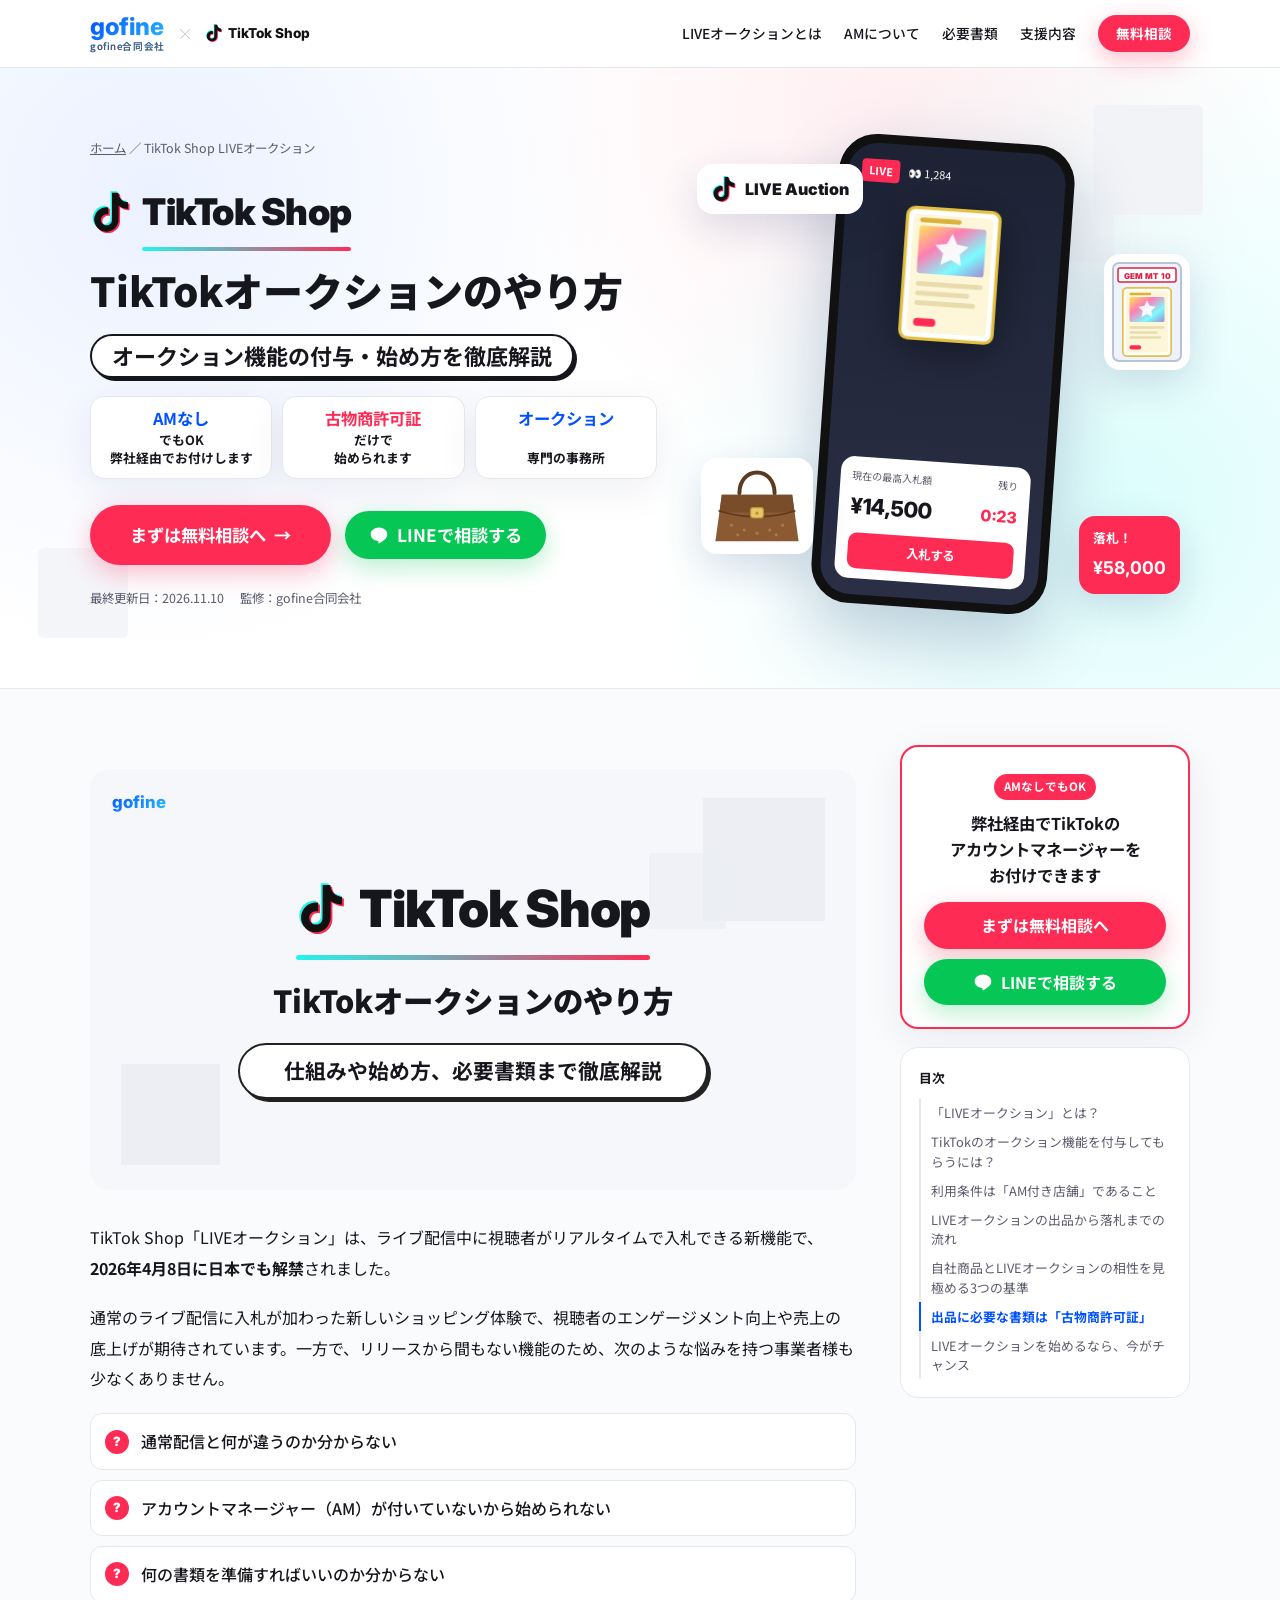
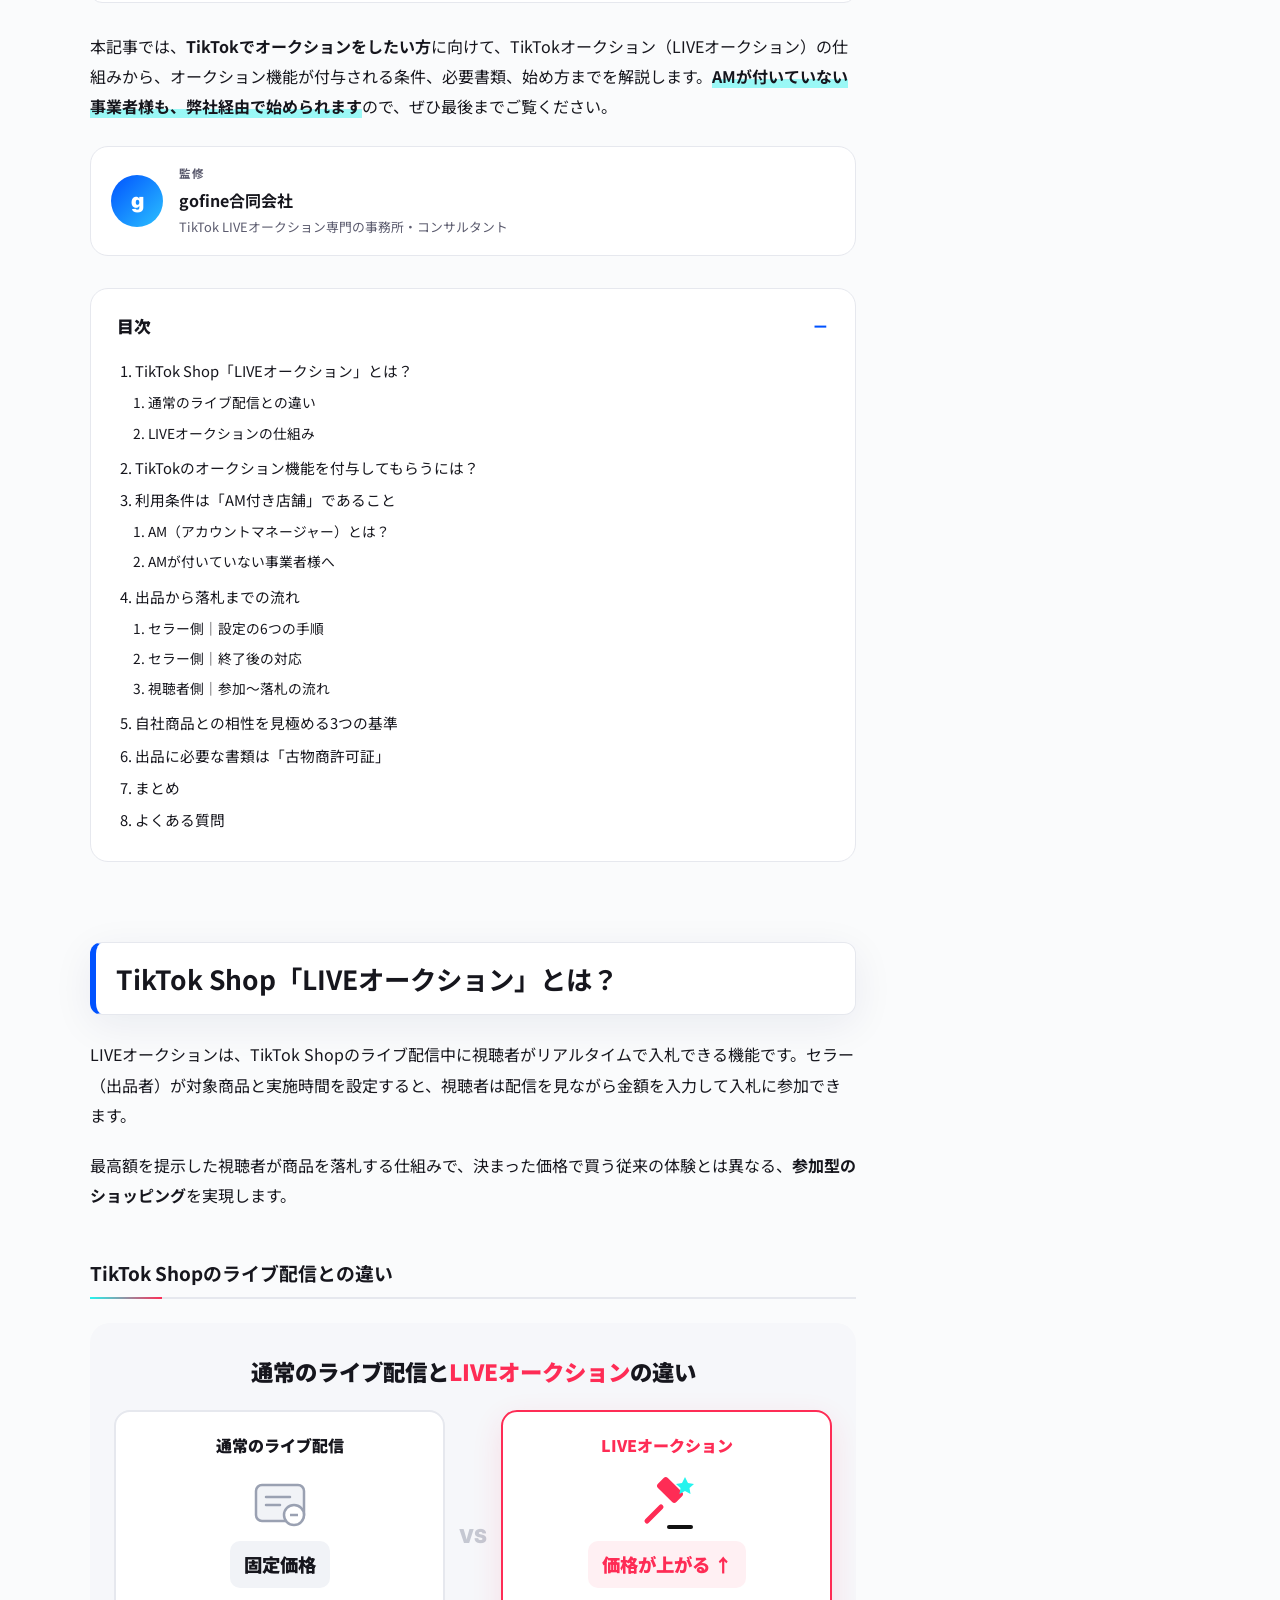
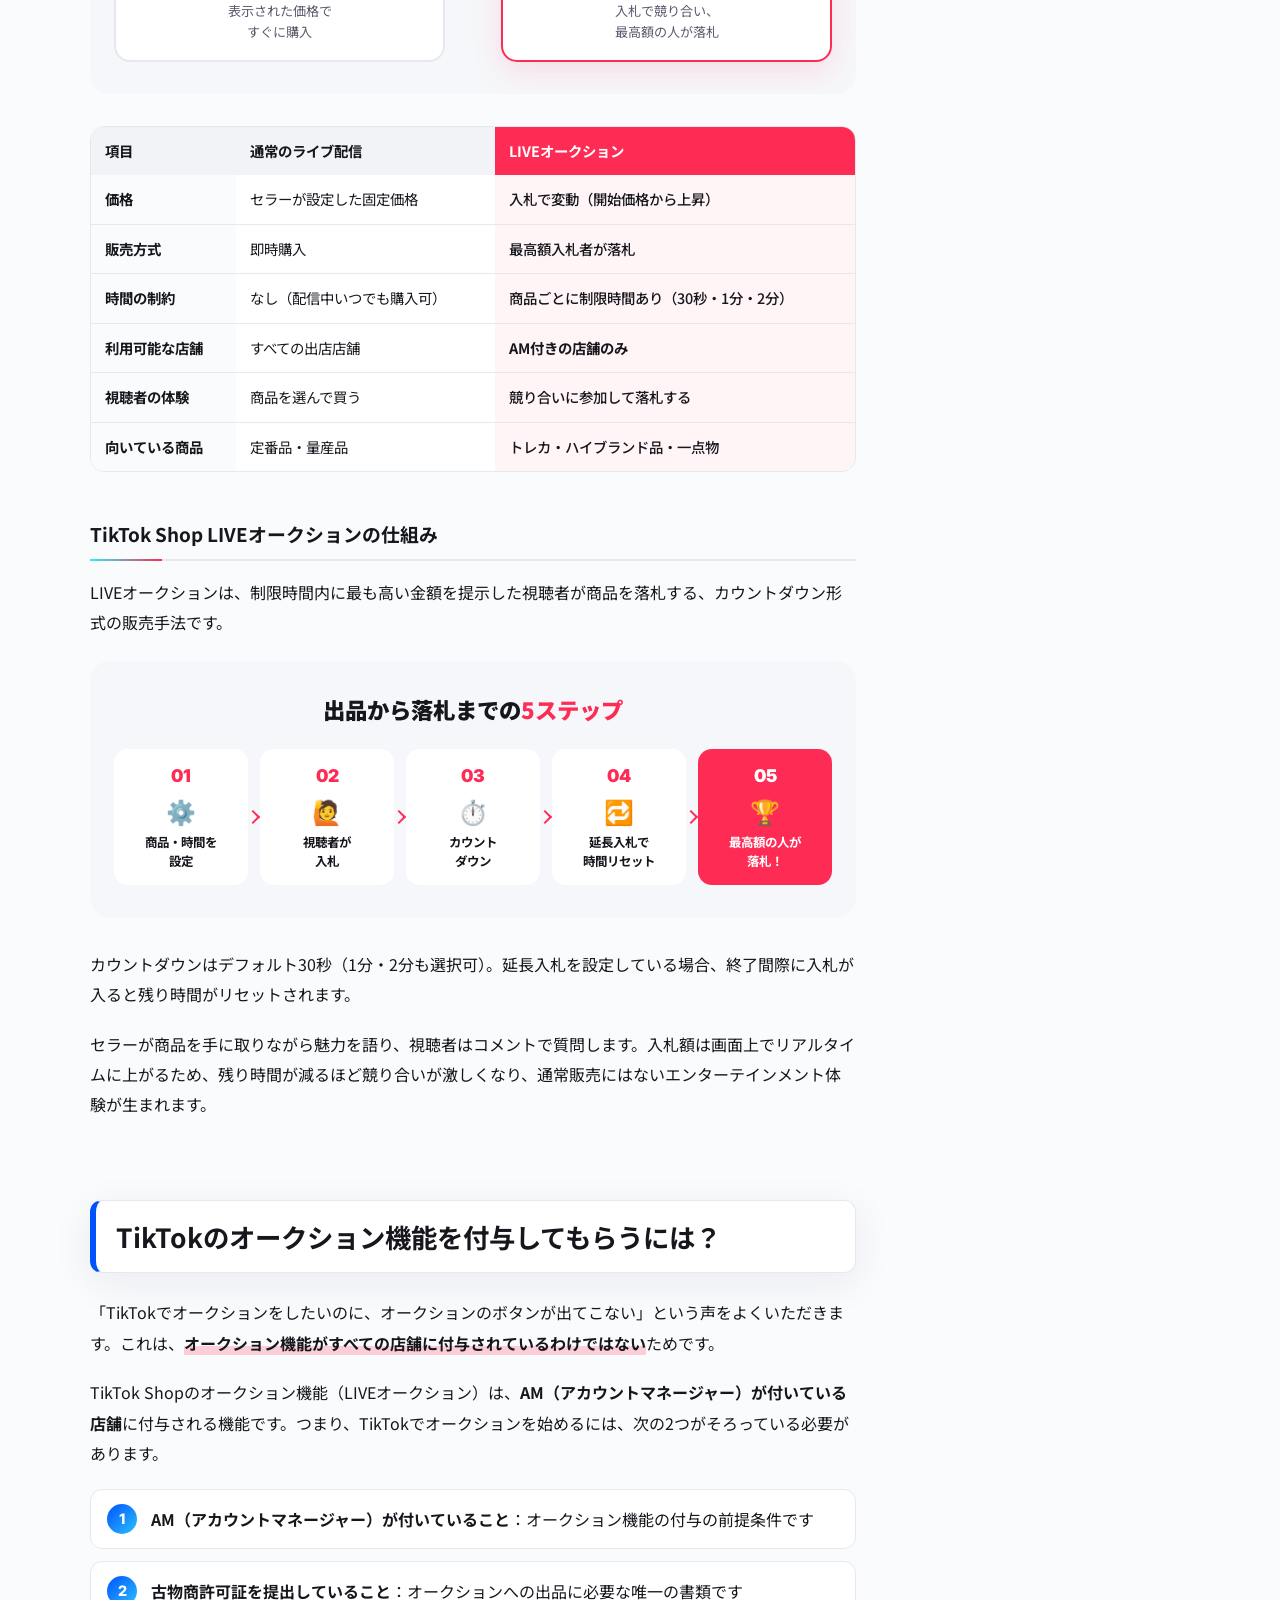
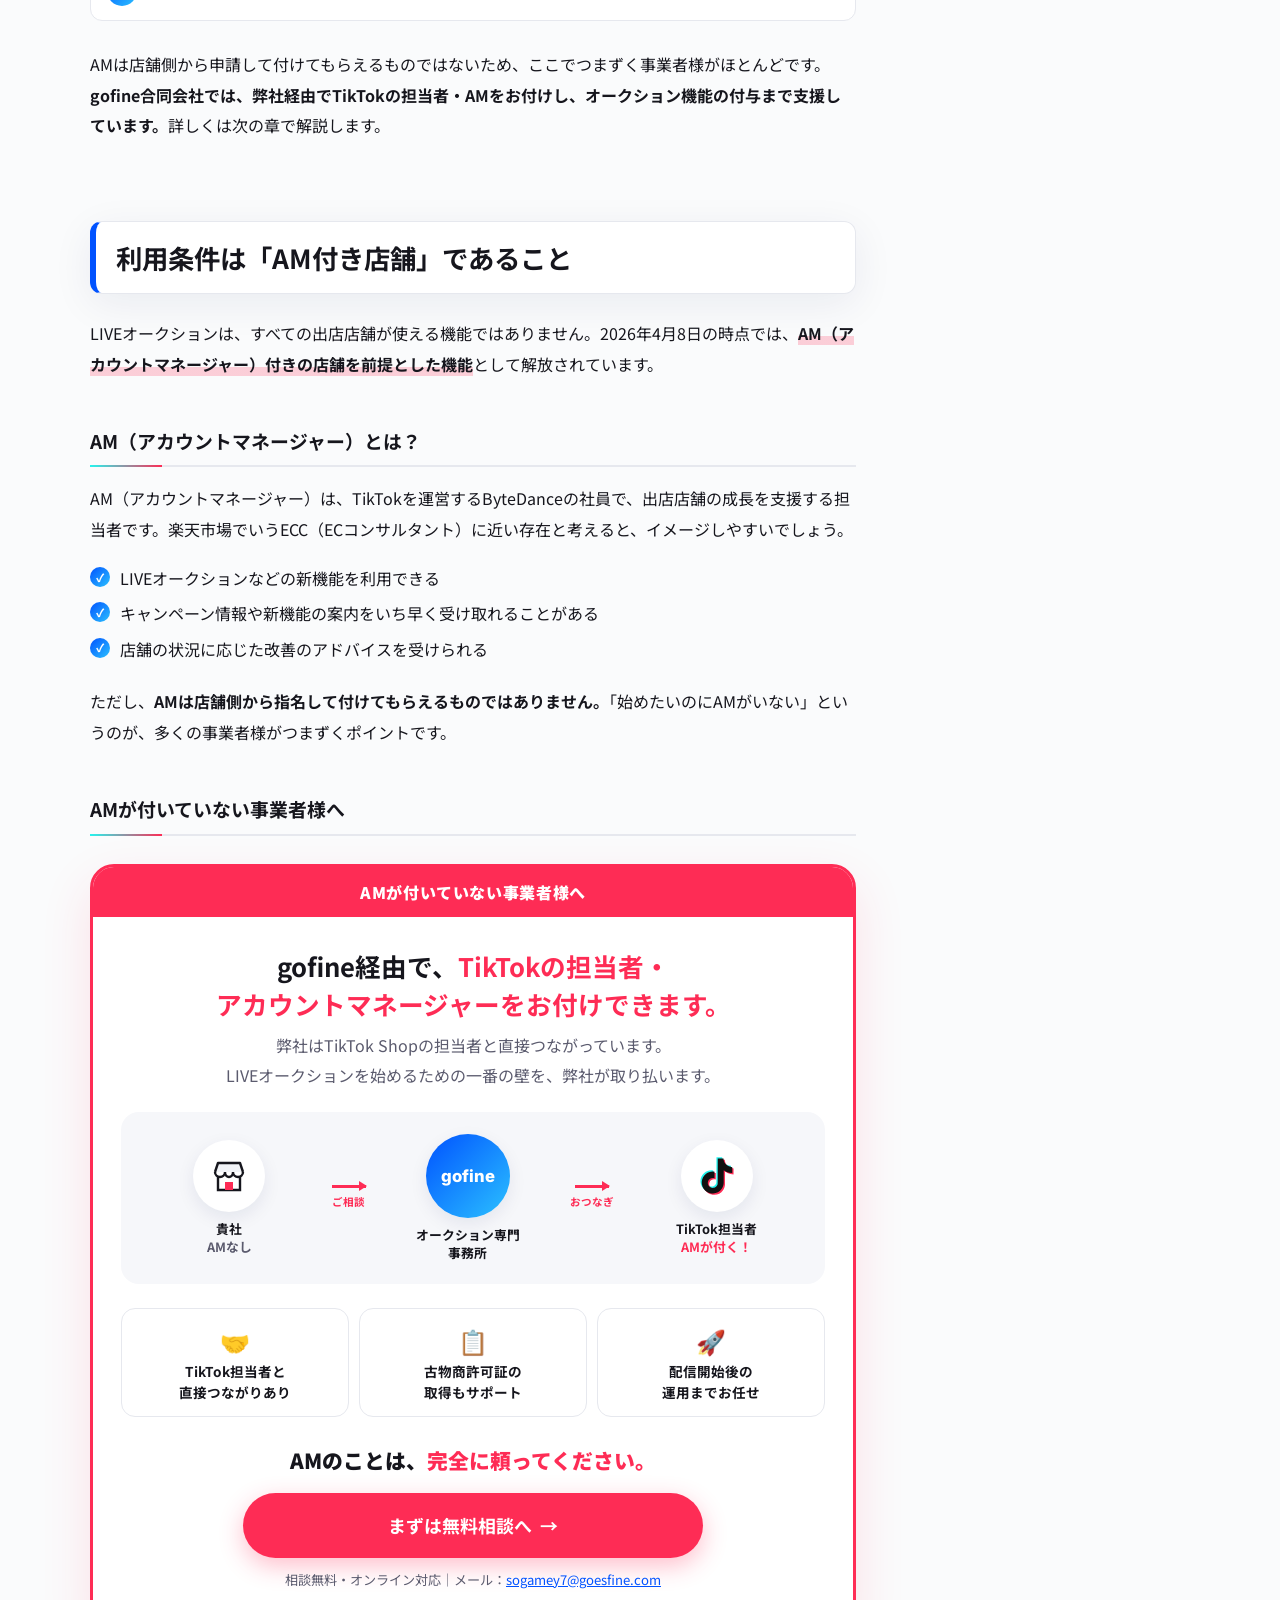
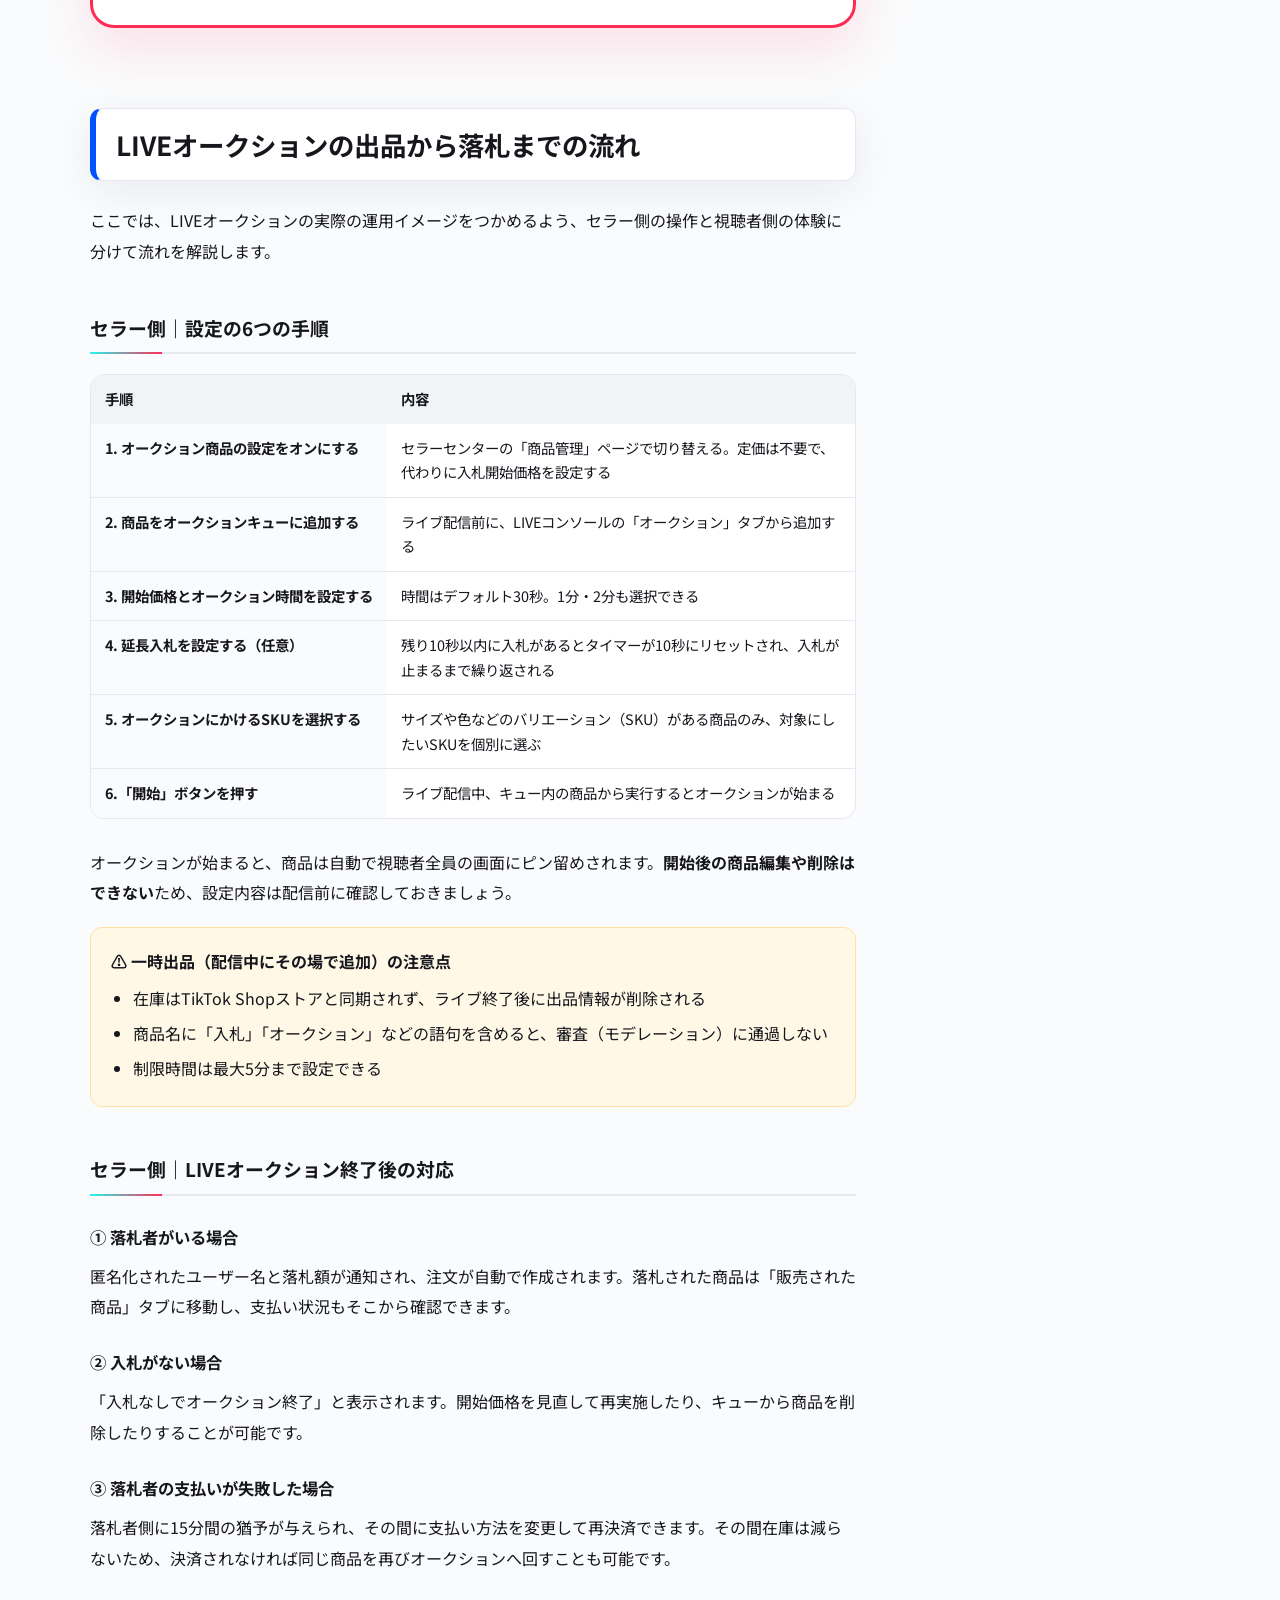
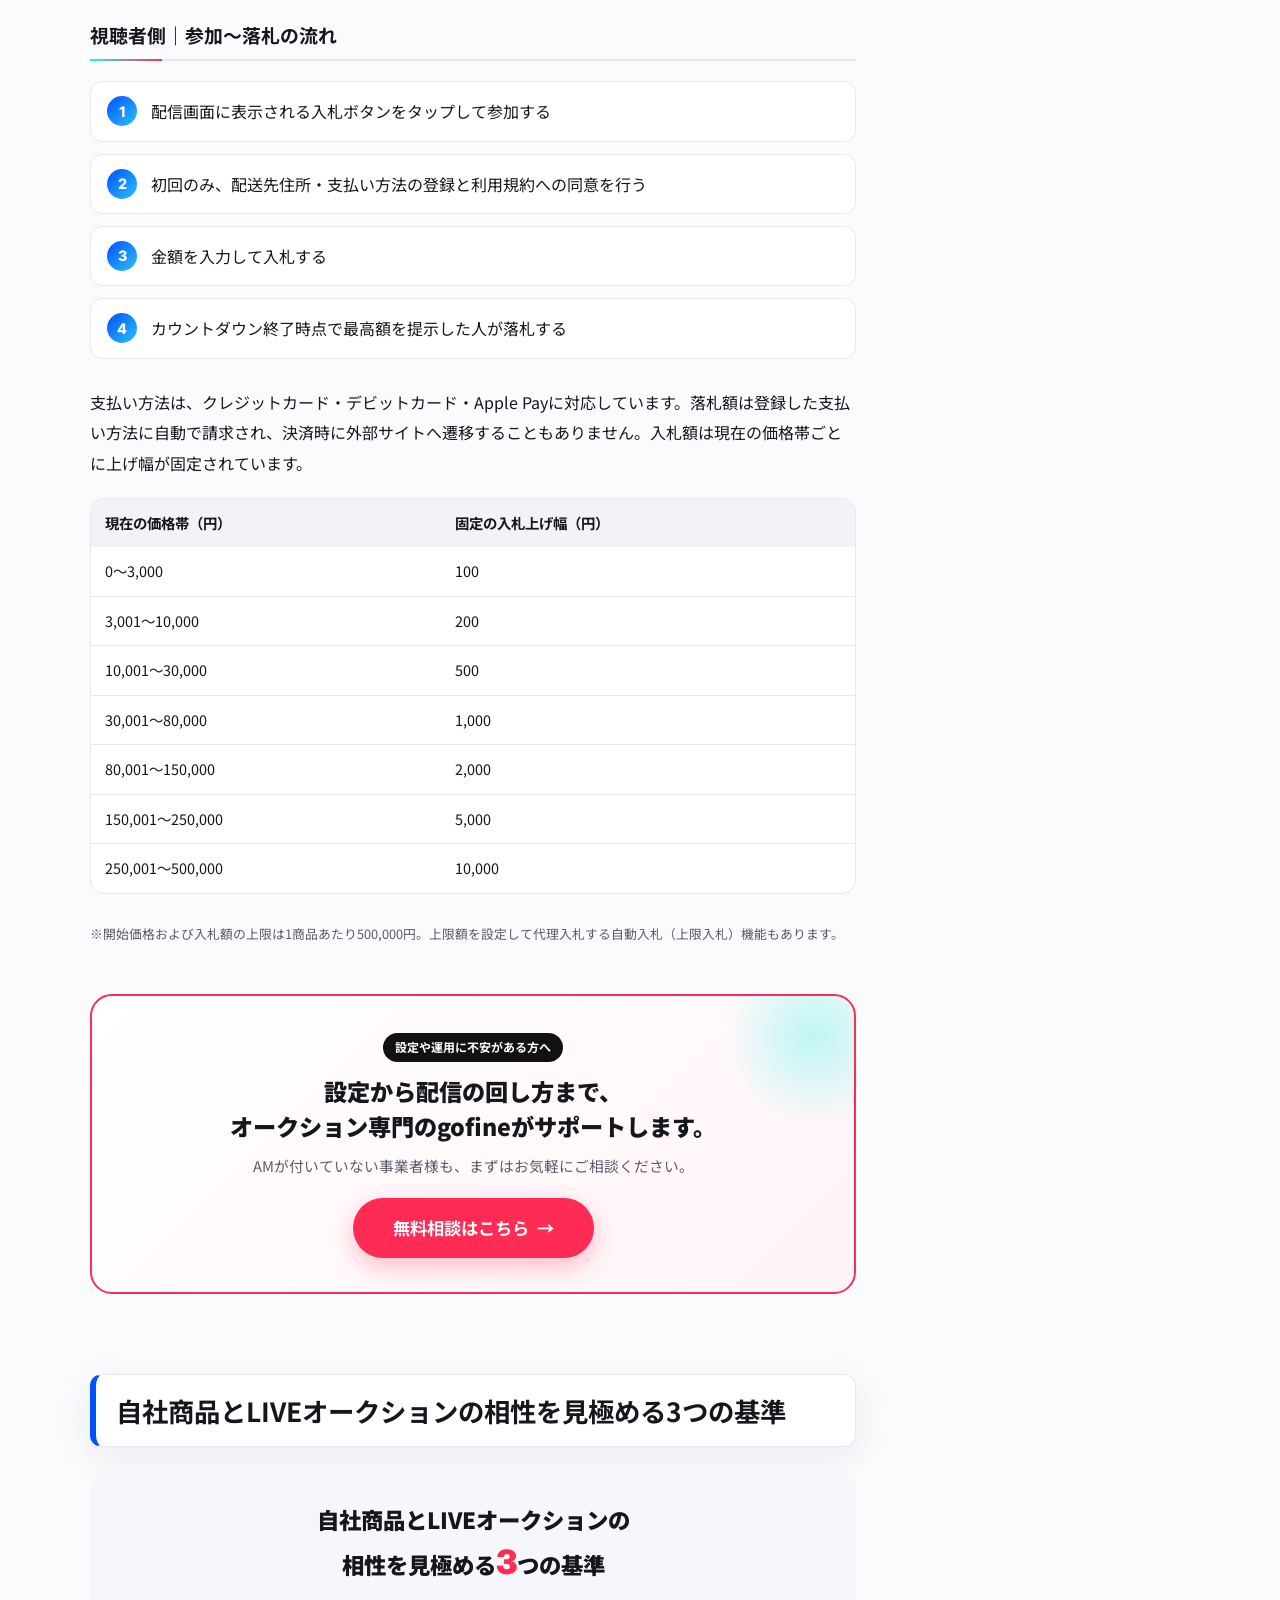
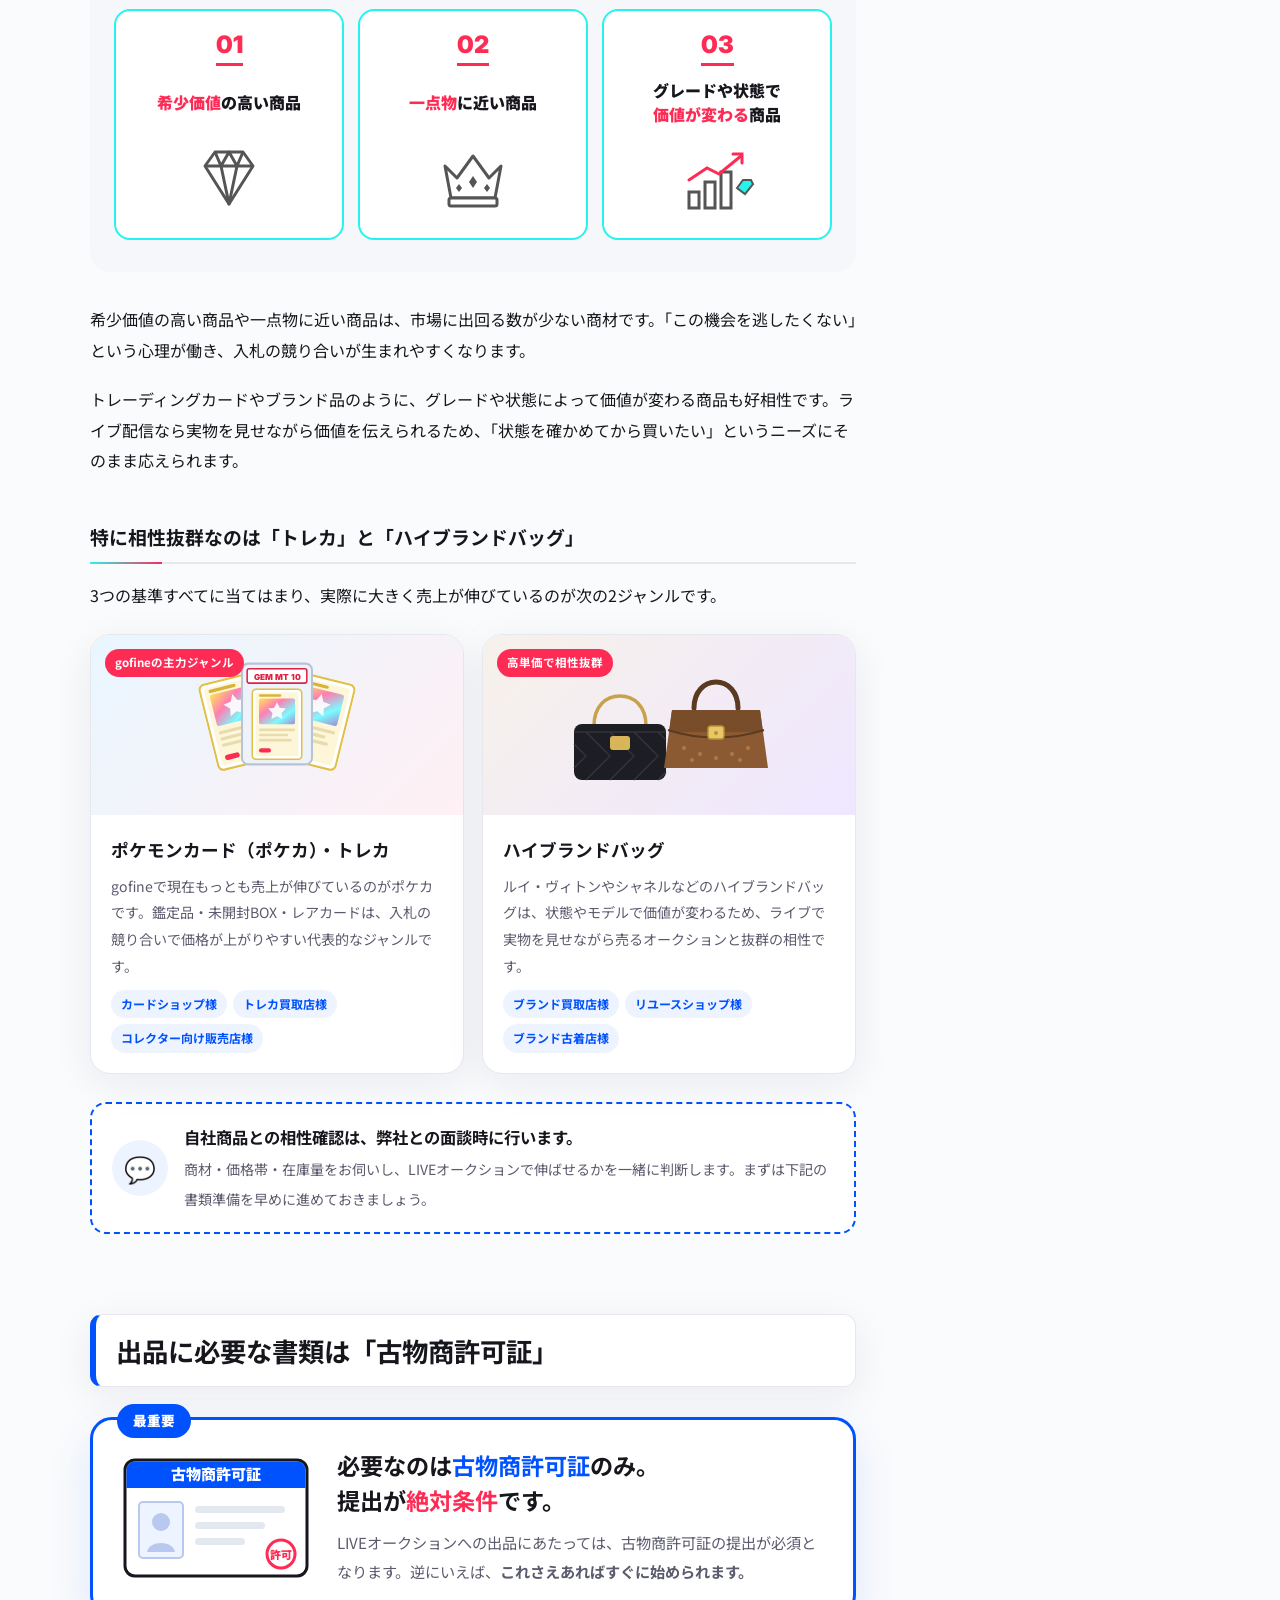
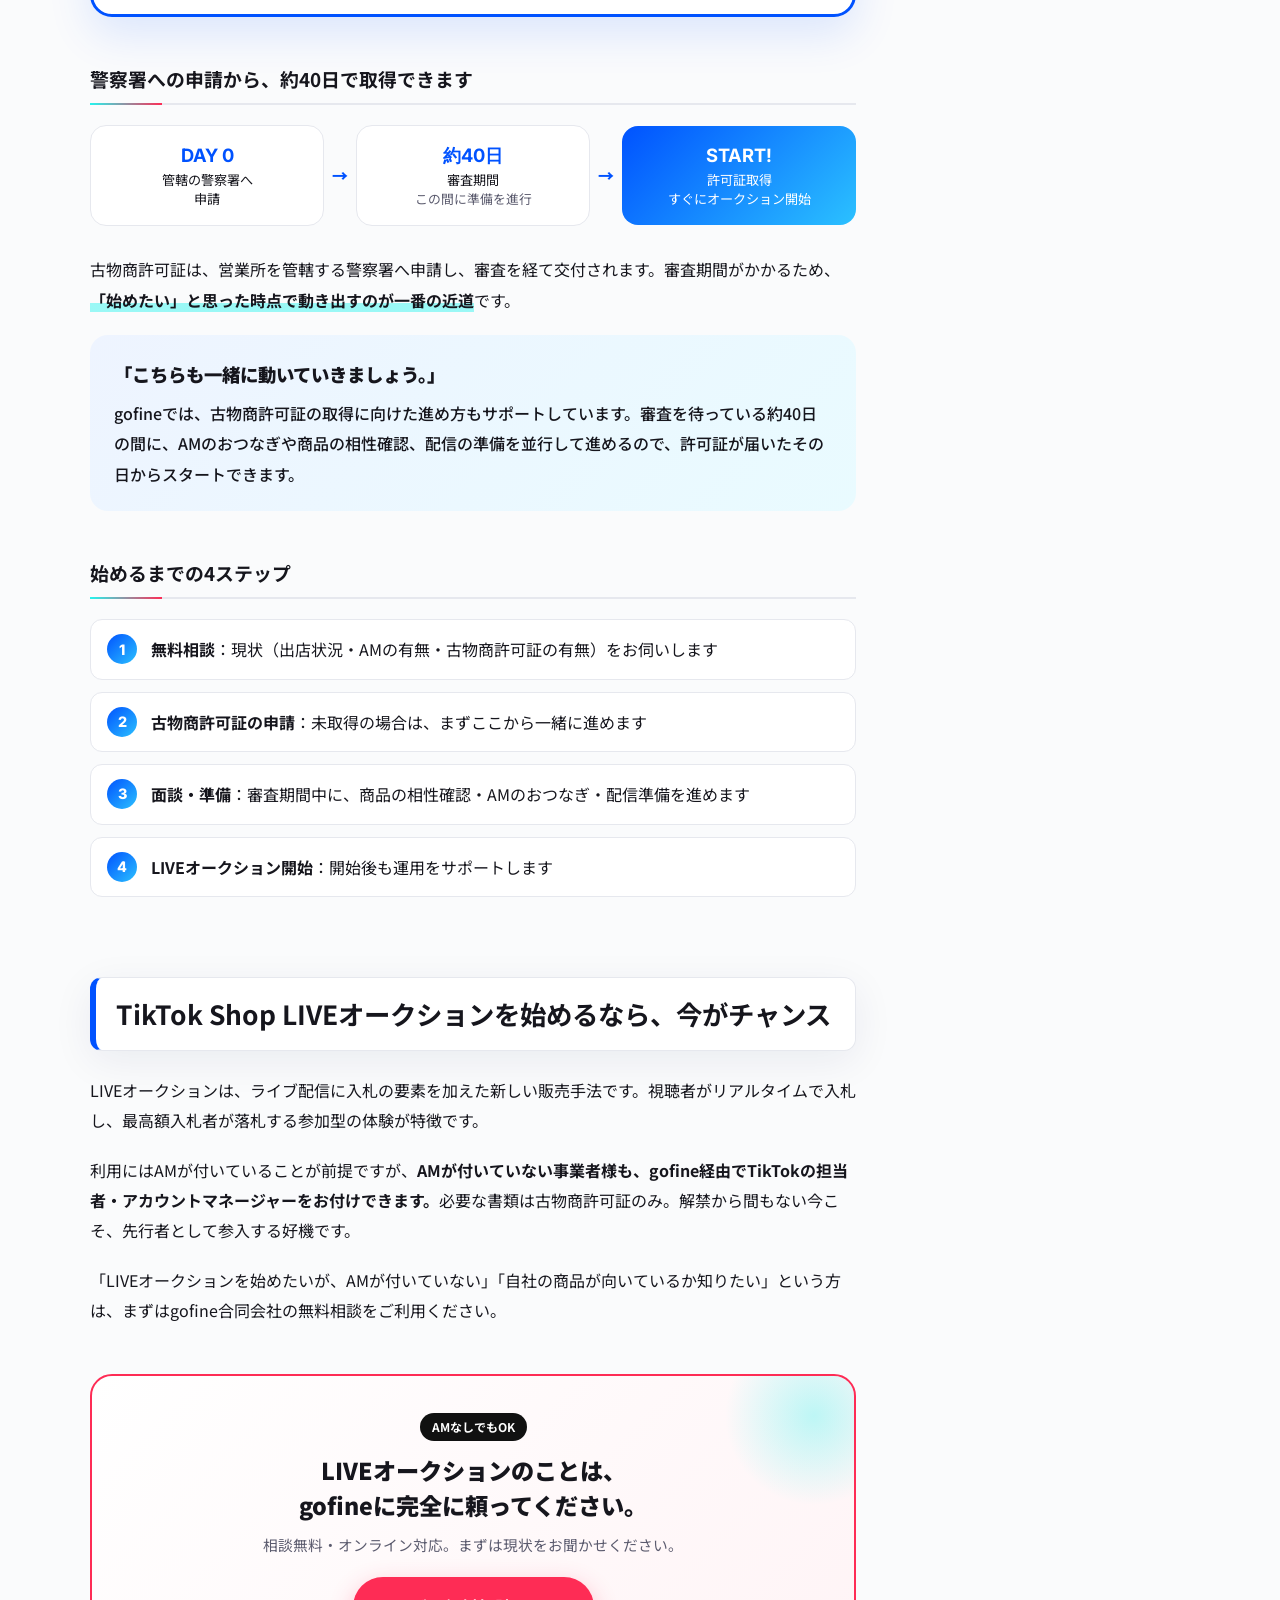
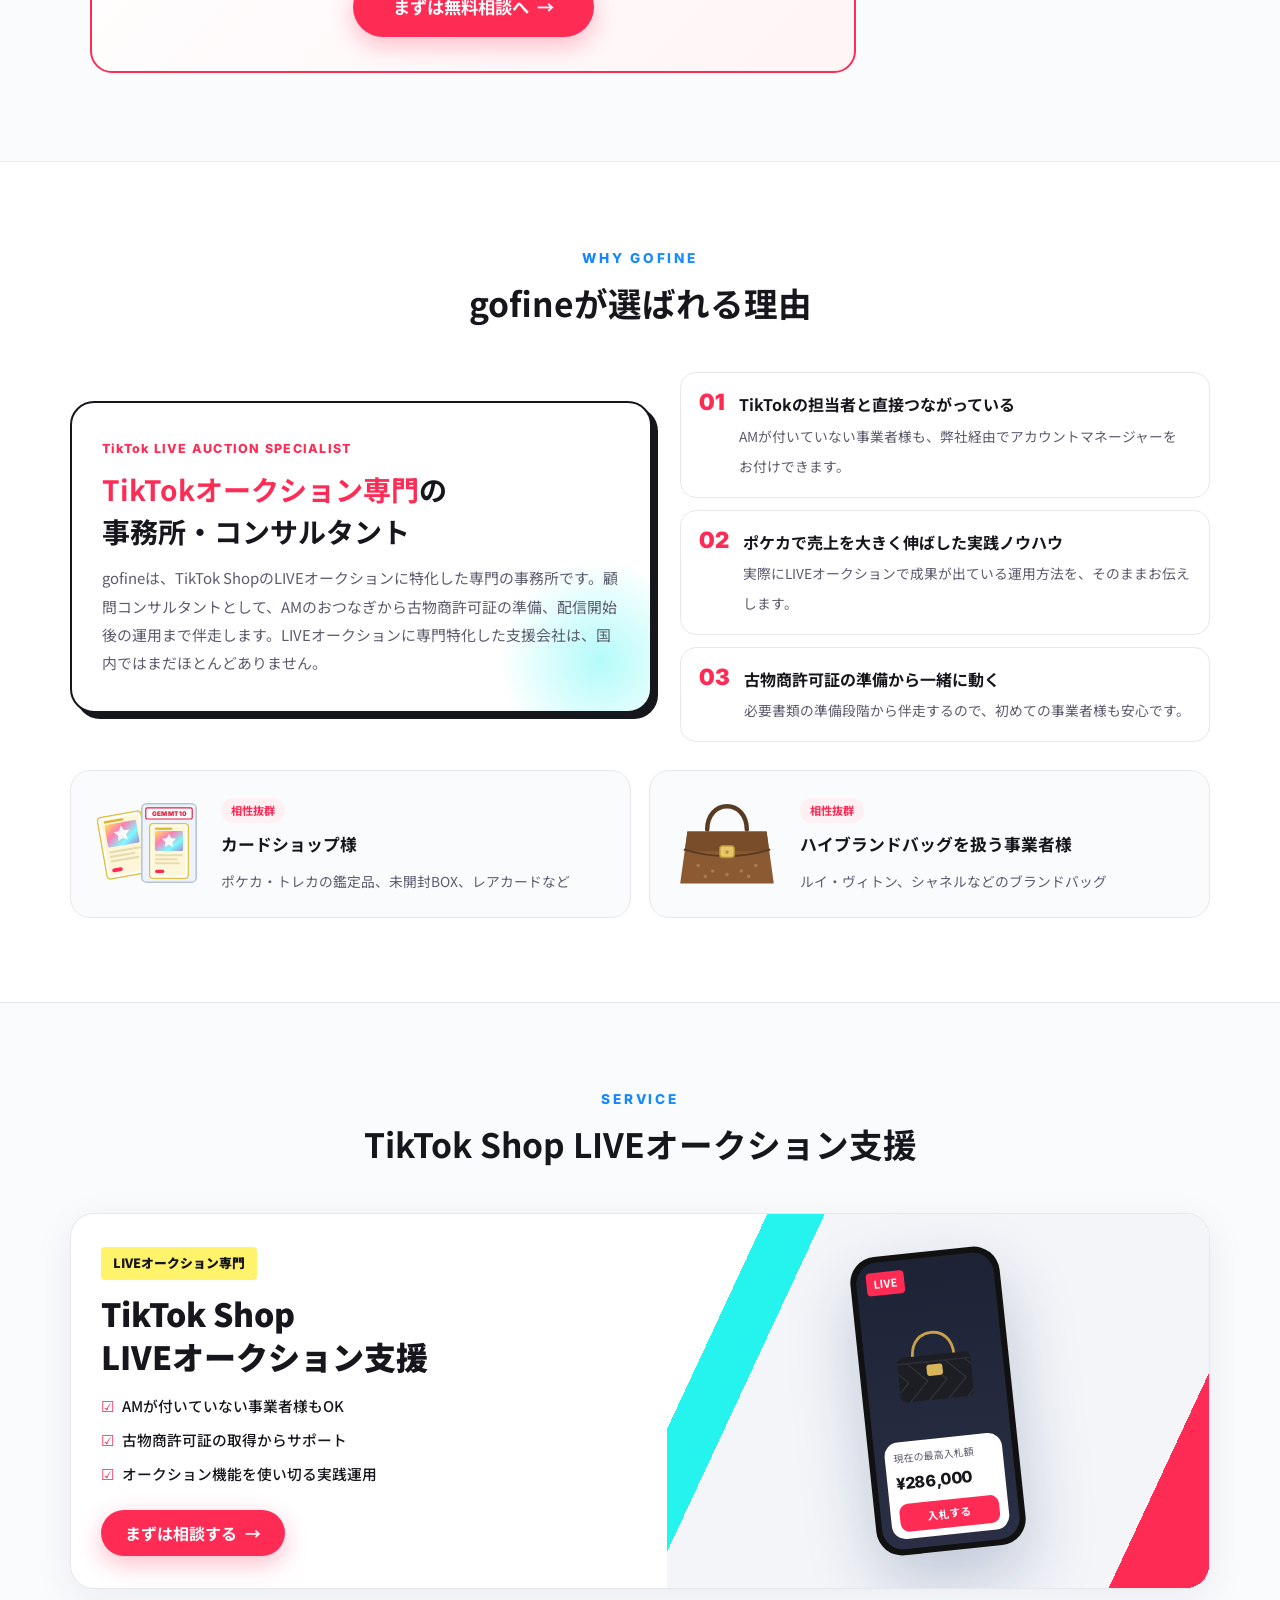
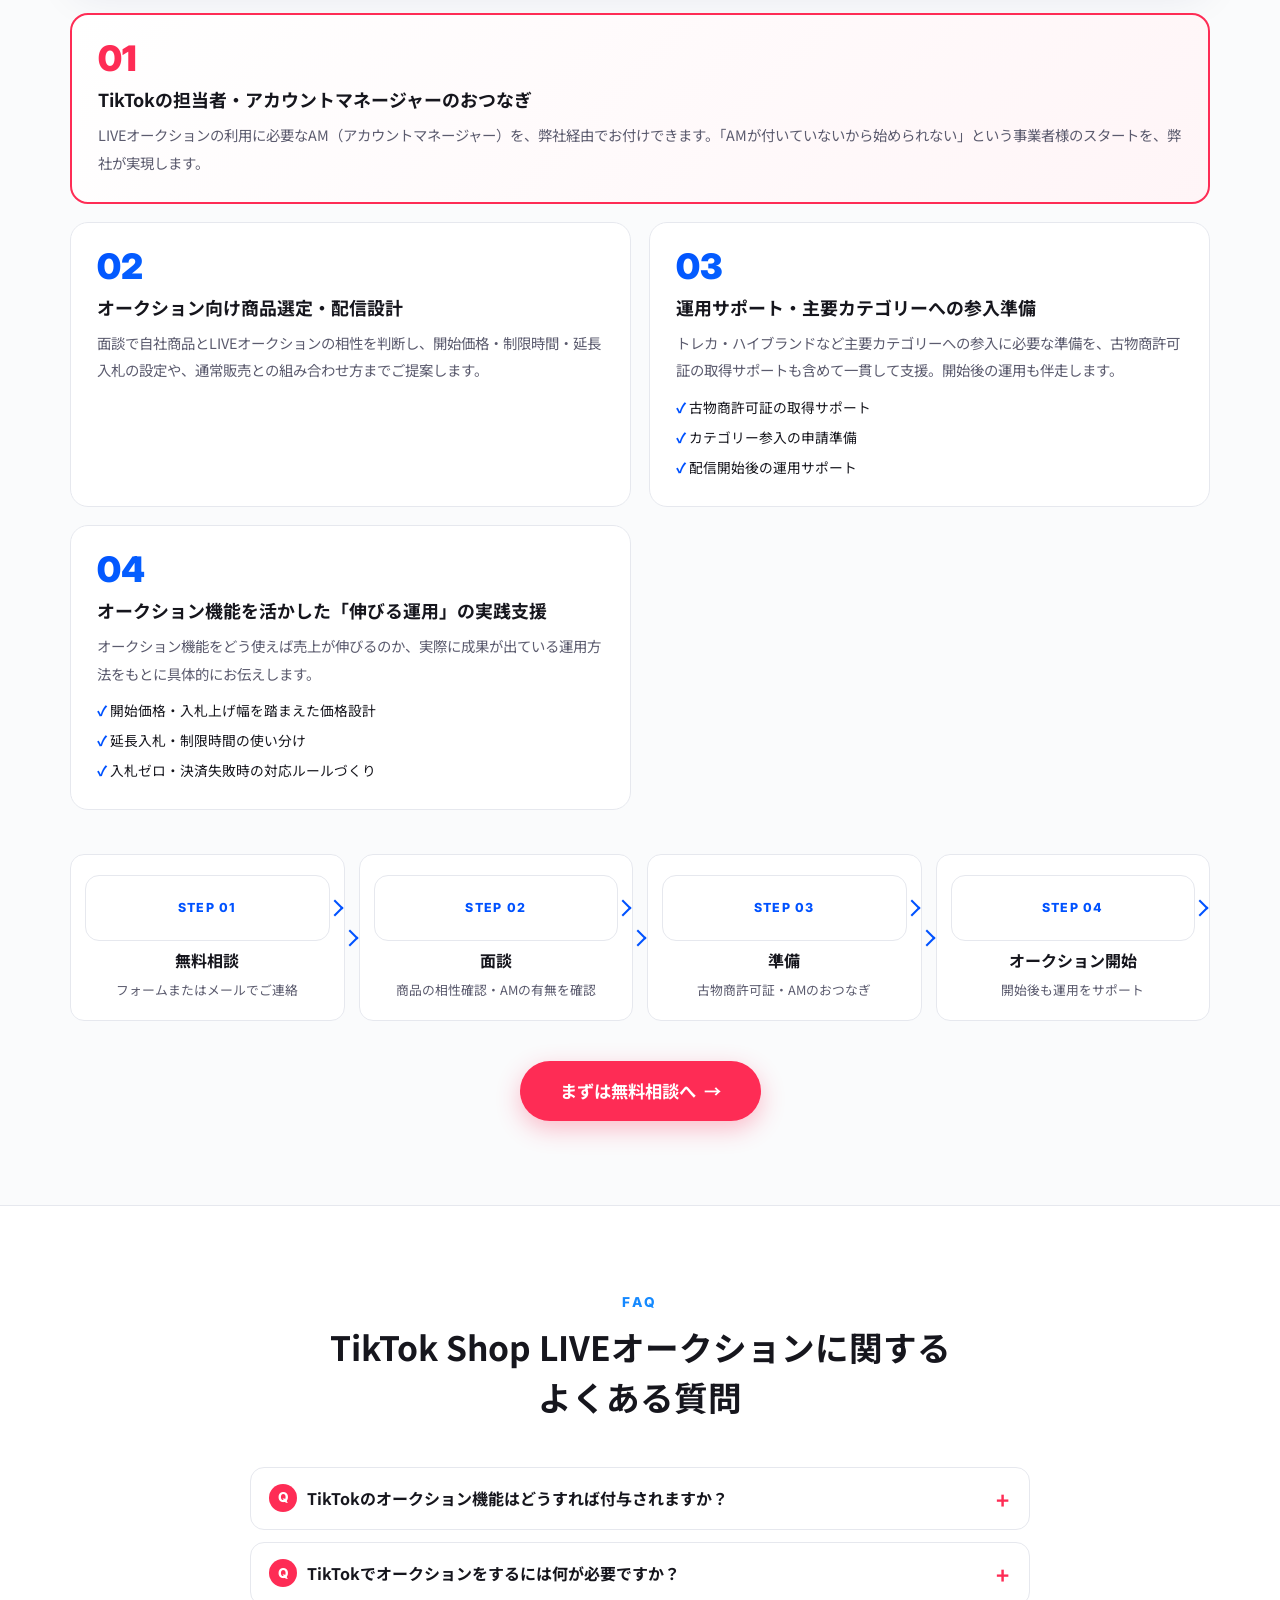
<file: live-auction.html>
<!DOCTYPE html>
<html lang="ja">
<head>
<meta charset="UTF-8">
<meta name="viewport" content="width=device-width, initial-scale=1.0">
<title>TikTokオークションのやり方｜オークション機能の付与・始め方を解説【AMなしOK】｜gofine</title>
<meta name="description" content="TikTokでオークションをしたい方へ。TikTok Shopのオークション機能（LIVEオークション）は、AM（アカウントマネージャー）付きの店舗にしか付与されません。AMが付いていない事業者様も、TikTokオークション専門のgofine合同会社経由でAMをお付けし、オークション機能の付与まで支援します。必要書類は古物商許可証のみ。まずは無料相談へ。">
<meta name="keywords" content="TikTok オークション, TikTokオークション やり方, TikTok オークション機能 付与, TikTok ライブオークション, TikTok Shop, LIVEオークション, ライブオークション, アカウントマネージャー, AM, ポケカ, トレカ, ハイブランド, 古物商許可証, gofine">
<meta property="og:site_name" content="gofine合同会社">
<meta property="og:title" content="TikTokオークションのやり方｜オークション機能の付与・始め方を解説【AMなしOK】">
<meta property="og:description" content="AMが付いていない事業者様も、LIVEオークション専門のgofine合同会社経由でTikTokの担当者をお付けできます。">
<meta property="og:type" content="article">
<meta property="og:url" content="https://goesfine.com/live-auction">
<link rel="canonical" href="https://goesfine.com/live-auction">
<meta name="twitter:card" content="summary_large_image">
<meta name="format-detection" content="telephone=no">
<link rel="preconnect" href="https://fonts.googleapis.com">
<link href="https://fonts.googleapis.com/css2?family=Inter:wght@500;700;800;900&family=Noto+Sans+JP:wght@400;500;700;900&display=swap" rel="stylesheet">

<script type="application/ld+json">
{
  "@context": "https://schema.org",
  "@type": "Article",
  "headline": "TikTokオークションのやり方｜オークション機能の付与・始め方を解説【AMなしOK】",
  "dateModified": "2026-11-10",
  "author": {"@type": "Organization", "name": "gofine合同会社", "url": "https://goesfine.com/"},
  "publisher": {"@type": "Organization", "name": "gofine合同会社", "url": "https://goesfine.com/"}
}
</script>
<script type="application/ld+json">
{
  "@context": "https://schema.org",
  "@type": "FAQPage",
  "mainEntity": [
    {"@type": "Question", "name": "TikTokのオークション機能はどうすれば付与されますか？",
     "acceptedAnswer": {"@type": "Answer", "text": "TikTok Shopのオークション機能は、AM（アカウントマネージャー）が付いている店舗に付与されます。AMが付いていない場合は、gofine合同会社経由でTikTokの担当者・AMをお付けし、オークション機能の付与まで支援します。あわせて古物商許可証の提出が必要です。"}},
    {"@type": "Question", "name": "TikTokでオークションをするには何が必要ですか？",
     "acceptedAnswer": {"@type": "Answer", "text": "AM（アカウントマネージャー）が付いていることと、古物商許可証の提出の2つが必要です。gofine合同会社では、AMのおつなぎと古物商許可証の取得サポートの両方に対応しています。"}},
    {"@type": "Question", "name": "アカウントマネージャー（AM）が付いていなくてもLIVEオークションを始められますか？",
     "acceptedAnswer": {"@type": "Answer", "text": "LIVEオークションはAM付き店舗を前提とした機能です。gofine合同会社にご相談いただければ、弊社経由でTikTokの担当者・アカウントマネージャーをお付けできます。"}},
    {"@type": "Question", "name": "LIVEオークションに必要な書類は何ですか？",
     "acceptedAnswer": {"@type": "Answer", "text": "古物商許可証の提出が絶対条件です。警察署への申請から約40日で取得できます。gofine合同会社では取得のサポートも行っています。"}},
    {"@type": "Question", "name": "入札がなくオークションが不成立だった場合はどうなりますか？",
     "acceptedAnswer": {"@type": "Answer", "text": "「入札なしでオークション終了」と表示されます。開始価格などを見直して再実施するか、オークションキューから商品を削除できます。"}},
    {"@type": "Question", "name": "落札後にキャンセルできますか？",
     "acceptedAnswer": {"@type": "Answer", "text": "落札後のキャンセルは基本的にできません。オークション商品は通常の1時間以内の無料キャンセル期間の対象外で、落札した時点で注文が自動的に確定します。"}},
    {"@type": "Question", "name": "LIVEオークションの送料はどうなりますか？",
     "acceptedAnswer": {"@type": "Answer", "text": "送料は通常の注文と同様に商品ページに表示されます。同一の購入者が複数のオークション商品を落札した場合はまとめて配送される仕組みがあります。"}}
  ]
}
</script>

<style>
:root{
  --c-bg:#fafbfc; --c-surface:#fff; --c-text:#16161d; --c-sub:#5b5b6e; --c-line:#e6e8ee;
  --c-primary:#0052ff; --c-primary-2:#2bc1ff; --c-soft:#eef4ff;
  --tt-pink:#fe2c55; --tt-cyan:#25f4ee; --tt-black:#111;
  --grad:linear-gradient(135deg,var(--c-primary) 0%,var(--c-primary-2) 100%);
  --grad-tt:linear-gradient(90deg,var(--tt-cyan),var(--tt-pink));
  --shadow:0 10px 40px rgba(0,30,90,.07); --radius:18px; --max:1140px; --article:780px; --header:68px;
}
*{box-sizing:border-box;margin:0;padding:0}
html{scroll-behavior:smooth;scroll-padding-top:calc(var(--header) + 16px)}
body{font-family:'Noto Sans JP',sans-serif;color:var(--c-text);background:var(--c-bg);line-height:1.9;-webkit-font-smoothing:antialiased;overflow-x:hidden}
a{color:var(--c-primary)}
svg{display:block}
.en{font-family:'Inter',sans-serif}
.pink{color:var(--tt-pink)} .blue{color:var(--c-primary)}
.mk{background:linear-gradient(transparent 62%,rgba(37,244,238,.45) 62%);font-weight:700}
.mk-p{background:linear-gradient(transparent 62%,rgba(254,44,85,.22) 62%);font-weight:700}

/* ---------- Header ---------- */
.header{position:sticky;top:0;z-index:50;height:var(--header);background:rgba(255,255,255,.85);backdrop-filter:blur(16px);border-bottom:1px solid var(--c-line)}
.header-inner{max-width:var(--max);height:100%;margin:0 auto;padding:0 20px;display:flex;align-items:center;justify-content:space-between;gap:16px}
.brand{display:flex;align-items:center;gap:12px;text-decoration:none}
.logo{font-family:'Inter',sans-serif;font-weight:800;font-size:1.5rem;letter-spacing:-.02em;background:var(--grad);-webkit-background-clip:text;-webkit-text-fill-color:transparent;line-height:1}
.logo small{display:block;font-family:'Noto Sans JP',sans-serif;font-size:.6rem;font-weight:500;letter-spacing:.06em;-webkit-text-fill-color:var(--c-sub);margin-top:3px}
.brand-x{color:#c5c8d2;font-weight:300}
.tt-chip{display:flex;align-items:center;gap:5px;font-family:'Inter',sans-serif;font-weight:800;font-size:.85rem;color:var(--tt-black)}
.tt-chip svg{width:18px;height:18px}
.header-nav{display:flex;align-items:center;gap:22px}
.header-nav a.link{color:var(--c-text);text-decoration:none;font-size:.86rem;font-weight:500}
.btn{display:inline-flex;align-items:center;justify-content:center;gap:8px;border:0;cursor:pointer;font:inherit;font-weight:700;text-decoration:none;border-radius:999px;transition:transform .2s,box-shadow .2s;line-height:1.4;text-align:center}
.btn:hover{transform:translateY(-2px)}
.btn .arr{transition:transform .2s}.btn:hover .arr{transform:translateX(3px)}
.btn-primary{background:var(--grad);color:#fff;padding:12px 24px;box-shadow:0 8px 24px rgba(0,82,255,.28)}
.btn-pink{background:var(--tt-pink);color:#fff;padding:12px 24px;box-shadow:0 8px 24px rgba(254,44,85,.3)}
.btn-lg{padding:18px 40px;font-size:1.08rem}
.btn-sm{padding:9px 18px;font-size:.85rem}
.btn-ghost{background:#fff;color:var(--c-text);border:1.5px solid var(--c-text);padding:16px 32px}

/* ---------- Hero ---------- */
.hero{position:relative;overflow:hidden;background:#fff;border-bottom:1px solid var(--c-line)}
.hero::before{content:"";position:absolute;inset:0;background:
  radial-gradient(circle at 12% 20%,rgba(0,82,255,.08),transparent 38%),
  radial-gradient(circle at 88% 70%,rgba(37,244,238,.16),transparent 40%),
  radial-gradient(circle at 70% 8%,rgba(254,44,85,.08),transparent 36%)}
.hero .sq{position:absolute;background:#f1f3f7;border-radius:6px}
.hero-inner{position:relative;max-width:var(--max);margin:0 auto;padding:56px 20px 64px;display:grid;grid-template-columns:1.15fr 1fr;gap:40px;align-items:center}
.breadcrumb{font-size:.78rem;color:var(--c-sub);margin-bottom:16px}
.breadcrumb a{color:var(--c-sub)}
.hero-tt{display:flex;align-items:center;gap:10px;font-family:'Inter',sans-serif;font-weight:900;font-size:clamp(1.6rem,3.4vw,2.3rem);letter-spacing:-.02em;margin-bottom:6px}
.hero-tt svg{width:1.15em;height:1.15em}
.hero-tt span{position:relative}
.hero-tt span::after{content:"";position:absolute;left:0;right:0;bottom:-4px;height:4px;border-radius:2px;background:var(--grad-tt)}
.hero h1{font-size:clamp(1.6rem,3.6vw,2.5rem);line-height:1.45;font-weight:900;margin:14px 0 18px}
.hero h1 .pill{display:inline-block;font-size:.55em;font-weight:700;border:2px solid var(--c-text);border-radius:999px;padding:4px 20px;margin-top:10px;box-shadow:3px 3px 0 var(--c-text);background:#fff}
.hero-cta{display:flex;flex-wrap:wrap;gap:14px;align-items:center}
.hero-meta{display:flex;flex-wrap:wrap;gap:16px;font-size:.78rem;color:var(--c-sub);margin-top:22px}
.hero-points{display:grid;grid-template-columns:repeat(3,1fr);gap:10px;margin-bottom:26px}
.hero-points div{background:#fff;border:1.5px solid var(--c-line);border-radius:14px;padding:10px 8px;text-align:center;font-size:.8rem;font-weight:700;line-height:1.45;box-shadow:var(--shadow)}
.hero-points b{display:block;font-size:1.02rem;color:var(--c-primary)}
.hero-points div:nth-child(2) b{color:var(--tt-pink)}

/* hero visual */
.visual{position:relative;height:500px}
.phone{position:absolute;left:50%;top:50%;transform:translate(-50%,-50%) rotate(4deg);width:236px;height:470px;border-radius:38px;background:#111;padding:9px;box-shadow:0 30px 70px rgba(0,30,90,.22)}
.phone-screen{position:relative;height:100%;border-radius:30px;overflow:hidden;background:linear-gradient(180deg,#1d2335 0%,#2a2f45 100%);color:#fff;padding:16px 14px;display:flex;flex-direction:column}
.live-top{display:flex;align-items:center;gap:8px;font-size:.68rem}
.live-tag{background:var(--tt-pink);padding:1px 7px;border-radius:4px;font-weight:700}
.live-stage{flex:1;display:grid;place-items:center}
.comments{font-size:.66rem;display:flex;flex-direction:column;gap:5px;margin-bottom:10px}
.comments span{background:rgba(255,255,255,.16);padding:3px 9px;border-radius:10px;width:fit-content;animation:rise 6s infinite;opacity:0}
.comments span:nth-child(2){animation-delay:2s}.comments span:nth-child(3){animation-delay:4s}
@keyframes rise{0%{opacity:0;transform:translateY(8px)}10%,70%{opacity:1;transform:none}100%{opacity:0}}
.auction-card{background:#fff;color:var(--c-text);border-radius:14px;padding:10px 12px}
.auction-card .row{display:flex;justify-content:space-between;align-items:center}
.auction-card .label{font-size:.62rem;color:var(--c-sub)}
.auction-card .price{font-family:'Inter',sans-serif;font-weight:800;font-size:1.35rem;letter-spacing:-.02em}
.auction-card .timer{font-family:'Inter',sans-serif;font-weight:800;color:var(--tt-pink);font-size:1rem}
.bid-btn{margin-top:6px;background:var(--tt-pink);color:#fff;border-radius:9px;padding:6px;font-weight:700;font-size:.78rem;text-align:center}
.float{position:absolute;background:#fff;border-radius:16px;box-shadow:0 14px 40px rgba(0,30,90,.14);padding:10px 14px;font-weight:700;font-size:.8rem;animation:bob 5s ease-in-out infinite;z-index:2}
@keyframes bob{50%{transform:translateY(-8px)}}
.float.f1{left:0;top:40px;display:flex;align-items:center;gap:8px;font-family:'Inter',sans-serif;font-weight:900;font-size:1rem}
.float.f1 svg{width:26px;height:26px}
.float.f2{right:0;top:130px;padding:8px;animation-delay:1s}
.float.f3{left:4px;bottom:70px;padding:8px;animation-delay:2s}
.float.f4{right:10px;bottom:30px;background:var(--tt-pink);color:#fff;animation-delay:.5s}
.float.f4 b{font-family:'Inter',sans-serif;font-size:1.1rem;display:block}

/* ---------- Layout ---------- */
.layout{max-width:var(--max);margin:0 auto;padding:56px 20px 40px;display:grid;grid-template-columns:minmax(0,var(--article)) 290px;gap:44px;justify-content:center}
article{min-width:0}
aside .sticky{position:sticky;top:calc(var(--header) + 24px);display:flex;flex-direction:column;gap:18px}
.side-cta{background:#fff;border:2px solid var(--tt-pink);border-radius:var(--radius);padding:22px;text-align:center;box-shadow:var(--shadow)}
.side-cta .k{display:inline-block;background:var(--tt-pink);color:#fff;font-size:.72rem;font-weight:700;padding:2px 10px;border-radius:999px}
.side-cta h3{font-size:1.02rem;line-height:1.6;margin:10px 0 14px}
.side-cta .btn{width:100%}
.side-toc{background:#fff;border:1px solid var(--c-line);border-radius:var(--radius);padding:18px;font-size:.8rem;max-height:50vh;overflow:auto}
.side-toc b{display:block;margin-bottom:8px}
.side-toc a{display:block;color:var(--c-sub);text-decoration:none;padding:5px 0 5px 10px;border-left:2px solid var(--c-line);line-height:1.5}
.side-toc a.active{color:var(--c-primary);border-color:var(--c-primary);font-weight:700}

/* ---------- Article typography ---------- */
article p{margin:0 0 1.2em}
article h2{font-size:clamp(1.3rem,2.6vw,1.65rem);line-height:1.5;margin:80px 0 24px;padding:16px 20px;border-radius:12px;background:#fff;border:1px solid var(--c-line);border-left:6px solid var(--c-primary);box-shadow:var(--shadow)}
article h3{font-size:1.18rem;line-height:1.5;margin:48px 0 16px;padding:0 0 10px 0;border-bottom:2px solid var(--c-line);position:relative}
article h3::after{content:"";position:absolute;left:0;bottom:-2px;width:72px;height:2px;background:var(--grad-tt)}
article h4{font-size:1.02rem;margin:26px 0 8px}
article ul,article ol{margin:0 0 1.4em 1.4em}
article li{margin:.3em 0}
figure{margin:24px 0 32px}
.fig{background:#f6f7fa;border-radius:20px;padding:32px 24px;position:relative;overflow:hidden}
.fig-title{text-align:center;font-weight:900;font-size:clamp(1.05rem,2.4vw,1.4rem);line-height:1.5;margin-bottom:22px}
.fig-title .big{font-family:'Inter',sans-serif;font-size:1.5em;color:var(--tt-pink)}

/* eyecatch */
.eyecatch{background:#f6f7fa;border-radius:20px;aspect-ratio:1000/550;position:relative;overflow:hidden;display:flex;flex-direction:column;align-items:center;justify-content:center;gap:14px;padding:20px}
.eyecatch .sq{position:absolute;background:#eceef3}
.eyecatch .ec-logo{position:absolute;left:22px;top:18px;font-family:'Inter',sans-serif;font-weight:800;font-size:1.05rem;background:var(--grad);-webkit-background-clip:text;-webkit-text-fill-color:transparent}
.eyecatch .ec-tt{display:flex;align-items:center;gap:12px;font-family:'Inter',sans-serif;font-weight:900;font-size:clamp(1.6rem,6vw,3.2rem);letter-spacing:-.02em;position:relative}
.eyecatch .ec-tt svg{width:1em;height:1em}
.eyecatch .ec-tt::after{content:"";position:absolute;left:0;right:0;bottom:-2px;height:5px;border-radius:3px;background:var(--grad-tt)}
.eyecatch .ec-sub{font-weight:900;font-size:clamp(1.05rem,3.6vw,1.9rem);position:relative}
.eyecatch .ec-pill{font-weight:700;font-size:clamp(.82rem,2.6vw,1.3rem);border:2px solid #222;border-radius:999px;padding:6px clamp(18px,5vw,44px);background:#fff;box-shadow:3px 3px 0 #222;position:relative}

.intro-worry{display:grid;gap:10px;margin:20px 0 28px}
.intro-worry div{background:#fff;border:1px solid var(--c-line);border-radius:12px;padding:12px 16px 12px 50px;position:relative;font-weight:500}
.intro-worry div::before{content:"?";position:absolute;left:14px;top:50%;transform:translateY(-50%);width:24px;height:24px;border-radius:50%;background:var(--tt-pink);color:#fff;font-family:'Inter',sans-serif;font-weight:900;font-size:.8rem;display:grid;place-items:center}

.supervisor{display:flex;align-items:center;gap:16px;background:#fff;border:1px solid var(--c-line);border-radius:var(--radius);padding:16px 20px;margin:24px 0}
.avatar{flex:none;width:52px;height:52px;border-radius:50%;background:var(--grad);color:#fff;display:grid;place-items:center;font-weight:900;font-size:1.3rem;font-family:'Inter',sans-serif}
.supervisor .k{font-size:.72rem;color:var(--c-sub);font-weight:700;letter-spacing:.08em}
.supervisor .n{font-weight:700}
.note{font-size:.8rem;color:var(--c-sub)}

.toc{background:#fff;border:1px solid var(--c-line);border-radius:var(--radius);padding:22px 26px;margin:32px 0}
.toc summary{cursor:pointer;font-weight:900;font-size:1.05rem;list-style:none;display:flex;justify-content:space-between}
.toc summary::-webkit-details-marker{display:none}
.toc summary::after{content:"＋";color:var(--c-primary)}
.toc[open] summary::after{content:"－"}
.toc ol{margin:14px 0 0 1.2em;font-size:.92rem}
.toc ol ol{margin:4px 0 8px 1em;font-size:.86rem}
.toc a{color:var(--c-text);text-decoration:none}
.toc a:hover{color:var(--c-primary)}

.check-list{list-style:none;margin-left:0!important}
.check-list li{padding-left:30px;position:relative}
.check-list li::before{content:"✓";position:absolute;left:0;top:.35em;width:20px;height:20px;border-radius:50%;background:var(--grad);color:#fff;font-size:.7rem;font-weight:900;display:grid;place-items:center;line-height:1}

.table-wrap{overflow-x:auto;margin:20px 0 28px;border-radius:14px;border:1px solid var(--c-line);background:#fff}
table{width:100%;border-collapse:collapse;font-size:.9rem;min-width:520px}
th,td{padding:12px 14px;border-bottom:1px solid var(--c-line);text-align:left;vertical-align:top;line-height:1.7}
thead th{background:#f1f3f7;font-weight:700}
thead th.hl{background:var(--tt-pink);color:#fff}
tbody th{background:#fafbfc;white-space:nowrap;font-weight:700}
td.hl{background:#fff5f7;font-weight:500}
tr:last-child th,tr:last-child td{border-bottom:0}

.steps{list-style:none;margin:20px 0 28px!important;counter-reset:s;display:grid;gap:12px}
.steps li{counter-increment:s;background:#fff;border:1px solid var(--c-line);border-radius:12px;padding:14px 16px 14px 60px;position:relative;margin:0}
.steps li::before{content:counter(s);position:absolute;left:16px;top:14px;width:30px;height:30px;border-radius:50%;background:var(--grad);color:#fff;font-family:'Inter',sans-serif;font-weight:800;display:grid;place-items:center;font-size:.9rem}

.callout{border-radius:12px;padding:18px 20px;margin:20px 0 28px;background:#fff8e6;border:1px solid #ffe2a3}
.callout b{display:block;margin-bottom:6px}
.callout ul{margin-bottom:0}

/* compare figure */
.compare{display:grid;grid-template-columns:1fr auto 1fr;gap:14px;align-items:stretch}
.cmp{background:#fff;border-radius:16px;padding:18px;text-align:center;border:2px solid var(--c-line)}
.cmp.on{border-color:var(--tt-pink);box-shadow:0 10px 30px rgba(254,44,85,.12)}
.cmp .h{font-weight:900;margin-bottom:10px}
.cmp.on .h{color:var(--tt-pink)}
.cmp .tag{display:inline-block;font-weight:900;font-size:1.15rem;padding:6px 14px;border-radius:10px;background:#f1f3f7;margin:6px 0}
.cmp.on .tag{background:#fff0f3;color:var(--tt-pink)}
.cmp p{font-size:.82rem;color:var(--c-sub);margin:6px 0 0;line-height:1.6}
.vs{align-self:center;font-family:'Inter',sans-serif;font-weight:900;color:#c5c8d2;font-size:1.2rem}

/* flow figure */
.flowfig{display:grid;grid-template-columns:repeat(5,1fr);gap:12px}
.flowfig div{background:#fff;border-radius:14px;padding:14px 8px;text-align:center;font-size:.78rem;font-weight:700;line-height:1.5;position:relative}
.flowfig .n{font-family:'Inter',sans-serif;font-weight:900;color:var(--tt-pink);font-size:1.1rem;display:block}
.flowfig .ic{font-size:1.5rem;display:block;margin:4px 0}
.flowfig div:not(:last-child)::after{content:"";position:absolute;right:-10px;top:50%;width:8px;height:8px;border-top:2px solid var(--tt-pink);border-right:2px solid var(--tt-pink);transform:translateY(-50%) rotate(45deg);z-index:1}
.flowfig div:last-child{background:var(--tt-pink);color:#fff}
.flowfig div:last-child .n{color:#fff}

/* AM block (main conversion) */
.am-hero{position:relative;border-radius:24px;margin:28px 0 36px;background:#fff;border:3px solid var(--tt-pink);overflow:hidden;box-shadow:0 20px 50px rgba(254,44,85,.13)}
.am-ribbon{background:var(--tt-pink);color:#fff;text-align:center;font-weight:900;padding:10px 16px;font-size:1rem;letter-spacing:.04em}
.am-body{padding:30px 28px 32px}
.am-body h4{font-size:clamp(1.25rem,3vw,1.6rem);line-height:1.5;margin:0 0 6px;text-align:center}
.am-body .lead{text-align:center;color:var(--c-sub);margin-bottom:22px}
.bridge{display:grid;grid-template-columns:1fr auto 1fr auto 1fr;gap:8px;align-items:center;background:#f6f7fa;border-radius:18px;padding:22px 14px;margin-bottom:24px}
.bridge .node{text-align:center;font-size:.8rem;font-weight:700;line-height:1.4}
.bridge .node .circle{width:72px;height:72px;margin:0 auto 8px;border-radius:50%;background:#fff;display:grid;place-items:center;box-shadow:0 6px 18px rgba(0,30,90,.08)}
.bridge .node.mid .circle{background:var(--grad);width:84px;height:84px}
.bridge .node.mid .circle span{color:#fff;font-family:'Inter',sans-serif;font-weight:800;font-size:1.05rem}
.bridge .arrow{display:flex;flex-direction:column;align-items:center;font-size:.66rem;color:var(--tt-pink);font-weight:700}
.bridge .arrow i{display:block;width:34px;height:3px;background:var(--tt-pink);position:relative;margin-bottom:4px}
.bridge .arrow i::after{content:"";position:absolute;right:-1px;top:-4px;border:5.5px solid transparent;border-left:8px solid var(--tt-pink);border-right:0}
.am-promise{display:grid;grid-template-columns:repeat(3,1fr);gap:10px;margin-bottom:24px}
.am-promise div{border:1.5px solid var(--c-line);border-radius:14px;padding:14px 10px;text-align:center;font-size:.85rem;font-weight:700;line-height:1.5}
.am-promise div b{display:block;font-size:1.5rem;margin-bottom:2px}
.am-cta{text-align:center}
.am-cta .big-copy{font-weight:900;font-size:clamp(1.05rem,2.6vw,1.3rem);margin-bottom:12px}
.am-cta .btn{width:100%;max-width:460px;font-size:1.12rem;padding:20px}
.am-cta .sub{display:block;margin-top:10px;font-size:.82rem;color:var(--c-sub)}

/* Inline CTA */
.cta-inline{border-radius:22px;padding:34px 26px;margin:48px 0;background:linear-gradient(135deg,#fff 0%,#fff4f6 100%);border:2px solid var(--tt-pink);text-align:center;position:relative;overflow:hidden}
.cta-inline::before{content:"";position:absolute;right:-50px;top:-50px;width:180px;height:180px;border-radius:50%;background:radial-gradient(circle,rgba(37,244,238,.3),transparent 70%)}
.cta-inline>*{position:relative}
.cta-inline .k{display:inline-block;background:var(--tt-black);color:#fff;font-size:.75rem;font-weight:700;padding:3px 12px;border-radius:999px}
.cta-inline .ttl{font-size:clamp(1.15rem,2.6vw,1.45rem);font-weight:900;margin:12px 0 8px;line-height:1.5}
.cta-inline p{color:var(--c-sub);font-size:.92rem;margin-bottom:18px}

/* criteria */
.criteria{display:grid;grid-template-columns:repeat(3,1fr);gap:14px}
.crit{background:#fff;border:2px solid var(--tt-cyan);border-radius:16px;padding:20px 12px 18px;text-align:center}
.crit .no{font-family:'Inter',sans-serif;font-weight:900;font-size:1.5rem;color:var(--tt-pink);line-height:1;display:inline-block;padding-bottom:6px;border-bottom:3px solid var(--tt-pink)}
.crit .t{font-weight:900;margin:12px 0 10px;line-height:1.5;min-height:3em;display:flex;align-items:center;justify-content:center}
.crit svg{width:84px;height:84px;margin:0 auto}
.genre{display:grid;grid-template-columns:1fr 1fr;gap:18px;margin:24px 0 28px}
.genre-card{background:#fff;border-radius:20px;overflow:hidden;border:1px solid var(--c-line);box-shadow:var(--shadow)}
.genre-card .art{height:180px;display:grid;place-items:center;position:relative}
.genre-card.cards .art{background:linear-gradient(135deg,#e9f6ff,#fff0f4)}
.genre-card.bags .art{background:linear-gradient(135deg,#f7f1ea,#efe7ff)}
.genre-card .art .badge{position:absolute;left:14px;top:14px;background:var(--tt-pink);color:#fff;font-size:.72rem;font-weight:700;padding:3px 10px;border-radius:999px}
.genre-card .body{padding:18px 20px 20px}
.genre-card h4{margin:0 0 6px;font-size:1.1rem}
.genre-card p{font-size:.88rem;color:var(--c-sub);margin:0 0 10px}
.genre-card .who{display:flex;flex-wrap:wrap;gap:6px}
.genre-card .who span{font-size:.75rem;font-weight:700;background:var(--c-soft);color:var(--c-primary);padding:3px 10px;border-radius:999px}
.meet-box{display:flex;gap:16px;align-items:center;background:#fff;border:2px dashed var(--c-primary);border-radius:16px;padding:18px 20px;margin:24px 0}
.meet-box .ic{flex:none;width:56px;height:56px;border-radius:50%;background:var(--c-soft);display:grid;place-items:center;font-size:1.6rem}
.meet-box b{display:block;font-size:1.02rem}
.meet-box span{font-size:.88rem;color:var(--c-sub)}

/* license */
.license{display:grid;grid-template-columns:auto 1fr;gap:26px;align-items:center;background:#fff;border-radius:22px;border:3px solid var(--c-primary);padding:28px;margin:30px 0 28px;box-shadow:0 18px 44px rgba(0,82,255,.12);position:relative}
.license .must{position:absolute;top:-16px;left:24px;background:var(--c-primary);color:#fff;font-weight:900;font-size:.85rem;padding:4px 16px;border-radius:999px}
.license h4{font-size:clamp(1.15rem,2.8vw,1.45rem);line-height:1.5;margin:0 0 10px}
.license p{margin:0;color:var(--c-sub);font-size:.95rem}
.license svg{width:190px;height:auto}
.days{display:grid;grid-template-columns:1fr auto 1fr auto 1fr;gap:8px;align-items:center;margin:20px 0 28px}
.days .d{background:#fff;border:1px solid var(--c-line);border-radius:16px;padding:16px 10px;text-align:center;font-size:.82rem;line-height:1.5}
.days .d b{display:block;font-family:'Inter',sans-serif;font-size:1.15rem;color:var(--c-primary)}
.days .d.go{background:var(--grad);color:#fff;border:0}
.days .d.go b{color:#fff}
.days .ar{color:var(--c-primary);font-weight:900}
.together{background:linear-gradient(135deg,#eef4ff,#e9fbff);border-radius:18px;padding:22px 24px;margin:20px 0 28px;font-weight:500;line-height:1.9}
.together .q{font-size:1.15rem;font-weight:900;display:block;margin-bottom:6px}

/* ---------- Sections below article ---------- */
.band{padding:84px 20px}
.band.white{background:#fff;border-top:1px solid var(--c-line);border-bottom:1px solid var(--c-line)}
.band-inner{max-width:var(--max);margin:0 auto}
.sec-head{text-align:center;margin-bottom:44px}
.sec-head .en{font-weight:800;font-size:.85rem;letter-spacing:.2em;background:var(--grad);-webkit-background-clip:text;-webkit-text-fill-color:transparent}
.sec-head h2{font-size:clamp(1.45rem,3.2vw,2.1rem);line-height:1.5;margin-top:6px}
.sec-head p{color:var(--c-sub);margin-top:12px}

/* strengths */
.strength-top{display:grid;grid-template-columns:1.1fr 1fr;gap:28px;align-items:center;margin-bottom:28px}
.only{background:#fff;border:2px solid var(--c-text);box-shadow:6px 6px 0 var(--c-text);border-radius:24px;padding:34px 30px;position:relative;overflow:hidden}
.only::after{content:"";position:absolute;right:-60px;bottom:-60px;width:220px;height:220px;border-radius:50%;background:radial-gradient(circle,rgba(37,244,238,.35),transparent 65%)}
.only>*{position:relative;z-index:1}
.only .k{font-size:.78rem;font-weight:800;color:var(--tt-pink);letter-spacing:.1em;font-family:'Inter',sans-serif}
.only h3{font-size:clamp(1.3rem,3vw,1.75rem);line-height:1.5;margin:8px 0 12px}
.only h3 em{font-style:normal;color:var(--tt-pink)}
.only p{color:var(--c-sub);font-size:.93rem}
.strength-list{display:grid;gap:12px}
.strength-list>div{background:#fff;border:1px solid var(--c-line);border-radius:16px;padding:16px 18px;display:flex;gap:14px;align-items:flex-start}
.strength-list .n{flex:none;font-family:'Inter',sans-serif;font-weight:900;font-size:1.4rem;line-height:1.2;color:var(--tt-pink)}
.strength-list b{display:block}
.strength-list span{font-size:.86rem;color:var(--c-sub)}
.fit-banner{display:grid;grid-template-columns:1fr 1fr;gap:18px}
.fit{border-radius:20px;padding:22px;display:flex;gap:18px;align-items:center;background:#fafbfc;border:1px solid var(--c-line)}
.fit svg{flex:none;width:110px;height:90px}
.fit b{display:block;font-size:1.05rem;margin-bottom:4px}
.fit span{font-size:.86rem;color:var(--c-sub)}
.fit .tag{display:inline-block;font-size:.7rem;font-weight:700;background:#fff0f3;color:var(--tt-pink);padding:2px 10px;border-radius:999px;margin-bottom:6px}

/* service */
.svc-banner{border-radius:24px;overflow:hidden;background:#fff;border:1px solid var(--c-line);display:grid;grid-template-columns:1.1fr 1fr;margin-bottom:24px;box-shadow:var(--shadow)}
.svc-banner .l{padding:32px 30px}
.svc-banner .tagline{display:inline-block;background:#fff36b;font-weight:900;font-size:.8rem;padding:4px 12px;border-radius:4px}
.svc-banner h3{font-size:clamp(1.4rem,3.4vw,2rem);font-weight:900;line-height:1.35;margin:12px 0 14px}
.svc-banner ul{list-style:none;display:grid;gap:6px;font-size:.92rem;font-weight:500}
.svc-banner li::before{content:"☑";color:var(--tt-pink);margin-right:8px}
.svc-banner .r{position:relative;background:linear-gradient(115deg,#fff 0%,#fff 14%,var(--tt-cyan) 14%,var(--tt-cyan) 22%,#f3f5f9 22%,#f3f5f9 86%,var(--tt-pink) 86%);display:grid;place-items:center;min-height:260px}
.svc-grid{display:grid;grid-template-columns:repeat(2,1fr);gap:18px}
.svc{border:1px solid var(--c-line);border-radius:var(--radius);padding:26px;background:#fff;position:relative}
.svc .num{font-family:'Inter',sans-serif;font-weight:900;font-size:2.2rem;line-height:1;background:var(--grad);-webkit-background-clip:text;-webkit-text-fill-color:transparent}
.svc h3{font-size:1.12rem;margin:10px 0 8px;line-height:1.5}
.svc p{font-size:.9rem;color:var(--c-sub)}
.svc ul{list-style:none;margin-top:10px;display:grid;gap:4px;font-size:.86rem}
.svc li::before{content:"✓ ";color:var(--c-primary);font-weight:900}
.svc.feature{grid-column:1/-1;border:2px solid var(--tt-pink);background:linear-gradient(135deg,#fff,#fff5f7)}
.svc.feature .num{background:none;-webkit-text-fill-color:var(--tt-pink)}
.flow{display:grid;grid-template-columns:repeat(4,1fr);gap:14px;margin-top:44px}
.flow div{background:#fff;border:1px solid var(--c-line);border-radius:14px;padding:20px 14px;text-align:center;position:relative}
.flow div:not(:last-child)::after{content:"";position:absolute;right:-12px;top:50%;width:10px;height:10px;border-top:2px solid var(--c-primary);border-right:2px solid var(--c-primary);transform:translateY(-50%) rotate(45deg)}
.flow .s{font-family:'Inter',sans-serif;font-weight:800;color:var(--c-primary);font-size:.78rem;letter-spacing:.1em}
.flow b{display:block;margin:4px 0}
.flow span{font-size:.8rem;color:var(--c-sub);line-height:1.6;display:block}
.center-cta{text-align:center;margin-top:40px}

/* FAQ */
.faq{max-width:var(--article);margin:0 auto}
.faq details{background:#fff;border:1px solid var(--c-line);border-radius:14px;margin-bottom:12px;overflow:hidden}
.faq summary{cursor:pointer;list-style:none;padding:18px 52px 18px 56px;font-weight:700;position:relative;line-height:1.6}
.faq summary::-webkit-details-marker{display:none}
.faq summary::before{content:"Q";position:absolute;left:18px;top:16px;width:28px;height:28px;border-radius:50%;background:var(--tt-pink);color:#fff;font-family:'Inter',sans-serif;font-weight:800;display:grid;place-items:center;font-size:.85rem}
.faq summary::after{content:"+";position:absolute;right:20px;top:14px;font-size:1.4rem;color:var(--tt-pink);transition:transform .2s}
.faq details[open] summary::after{transform:rotate(45deg)}
.faq .a{padding:0 24px 20px 56px;color:var(--c-sub);font-size:.94rem}
.faq .a p{margin-bottom:.8em}

/* Contact */
.contact{background:linear-gradient(180deg,#f4f8ff 0%,#fff5f7 100%);border-top:1px solid var(--c-line)}
.contact-inner{max-width:840px;margin:0 auto}
.contact-badges{display:flex;flex-wrap:wrap;justify-content:center;gap:10px;margin:-20px 0 28px}
.contact-badges span{background:#fff;border:1.5px solid var(--tt-pink);color:var(--tt-pink);font-weight:700;font-size:.85rem;padding:6px 16px;border-radius:999px}
.form{background:#fff;border-radius:22px;padding:36px;display:grid;grid-template-columns:1fr 1fr;gap:18px;box-shadow:0 20px 60px rgba(0,50,140,.08)}
.form .full{grid-column:1/-1}
.form label{display:block;font-size:.85rem;font-weight:700;margin-bottom:6px}
.form .req{background:var(--tt-pink);color:#fff;font-size:.65rem;padding:1px 6px;border-radius:4px;margin-left:6px;vertical-align:2px}
.form input,.form select,.form textarea{width:100%;font:inherit;font-size:.95rem;padding:12px 14px;border:1px solid var(--c-line);border-radius:10px;background:#f8f9fb;color:var(--c-text)}
.form input:focus,.form select:focus,.form textarea:focus{outline:2px solid var(--c-primary);background:#fff;border-color:transparent}
.form textarea{min-height:130px;resize:vertical}
.form .checks{display:flex;flex-wrap:wrap;gap:8px 16px;font-size:.88rem}
.form .checks label{font-weight:400;display:flex;align-items:center;gap:6px;margin:0}
.form .checks input{width:auto}
.form .submit{text-align:center}
.form .submit .btn{width:100%;max-width:380px}
.form-msg{margin-top:12px;font-weight:700}
.mail-alt{text-align:center;margin-top:22px;font-size:.9rem;color:var(--c-sub)}
.mail-alt a{font-family:'Inter',sans-serif;font-weight:700}

footer{background:#fff;border-top:1px solid var(--c-line);color:var(--c-sub);padding:40px 20px 100px;font-size:.82rem}
.footer-inner{max-width:var(--max);margin:0 auto;display:flex;flex-wrap:wrap;justify-content:space-between;gap:20px;align-items:center}
footer a{color:var(--c-text);text-decoration:none}
footer .logo{font-size:1.3rem}

.btn-line{background:#06C755;color:#fff;padding:12px 24px;box-shadow:0 8px 24px rgba(6,199,85,.28)}
.btn-line:hover{transform:translateY(-2px)}
.line-box{display:flex;align-items:center;justify-content:space-between;gap:18px;flex-wrap:wrap;max-width:760px;margin:0 auto 28px;padding:20px 24px;border-radius:18px;background:#effbf3;border:1px solid #c9efd7}
.line-box p{margin:0;font-weight:700;line-height:1.6}
.line-box p small{display:block;font-weight:500;color:#5b6b60;font-size:.82rem}
.float-cta.two{display:none;gap:8px}
.float-cta.two .btn{flex:1;padding:15px 10px;font-size:.92rem}
.float-cta{position:fixed;left:12px;right:12px;bottom:12px;z-index:60;display:none;transform:translateY(140%);transition:transform .3s}
.float-cta.show{transform:none}
.float-cta .btn{width:100%;padding:16px}

.reveal{opacity:0;transform:translateY(16px);transition:opacity .7s,transform .7s}
.reveal.in{opacity:1;transform:none}

@media (max-width:1100px){.header-nav a.link{display:none}}
.tt-chip,.header-nav .btn{white-space:nowrap}
@media (max-width:980px){
  .layout{grid-template-columns:minmax(0,1fr)}
  aside{display:none}
  .hero-inner{grid-template-columns:1fr;padding:40px 20px 48px}
  .visual{height:440px;max-width:420px;margin:0 auto;width:100%}
  .strength-top,.svc-banner{grid-template-columns:1fr}
}
@media (max-width:720px){
  .header-nav a.link,.brand-x,.tt-chip{display:none}
  .svc-grid,.criteria,.genre,.fit-banner,.am-promise{grid-template-columns:1fr}
  .criteria .crit{display:grid;grid-template-columns:auto 1fr 64px;gap:12px;align-items:center;text-align:left;padding:14px}
  .criteria .crit .t{min-height:0;margin:0;justify-content:flex-start}
  .criteria .crit svg{width:60px;height:60px}
  .flowfig{grid-template-columns:1fr}
  .flowfig div{display:flex;align-items:center;gap:10px;text-align:left;padding:10px 14px}
  .flowfig .ic{margin:0}
  .flowfig div::after{display:none}
  .flow{grid-template-columns:1fr 1fr}
  .flow div::after{display:none}
  .compare{grid-template-columns:1fr}
  .vs{justify-self:center}
  .bridge{grid-template-columns:1fr;gap:4px}
  .bridge .arrow i{transform:rotate(90deg);margin:12px 0}
  .license{grid-template-columns:1fr;text-align:center;padding:32px 20px 24px}
  .license svg{margin:0 auto;width:170px}
  .days{grid-template-columns:1fr}
  .days .ar{transform:rotate(90deg);justify-self:center}
  .form{grid-template-columns:1fr;padding:24px 18px}
  .float-cta{display:block}.float-cta.two{display:flex}
  .am-body{padding:24px 18px 26px}
  .hero-points div{font-size:.72rem}
  .fit{flex-direction:column;text-align:center}
  .fig{padding:24px 14px}
  .btn-lg{padding:16px 26px;font-size:1rem}
  .meet-box{flex-direction:column;text-align:center}
}
@media (prefers-reduced-motion:reduce){*{animation:none!important;transition:none!important}.reveal{opacity:1;transform:none}}
</style>
</head>
<body>

<!-- Reusable illustrations (original artwork) -->
<svg width="0" height="0" style="position:absolute" aria-hidden="true">
  <defs>
    <path id="tt" d="M12.525.02c1.31-.02 2.61-.01 3.91-.02.08 1.53.63 3.09 1.75 4.17 1.12 1.11 2.7 1.62 4.24 1.79v4.03c-1.44-.05-2.89-.35-4.2-.97-.57-.26-1.1-.59-1.62-.93-.01 2.92.01 5.84-.02 8.75-.08 1.4-.54 2.79-1.350 3.94-1.31 1.92-3.58 3.17-5.91 3.21-1.43.08-2.86-.31-4.08-1.03-2.02-1.19-3.44-3.37-3.65-5.71-.02-.5-.03-1-.01-1.49.18-1.9 1.12-3.72 2.58-4.96 1.66-1.44 3.98-2.13 6.15-1.72.02 1.48-.04 2.96-.04 4.44-.99-.32-2.150-.23-3.02.37-.63.41-1.110 1.04-1.36 1.75-.21.51-.15 1.07-.14 1.61.24 1.64 1.82 3.02 3.5 2.87 1.12-.01 2.19-.66 2.77-1.61.19-.33.4-.67.41-1.06.1-1.79.06-3.57.07-5.36.01-4.03-.01-8.05.02-12.07z"/>
    <symbol id="ttlogo" viewBox="-1 -1 26 26">
      <use href="#tt" fill="#25F4EE" transform="translate(-.9 -.9)"/>
      <use href="#tt" fill="#FE2C55" transform="translate(.9 .9)"/>
      <use href="#tt" fill="#111"/>
    </symbol>
    <linearGradient id="holo" x1="0" y1="0" x2="1" y2="1">
      <stop offset="0" stop-color="#ffe259"/><stop offset=".35" stop-color="#ff7eb3"/><stop offset=".7" stop-color="#7afcff"/><stop offset="1" stop-color="#a18cd1"/>
    </linearGradient>
    <symbol id="card" viewBox="0 0 60 84">
      <rect x="1" y="1" width="58" height="82" rx="5" fill="#fff" stroke="#e2c044" stroke-width="2"/>
      <rect x="5" y="5" width="50" height="74" rx="3" fill="#fdf6d8"/>
      <rect x="9" y="12" width="42" height="30" rx="2" fill="url(#holo)"/>
      <path d="M30 16l3.2 6.6 7.3 1-5.3 5.1 1.3 7.2L30 32.5l-6.5 3.4 1.3-7.2-5.3-5.1 7.3-1z" fill="#fff" opacity=".9"/>
      <rect x="9" y="7" width="26" height="3" rx="1.5" fill="#d9b23a"/>
      <rect x="9" y="47" width="42" height="3" rx="1.5" fill="#e8dcae"/>
      <rect x="9" y="53" width="34" height="3" rx="1.5" fill="#e8dcae"/>
      <rect x="9" y="59" width="38" height="3" rx="1.5" fill="#e8dcae"/>
      <rect x="9" y="70" width="14" height="5" rx="2.5" fill="#fe2c55"/>
    </symbol>
    <symbol id="slab" viewBox="0 0 70 100">
      <rect x="1" y="1" width="68" height="98" rx="6" fill="#eef3fb" stroke="#b8c4d6" stroke-width="2"/>
      <rect x="6" y="6" width="58" height="14" rx="2" fill="#fff" stroke="#d24" stroke-width="1.5"/>
      <text x="35" y="16.5" font-family="Inter,sans-serif" font-size="8" font-weight="900" fill="#d24" text-anchor="middle">GEM MT 10</text>
      <use href="#card" x="10" y="25" width="50" height="70"/>
    </symbol>
    <symbol id="bag" viewBox="0 0 120 100">
      <path d="M38 34c0-16 10-26 22-26s22 10 22 26" fill="none" stroke="#5a3b22" stroke-width="5" stroke-linecap="round"/>
      <path d="M16 36h88l8 58H8z" fill="#8b5a33"/>
      <path d="M16 36h88l3 22H13z" fill="#7a4d2a"/>
      <path d="M12 56c30 10 66 10 96 0" fill="none" stroke="#5a3b22" stroke-width="2"/>
      <rect x="52" y="52" width="16" height="13" rx="3" fill="#e8c76a" stroke="#b8932f" stroke-width="1.5"/>
      <circle cx="60" cy="59" r="2" fill="#b8932f"/>
      <g fill="#c9925d" opacity=".55"><circle cx="28" cy="74" r="2"/><circle cx="44" cy="80" r="2"/><circle cx="76" cy="80" r="2"/><circle cx="92" cy="74" r="2"/><circle cx="36" cy="86" r="2"/><circle cx="84" cy="86" r="2"/><circle cx="60" cy="84" r="2"/></g>
    </symbol>
    <symbol id="bag2" viewBox="0 0 120 100">
      <path d="M34 40c0-20 12-30 26-30s26 10 26 30" fill="none" stroke="#c7a24a" stroke-width="3.5"/>
      <rect x="14" y="38" width="92" height="56" rx="8" fill="#1d1d24"/>
      <path d="M14 46h92" stroke="#2c2c36" stroke-width="2"/>
      <g stroke="#34343f" stroke-width="1.4" fill="none"><path d="M14 58l12 12-12 12M26 46l24 24-24 24M50 46l24 24-24 24M74 46l24 24-24 24M98 46l8 8M98 94l8-8"/></g>
      <rect x="50" y="50" width="20" height="14" rx="3" fill="#d9b55a"/>
    </symbol>
  </defs>
</svg>

<header class="header">
  <div class="header-inner">
    <a href="https://goesfine.com/" class="brand">
      <span class="logo">gofine<small>gofine合同会社</small></span>
      <span class="brand-x">×</span>
      <span class="tt-chip"><svg><use href="#ttlogo"/></svg>TikTok Shop</span>
    </a>
    <nav class="header-nav">
      <a class="link" href="#about">LIVEオークションとは</a>
      <a class="link" href="#condition">AMについて</a>
      <a class="link" href="#license">必要書類</a>
      <a class="link" href="#service">支援内容</a>
      <a class="btn btn-pink btn-sm" href="#contact">無料相談</a>
    </nav>
  </div>
</header>

<section class="hero">
  <div class="sq" style="width:110px;height:110px;right:6%;top:6%"></div>
  <div class="sq" style="width:70px;height:70px;right:13%;top:20%;opacity:.6"></div>
  <div class="sq" style="width:90px;height:90px;left:3%;bottom:8%;opacity:.7"></div>
  <div class="hero-inner">
    <div>
      <div class="breadcrumb"><a href="https://goesfine.com/">ホーム</a> ／ TikTok Shop LIVEオークション</div>
      <div class="hero-tt"><svg><use href="#ttlogo"/></svg><span>TikTok Shop</span></div>
      <h1>TikTokオークションのやり方<br><span class="pill">オークション機能の付与・始め方を徹底解説</span></h1>
      <div class="hero-points">
        <div><b>AMなし</b>でもOK<br>弊社経由でお付けします</div>
        <div><b>古物商許可証</b>だけで<br>始められます</div>
        <div><b>オークション</b><br>専門の事務所</div>
      </div>
      <div class="hero-cta">
        <a href="#contact" class="btn btn-pink btn-lg">まずは無料相談へ <span class="arr">→</span></a>
        <a href="https://lin.ee/O0VNjNv" class="btn btn-line btn-lg" target="_blank" rel="noopener"><svg width="20" height="20" viewBox="0 0 24 24" fill="currentColor" aria-hidden="true"><path d="M12 3C6.5 3 2 6.6 2 11.1c0 4 3.6 7.4 8.4 8 .3.1.8.2.9.5.1.3.1.7 0 1l-.1.9c0 .3-.2 1 .9.5 1.1-.5 5.9-3.5 8-5.9C21.4 14.6 22 12.9 22 11.1 22 6.6 17.5 3 12 3z"/></svg>LINEで相談する</a>
      </div>
      <div class="hero-meta"><span>最終更新日：2026.11.10</span><span>監修：gofine合同会社</span></div>
    </div>

    <div class="visual" aria-hidden="true">
      <div class="float f1"><svg><use href="#ttlogo"/></svg>LIVE Auction</div>
      <div class="float f2"><svg width="70" height="100"><use href="#slab"/></svg></div>
      <div class="float f3"><svg width="96" height="80"><use href="#bag"/></svg></div>
      <div class="float f4">落札！<b>¥58,000</b></div>
      <div class="phone">
        <div class="phone-screen">
          <div class="live-top"><span class="live-tag">LIVE</span><span>👀 1,284</span></div>
          <div class="live-stage"><svg width="96" height="134" style="filter:drop-shadow(0 10px 20px rgba(0,0,0,.4))"><use href="#card"/></svg></div>
          <div class="comments"><span>状態めっちゃ綺麗！</span><span>入札しました🔥</span><span>あと10秒！</span></div>
          <div class="auction-card">
            <div class="row"><span class="label">現在の最高入札額</span><span class="label">残り</span></div>
            <div class="row"><span class="price" id="mockPrice">¥12,500</span><span class="timer" id="mockTimer">0:28</span></div>
            <div class="bid-btn">入札する</div>
          </div>
        </div>
      </div>
    </div>
  </div>
</section>

<div class="layout">
<article>

  <figure>
    <div class="eyecatch">
      <div class="sq" style="width:16%;height:29%;right:4%;top:7%"></div>
      <div class="sq" style="width:10%;height:18%;right:17%;top:20%;opacity:.6"></div>
      <div class="sq" style="width:13%;height:24%;left:4%;bottom:6%"></div>
      <div class="ec-logo">gofine</div>
      <div class="ec-tt"><svg><use href="#ttlogo"/></svg>TikTok Shop</div>
      <div class="ec-sub">TikTokオークションのやり方</div>
      <div class="ec-pill">仕組みや始め方、必要書類まで徹底解説</div>
    </div>
  </figure>

  <p>TikTok Shop「LIVEオークション」は、ライブ配信中に視聴者がリアルタイムで入札できる新機能で、<strong>2026年4月8日に日本でも解禁</strong>されました。</p>
  <p>通常のライブ配信に入札が加わった新しいショッピング体験で、視聴者のエンゲージメント向上や売上の底上げが期待されています。一方で、リリースから間もない機能のため、次のような悩みを持つ事業者様も少なくありません。</p>
  <div class="intro-worry">
    <div>通常配信と何が違うのか分からない</div>
    <div>アカウントマネージャー（AM）が付いていないから始められない</div>
    <div>何の書類を準備すればいいのか分からない</div>
  </div>
  <p>本記事では、<strong>TikTokでオークションをしたい方</strong>に向けて、TikTokオークション（LIVEオークション）の仕組みから、オークション機能が付与される条件、必要書類、始め方までを解説します。<span class="mk">AMが付いていない事業者様も、弊社経由で始められます</span>ので、ぜひ最後までご覧ください。</p>

  <div class="supervisor">
    <div class="avatar">g</div>
    <div><div class="k">監修</div><div class="n">gofine合同会社</div><div class="note">TikTok LIVEオークション専門の事務所・コンサルタント</div></div>
  </div>

  <details class="toc" open>
    <summary>目次</summary>
    <ol>
      <li><a href="#about">TikTok Shop「LIVEオークション」とは？</a>
        <ol><li><a href="#diff">通常のライブ配信との違い</a></li><li><a href="#mechanism">LIVEオークションの仕組み</a></li></ol></li>
      <li><a href="#grant">TikTokのオークション機能を付与してもらうには？</a></li>
      <li><a href="#condition">利用条件は「AM付き店舗」であること</a>
        <ol><li><a href="#am">AM（アカウントマネージャー）とは？</a></li><li><a href="#no-am">AMが付いていない事業者様へ</a></li></ol></li>
      <li><a href="#flow">出品から落札までの流れ</a>
        <ol><li><a href="#seller-setup">セラー側｜設定の6つの手順</a></li><li><a href="#seller-after">セラー側｜終了後の対応</a></li><li><a href="#viewer">視聴者側｜参加〜落札の流れ</a></li></ol></li>
      <li><a href="#fit">自社商品との相性を見極める3つの基準</a></li>
      <li><a href="#license">出品に必要な書類は「古物商許可証」</a></li>
      <li><a href="#summary">まとめ</a></li>
      <li><a href="#faq">よくある質問</a></li>
    </ol>
  </details>

  <h2 id="about">TikTok Shop「LIVEオークション」とは？</h2>
  <p>LIVEオークションは、TikTok Shopのライブ配信中に視聴者がリアルタイムで入札できる機能です。セラー（出品者）が対象商品と実施時間を設定すると、視聴者は配信を見ながら金額を入力して入札に参加できます。</p>
  <p>最高額を提示した視聴者が商品を落札する仕組みで、決まった価格で買う従来の体験とは異なる、<strong>参加型のショッピング</strong>を実現します。</p>

  <h3 id="diff">TikTok Shopのライブ配信との違い</h3>
  <figure>
    <div class="fig">
      <div class="fig-title">通常のライブ配信と<span class="pink">LIVEオークション</span>の違い</div>
      <div class="compare">
        <div class="cmp">
          <div class="h">通常のライブ配信</div>
          <svg width="64" height="64" viewBox="0 0 64 64" style="margin:0 auto"><rect x="8" y="14" width="48" height="36" rx="6" fill="#f1f3f7" stroke="#9aa1b2" stroke-width="2.5"/><path d="M18 26h24M18 34h14" stroke="#9aa1b2" stroke-width="2.5" stroke-linecap="round"/><circle cx="46" cy="44" r="10" fill="#fff" stroke="#9aa1b2" stroke-width="2.5"/><path d="M42 44h8" stroke="#9aa1b2" stroke-width="2.5"/></svg>
          <div class="tag">固定価格</div>
          <p>表示された価格で<br>すぐに購入</p>
        </div>
        <div class="vs">VS</div>
        <div class="cmp on">
          <div class="h">LIVEオークション</div>
          <svg width="64" height="64" viewBox="0 0 64 64" style="margin:0 auto"><path d="M12 50l14-14" stroke="#fe2c55" stroke-width="5" stroke-linecap="round"/><rect x="22" y="12" width="26" height="14" rx="3" transform="rotate(45 35 19)" fill="#fe2c55"/><path d="M34 56h22" stroke="#111" stroke-width="4" stroke-linecap="round"/><path d="M50 6l3 6 6 1-4.5 4 1 6-5.5-3-5.5 3 1-6L41 13l6-1z" fill="#25f4ee"/></svg>
          <div class="tag">価格が上がる ↑</div>
          <p>入札で競り合い、<br>最高額の人が落札</p>
        </div>
      </div>
    </div>
  </figure>
  <div class="table-wrap">
    <table>
      <thead><tr><th>項目</th><th>通常のライブ配信</th><th class="hl">LIVEオークション</th></tr></thead>
      <tbody>
        <tr><th>価格</th><td>セラーが設定した固定価格</td><td class="hl">入札で変動（開始価格から上昇）</td></tr>
        <tr><th>販売方式</th><td>即時購入</td><td class="hl">最高額入札者が落札</td></tr>
        <tr><th>時間の制約</th><td>なし（配信中いつでも購入可）</td><td class="hl">商品ごとに制限時間あり（30秒・1分・2分）</td></tr>
        <tr><th>利用可能な店舗</th><td>すべての出店店舗</td><td class="hl"><strong>AM付きの店舗のみ</strong></td></tr>
        <tr><th>視聴者の体験</th><td>商品を選んで買う</td><td class="hl">競り合いに参加して落札する</td></tr>
        <tr><th>向いている商品</th><td>定番品・量産品</td><td class="hl">トレカ・ハイブランド品・一点物</td></tr>
      </tbody>
    </table>
  </div>

  <h3 id="mechanism">TikTok Shop LIVEオークションの仕組み</h3>
  <p>LIVEオークションは、制限時間内に最も高い金額を提示した視聴者が商品を落札する、カウントダウン形式の販売手法です。</p>
  <figure>
    <div class="fig">
      <div class="fig-title">出品から落札までの<span class="pink">5ステップ</span></div>
      <div class="flowfig">
        <div><span class="n">01</span><span class="ic">⚙️</span>商品・時間を<br>設定</div>
        <div><span class="n">02</span><span class="ic">🙋</span>視聴者が<br>入札</div>
        <div><span class="n">03</span><span class="ic">⏱️</span>カウント<br>ダウン</div>
        <div><span class="n">04</span><span class="ic">🔁</span>延長入札で<br>時間リセット</div>
        <div><span class="n">05</span><span class="ic">🏆</span>最高額の人が<br>落札！</div>
      </div>
    </div>
  </figure>
  <p>カウントダウンはデフォルト30秒（1分・2分も選択可）。延長入札を設定している場合、終了間際に入札が入ると残り時間がリセットされます。</p>
  <p>セラーが商品を手に取りながら魅力を語り、視聴者はコメントで質問します。入札額は画面上でリアルタイムに上がるため、残り時間が減るほど競り合いが激しくなり、通常販売にはないエンターテインメント体験が生まれます。</p>

  <h2 id="grant">TikTokのオークション機能を付与してもらうには？</h2>
  <p>「TikTokでオークションをしたいのに、オークションのボタンが出てこない」という声をよくいただきます。これは、<span class="mk-p">オークション機能がすべての店舗に付与されているわけではない</span>ためです。</p>
  <p>TikTok Shopのオークション機能（LIVEオークション）は、<strong>AM（アカウントマネージャー）が付いている店舗</strong>に付与される機能です。つまり、TikTokでオークションを始めるには、次の2つがそろっている必要があります。</p>
  <ol class="steps">
    <li><strong>AM（アカウントマネージャー）が付いていること</strong>：オークション機能の付与の前提条件です</li>
    <li><strong>古物商許可証を提出していること</strong>：オークションへの出品に必要な唯一の書類です</li>
  </ol>
  <p>AMは店舗側から申請して付けてもらえるものではないため、ここでつまずく事業者様がほとんどです。<strong>gofine合同会社では、弊社経由でTikTokの担当者・AMをお付けし、オークション機能の付与まで支援しています。</strong>詳しくは次の章で解説します。</p>

  <h2 id="condition">利用条件は「AM付き店舗」であること</h2>
  <p>LIVEオークションは、すべての出店店舗が使える機能ではありません。2026年4月8日の時点では、<span class="mk-p">AM（アカウントマネージャー）付きの店舗を前提とした機能</span>として解放されています。</p>

  <h3 id="am">AM（アカウントマネージャー）とは？</h3>
  <p>AM（アカウントマネージャー）は、TikTokを運営するByteDanceの社員で、出店店舗の成長を支援する担当者です。楽天市場でいうECC（ECコンサルタント）に近い存在と考えると、イメージしやすいでしょう。</p>
  <ul class="check-list">
    <li>LIVEオークションなどの新機能を利用できる</li>
    <li>キャンペーン情報や新機能の案内をいち早く受け取れることがある</li>
    <li>店舗の状況に応じた改善のアドバイスを受けられる</li>
  </ul>
  <p>ただし、<strong>AMは店舗側から指名して付けてもらえるものではありません。</strong>「始めたいのにAMがいない」というのが、多くの事業者様がつまずくポイントです。</p>

  <h3 id="no-am">AMが付いていない事業者様へ</h3>
  <div class="am-hero">
    <div class="am-ribbon">AMが付いていない事業者様へ</div>
    <div class="am-body">
      <h4>gofine経由で、<span class="pink">TikTokの担当者・<br>アカウントマネージャーをお付けできます。</span></h4>
      <p class="lead">弊社はTikTok Shopの担当者と直接つながっています。<br>LIVEオークションを始めるための一番の壁を、弊社が取り払います。</p>

      <div class="bridge">
        <div class="node">
          <div class="circle"><svg width="40" height="40" viewBox="0 0 40 40"><path d="M6 16l3-9h22l3 9" fill="#f1f3f7" stroke="#16161d" stroke-width="2.4" stroke-linejoin="round"/><path d="M6 16c0 3 2.5 5 5 5s5-2 5-5c0 3 2 5 4 5s4-2 4-5c0 3 2.5 5 5 5s5-2 5-5" fill="none" stroke="#16161d" stroke-width="2.4"/><path d="M9 21v13h22V21" fill="none" stroke="#16161d" stroke-width="2.4"/><rect x="16" y="26" width="8" height="8" fill="#fe2c55"/></svg></div>
          貴社<br><span class="note">AMなし</span>
        </div>
        <div class="arrow"><i></i>ご相談</div>
        <div class="node mid">
          <div class="circle"><span>gofine</span></div>
          オークション専門<br>事務所
        </div>
        <div class="arrow"><i></i>おつなぎ</div>
        <div class="node">
          <div class="circle"><svg width="38" height="38"><use href="#ttlogo"/></svg></div>
          TikTok担当者<br><span class="pink">AMが付く！</span>
        </div>
      </div>

      <div class="am-promise">
        <div><b>🤝</b>TikTok担当者と<br>直接つながりあり</div>
        <div><b>📋</b>古物商許可証の<br>取得もサポート</div>
        <div><b>🚀</b>配信開始後の<br>運用までお任せ</div>
      </div>

      <div class="am-cta">
        <div class="big-copy">AMのことは、<span class="pink">完全に頼ってください。</span></div>
        <a href="#contact" class="btn btn-pink">まずは無料相談へ <span class="arr">→</span></a>
        <span class="sub">相談無料・オンライン対応｜メール：<a href="mailto:sogamey7@goesfine.com">sogamey7@goesfine.com</a></span>
      </div>
    </div>
  </div>

  <h2 id="flow">LIVEオークションの出品から落札までの流れ</h2>
  <p>ここでは、LIVEオークションの実際の運用イメージをつかめるよう、セラー側の操作と視聴者側の体験に分けて流れを解説します。</p>

  <h3 id="seller-setup">セラー側｜設定の6つの手順</h3>
  <div class="table-wrap">
    <table>
      <thead><tr><th>手順</th><th>内容</th></tr></thead>
      <tbody>
        <tr><th>1. オークション商品の設定をオンにする</th><td>セラーセンターの「商品管理」ページで切り替える。定価は不要で、代わりに入札開始価格を設定する</td></tr>
        <tr><th>2. 商品をオークションキューに追加する</th><td>ライブ配信前に、LIVEコンソールの「オークション」タブから追加する</td></tr>
        <tr><th>3. 開始価格とオークション時間を設定する</th><td>時間はデフォルト30秒。1分・2分も選択できる</td></tr>
        <tr><th>4. 延長入札を設定する（任意）</th><td>残り10秒以内に入札があるとタイマーが10秒にリセットされ、入札が止まるまで繰り返される</td></tr>
        <tr><th>5. オークションにかけるSKUを選択する</th><td>サイズや色などのバリエーション（SKU）がある商品のみ、対象にしたいSKUを個別に選ぶ</td></tr>
        <tr><th>6.「開始」ボタンを押す</th><td>ライブ配信中、キュー内の商品から実行するとオークションが始まる</td></tr>
      </tbody>
    </table>
  </div>
  <p>オークションが始まると、商品は自動で視聴者全員の画面にピン留めされます。<strong>開始後の商品編集や削除はできない</strong>ため、設定内容は配信前に確認しておきましょう。</p>
  <div class="callout">
    <b>⚠ 一時出品（配信中にその場で追加）の注意点</b>
    <ul>
      <li>在庫はTikTok Shopストアと同期されず、ライブ終了後に出品情報が削除される</li>
      <li>商品名に「入札」「オークション」などの語句を含めると、審査（モデレーション）に通過しない</li>
      <li>制限時間は最大5分まで設定できる</li>
    </ul>
  </div>

  <h3 id="seller-after">セラー側｜LIVEオークション終了後の対応</h3>
  <h4>① 落札者がいる場合</h4>
  <p>匿名化されたユーザー名と落札額が通知され、注文が自動で作成されます。落札された商品は「販売された商品」タブに移動し、支払い状況もそこから確認できます。</p>
  <h4>② 入札がない場合</h4>
  <p>「入札なしでオークション終了」と表示されます。開始価格を見直して再実施したり、キューから商品を削除したりすることが可能です。</p>
  <h4>③ 落札者の支払いが失敗した場合</h4>
  <p>落札者側に15分間の猶予が与えられ、その間に支払い方法を変更して再決済できます。その間在庫は減らないため、決済されなければ同じ商品を再びオークションへ回すことも可能です。</p>

  <h3 id="viewer">視聴者側｜参加〜落札の流れ</h3>
  <ol class="steps">
    <li>配信画面に表示される入札ボタンをタップして参加する</li>
    <li>初回のみ、配送先住所・支払い方法の登録と利用規約への同意を行う</li>
    <li>金額を入力して入札する</li>
    <li>カウントダウン終了時点で最高額を提示した人が落札する</li>
  </ol>
  <p>支払い方法は、クレジットカード・デビットカード・Apple Payに対応しています。落札額は登録した支払い方法に自動で請求され、決済時に外部サイトへ遷移することもありません。入札額は現在の価格帯ごとに上げ幅が固定されています。</p>
  <div class="table-wrap">
    <table style="min-width:360px">
      <thead><tr><th>現在の価格帯（円）</th><th>固定の入札上げ幅（円）</th></tr></thead>
      <tbody>
        <tr><td>0〜3,000</td><td>100</td></tr>
        <tr><td>3,001〜10,000</td><td>200</td></tr>
        <tr><td>10,001〜30,000</td><td>500</td></tr>
        <tr><td>30,001〜80,000</td><td>1,000</td></tr>
        <tr><td>80,001〜150,000</td><td>2,000</td></tr>
        <tr><td>150,001〜250,000</td><td>5,000</td></tr>
        <tr><td>250,001〜500,000</td><td>10,000</td></tr>
      </tbody>
    </table>
  </div>
  <p class="note">※開始価格および入札額の上限は1商品あたり500,000円。上限額を設定して代理入札する自動入札（上限入札）機能もあります。</p>

  <div class="cta-inline reveal">
    <span class="k">設定や運用に不安がある方へ</span>
    <div class="ttl">設定から配信の回し方まで、<br>オークション専門のgofineがサポートします。</div>
    <p>AMが付いていない事業者様も、まずはお気軽にご相談ください。</p>
    <a href="#contact" class="btn btn-pink btn-lg">無料相談はこちら <span class="arr">→</span></a>
  </div>

  <h2 id="fit">自社商品とLIVEオークションの相性を見極める3つの基準</h2>
  <figure>
    <div class="fig">
      <div class="fig-title">自社商品とLIVEオークションの<br>相性を見極める<span class="big">3</span>つの基準</div>
      <div class="criteria">
        <div class="crit"><span class="no">01</span><div class="t"><span><span class="pink">希少価値</span>の高い商品</span></div>
          <svg viewBox="0 0 84 84"><path d="M18 30l10-14h28l10 14-24 38z" fill="#fff" stroke="#555" stroke-width="3" stroke-linejoin="round"/><path d="M18 30h48M28 16l6 14 8-14 8 14 6-14M34 30l8 38 8-38" fill="none" stroke="#555" stroke-width="3" stroke-linejoin="round"/></svg></div>
        <div class="crit"><span class="no">02</span><div class="t"><span><span class="pink">一点物</span>に近い商品</span></div>
          <svg viewBox="0 0 84 84"><path d="M14 30l12 12 16-22 16 22 12-12-6 32H20z" fill="#fff" stroke="#555" stroke-width="3" stroke-linejoin="round"/><rect x="18" y="62" width="48" height="8" rx="2" fill="#fff" stroke="#555" stroke-width="3"/><path d="M42 40l4 6-4 6-4-6zM28 48l3 4-3 4-3-4zM56 48l3 4-3 4-3-4z" fill="#555"/></svg></div>
        <div class="crit"><span class="no">03</span><div class="t"><span>グレードや状態で<br><span class="pink">価値が変わる</span>商品</span></div>
          <svg viewBox="0 0 84 84"><rect x="14" y="56" width="10" height="16" fill="#fff" stroke="#555" stroke-width="3"/><rect x="30" y="46" width="10" height="26" fill="#fff" stroke="#555" stroke-width="3"/><rect x="46" y="36" width="10" height="36" fill="#fff" stroke="#555" stroke-width="3"/><path d="M14 44l18-12 12 6 22-18" fill="none" stroke="#fe2c55" stroke-width="3" stroke-linecap="round"/><path d="M58 18h9v9" fill="none" stroke="#fe2c55" stroke-width="3" stroke-linecap="round"/><path d="M62 52l6-8h8l2 4-8 10z" fill="#25f4ee" stroke="#555" stroke-width="2"/></svg></div>
      </div>
    </div>
  </figure>
  <p>希少価値の高い商品や一点物に近い商品は、市場に出回る数が少ない商材です。「この機会を逃したくない」という心理が働き、入札の競り合いが生まれやすくなります。</p>
  <p>トレーディングカードやブランド品のように、グレードや状態によって価値が変わる商品も好相性です。ライブ配信なら実物を見せながら価値を伝えられるため、「状態を確かめてから買いたい」というニーズにそのまま応えられます。</p>

  <h3>特に相性抜群なのは「トレカ」と「ハイブランドバッグ」</h3>
  <p>3つの基準すべてに当てはまり、実際に大きく売上が伸びているのが次の2ジャンルです。</p>
  <div class="genre">
    <div class="genre-card cards">
      <div class="art"><span class="badge">gofineの主力ジャンル</span>
        <svg width="220" height="150" viewBox="0 0 220 150">
          <use href="#card" x="40" y="26" width="64" height="90" transform="rotate(-14 72 71)"/>
          <use href="#card" x="116" y="26" width="64" height="90" transform="rotate(14 148 71)"/>
          <use href="#slab" x="74" y="12" width="72" height="104"/>
        </svg></div>
      <div class="body">
        <h4>ポケモンカード（ポケカ）・トレカ</h4>
        <p>gofineで現在もっとも売上が伸びているのがポケカです。鑑定品・未開封BOX・レアカードは、入札の競り合いで価格が上がりやすい代表的なジャンルです。</p>
        <div class="who"><span>カードショップ様</span><span>トレカ買取店様</span><span>コレクター向け販売店様</span></div>
      </div>
    </div>
    <div class="genre-card bags">
      <div class="art"><span class="badge">高単価で相性抜群</span>
        <svg width="230" height="150" viewBox="0 0 230 150">
          <use href="#bag2" x="6" y="36" width="120" height="100"/>
          <use href="#bag" x="102" y="24" width="120" height="100"/>
        </svg></div>
      <div class="body">
        <h4>ハイブランドバッグ</h4>
        <p>ルイ・ヴィトンやシャネルなどのハイブランドバッグは、状態やモデルで価値が変わるため、ライブで実物を見せながら売るオークションと抜群の相性です。</p>
        <div class="who"><span>ブランド買取店様</span><span>リユースショップ様</span><span>ブランド古着店様</span></div>
      </div>
    </div>
  </div>
  <div class="meet-box">
    <div class="ic">💬</div>
    <div><b>自社商品との相性確認は、弊社との面談時に行います。</b><span>商材・価格帯・在庫量をお伺いし、LIVEオークションで伸ばせるかを一緒に判断します。まずは下記の書類準備を早めに進めておきましょう。</span></div>
  </div>

  <h2 id="license">出品に必要な書類は「古物商許可証」</h2>
  <div class="license">
    <span class="must">最重要</span>
    <svg viewBox="0 0 190 130">
      <rect x="4" y="8" width="182" height="116" rx="10" fill="#fff" stroke="#16161d" stroke-width="3"/>
      <path d="M14 9.5h162a8.5 8.5 0 0 1 8.5 8.5v18H5.5V18a8.5 8.5 0 0 1 8.5-8.5z" fill="#0052ff"/>
      <text x="95" y="28" font-family="Noto Sans JP,sans-serif" font-size="15" font-weight="900" fill="#fff" text-anchor="middle">古物商許可証</text>
      <rect x="18" y="50" width="44" height="56" rx="4" fill="#eef4ff" stroke="#b8c8ee" stroke-width="2"/>
      <circle cx="40" cy="70" r="9" fill="#b8c8ee"/><path d="M26 100c2-12 26-12 28 0" fill="#b8c8ee"/>
      <rect x="74" y="54" width="90" height="7" rx="3.5" fill="#e3e7ef"/>
      <rect x="74" y="70" width="70" height="7" rx="3.5" fill="#e3e7ef"/>
      <rect x="74" y="86" width="50" height="7" rx="3.5" fill="#e3e7ef"/>
      <circle cx="160" cy="102" r="14" fill="#fff" stroke="#fe2c55" stroke-width="3"/>
      <text x="160" y="106.5" font-family="Noto Sans JP,sans-serif" font-size="11" font-weight="900" fill="#fe2c55" text-anchor="middle">許可</text>
    </svg>
    <div>
      <h4>必要なのは<span class="blue">古物商許可証</span>のみ。<br>提出が<span class="pink">絶対条件</span>です。</h4>
      <p>LIVEオークションへの出品にあたっては、古物商許可証の提出が必須となります。逆にいえば、<strong>これさえあればすぐに始められます。</strong></p>
    </div>
  </div>

  <h3>警察署への申請から、約40日で取得できます</h3>
  <div class="days">
    <div class="d"><b>DAY 0</b>管轄の警察署へ<br>申請</div>
    <div class="ar">→</div>
    <div class="d"><b>約40日</b>審査期間<br><span class="note">この間に準備を進行</span></div>
    <div class="ar">→</div>
    <div class="d go"><b>START!</b>許可証取得<br>すぐにオークション開始</div>
  </div>
  <p>古物商許可証は、営業所を管轄する警察署へ申請し、審査を経て交付されます。審査期間がかかるため、<span class="mk">「始めたい」と思った時点で動き出すのが一番の近道</span>です。</p>
  <div class="together">
    <span class="q">「こちらも一緒に動いていきましょう。」</span>
    gofineでは、古物商許可証の取得に向けた進め方もサポートしています。審査を待っている約40日の間に、AMのおつなぎや商品の相性確認、配信の準備を並行して進めるので、許可証が届いたその日からスタートできます。
  </div>
  <h3>始めるまでの4ステップ</h3>
  <ol class="steps">
    <li><strong>無料相談</strong>：現状（出店状況・AMの有無・古物商許可証の有無）をお伺いします</li>
    <li><strong>古物商許可証の申請</strong>：未取得の場合は、まずここから一緒に進めます</li>
    <li><strong>面談・準備</strong>：審査期間中に、商品の相性確認・AMのおつなぎ・配信準備を進めます</li>
    <li><strong>LIVEオークション開始</strong>：開始後も運用をサポートします</li>
  </ol>

  <h2 id="summary">TikTok Shop LIVEオークションを始めるなら、今がチャンス</h2>
  <p>LIVEオークションは、ライブ配信に入札の要素を加えた新しい販売手法です。視聴者がリアルタイムで入札し、最高額入札者が落札する参加型の体験が特徴です。</p>
  <p>利用にはAMが付いていることが前提ですが、<strong>AMが付いていない事業者様も、gofine経由でTikTokの担当者・アカウントマネージャーをお付けできます。</strong>必要な書類は古物商許可証のみ。解禁から間もない今こそ、先行者として参入する好機です。</p>
  <p>「LIVEオークションを始めたいが、AMが付いていない」「自社の商品が向いているか知りたい」という方は、まずはgofine合同会社の無料相談をご利用ください。</p>

  <div class="cta-inline reveal">
    <span class="k">AMなしでもOK</span>
    <div class="ttl">LIVEオークションのことは、<br>gofineに完全に頼ってください。</div>
    <p>相談無料・オンライン対応。まずは現状をお聞かせください。</p>
    <a href="#contact" class="btn btn-pink btn-lg">まずは無料相談へ <span class="arr">→</span></a>
  </div>

</article>

<aside>
  <div class="sticky">
    <div class="side-cta">
      <span class="k">AMなしでもOK</span>
      <h3>弊社経由でTikTokの<br>アカウントマネージャーを<br>お付けできます</h3>
      <a href="#contact" class="btn btn-pink">まずは無料相談へ</a>
      <a href="https://lin.ee/O0VNjNv" class="btn btn-line" target="_blank" rel="noopener" style="margin-top:10px"><svg width="20" height="20" viewBox="0 0 24 24" fill="currentColor" aria-hidden="true"><path d="M12 3C6.5 3 2 6.6 2 11.1c0 4 3.6 7.4 8.4 8 .3.1.8.2.9.5.1.3.1.7 0 1l-.1.9c0 .3-.2 1 .9.5 1.1-.5 5.9-3.5 8-5.9C21.4 14.6 22 12.9 22 11.1 22 6.6 17.5 3 12 3z"/></svg>LINEで相談する</a>
    </div>
    <nav class="side-toc" id="sideToc"><b>目次</b></nav>
  </div>
</aside>
</div>

<!-- Strengths -->
<section class="band white" id="strength">
  <div class="band-inner">
    <div class="sec-head reveal">
      <div class="en">WHY GOFINE</div>
      <h2>gofineが選ばれる理由</h2>
    </div>
    <div class="strength-top">
      <div class="only reveal">
        <div class="k">TikTok LIVE AUCTION SPECIALIST</div>
        <h3><em>TikTokオークション専門</em>の<br>事務所・コンサルタント</h3>
        <p>gofineは、TikTok ShopのLIVEオークションに特化した専門の事務所です。顧問コンサルタントとして、AMのおつなぎから古物商許可証の準備、配信開始後の運用まで伴走します。LIVEオークションに専門特化した支援会社は、国内ではまだほとんどありません。</p>
      </div>
      <div class="strength-list reveal">
        <div><span class="n">01</span><div><b>TikTokの担当者と直接つながっている</b><span>AMが付いていない事業者様も、弊社経由でアカウントマネージャーをお付けできます。</span></div></div>
        <div><span class="n">02</span><div><b>ポケカで売上を大きく伸ばした実践ノウハウ</b><span>実際にLIVEオークションで成果が出ている運用方法を、そのままお伝えします。</span></div></div>
        <div><span class="n">03</span><div><b>古物商許可証の準備から一緒に動く</b><span>必要書類の準備段階から伴走するので、初めての事業者様も安心です。</span></div></div>
      </div>
    </div>
    <div class="fit-banner reveal">
      <div class="fit">
        <svg viewBox="0 0 110 90"><use href="#card" x="8" y="14" width="46" height="64" transform="rotate(-10 31 46)"/><use href="#slab" x="48" y="4" width="56" height="80"/></svg>
        <div><span class="tag">相性抜群</span><b>カードショップ様</b><span>ポケカ・トレカの鑑定品、未開封BOX、レアカードなど</span></div>
      </div>
      <div class="fit">
        <svg viewBox="0 0 110 90"><use href="#bag" x="0" y="0" width="110" height="90"/></svg>
        <div><span class="tag">相性抜群</span><b>ハイブランドバッグを扱う事業者様</b><span>ルイ・ヴィトン、シャネルなどのブランドバッグ</span></div>
      </div>
    </div>
  </div>
</section>

<!-- Service -->
<section class="band" id="service">
  <div class="band-inner">
    <div class="sec-head reveal">
      <div class="en">SERVICE</div>
      <h2>TikTok Shop LIVEオークション支援</h2>
    </div>
    <div class="svc-banner reveal">
      <div class="l">
        <span class="tagline">LIVEオークション専門</span>
        <h3>TikTok Shop<br>LIVEオークション支援</h3>
        <ul>
          <li>AMが付いていない事業者様もOK</li>
          <li>古物商許可証の取得からサポート</li>
          <li>オークション機能を使い切る実践運用</li>
        </ul>
        <div style="margin-top:22px"><a href="#contact" class="btn btn-pink">まずは相談する <span class="arr">→</span></a></div>
      </div>
      <div class="r" aria-hidden="true">
        <div class="phone" style="position:relative;left:auto;top:auto;transform:rotate(-6deg);width:150px;height:300px;border-radius:26px;padding:6px">
          <div class="phone-screen" style="border-radius:21px;padding:10px">
            <div class="live-top"><span class="live-tag">LIVE</span></div>
            <div class="live-stage"><svg width="96" height="80"><use href="#bag2"/></svg></div>
            <div class="auction-card" style="padding:7px 9px"><div class="label">現在の最高入札額</div><div class="price" style="font-size:1rem">¥286,000</div><div class="bid-btn" style="font-size:.66rem;padding:4px">入札する</div></div>
          </div>
        </div>
      </div>
    </div>
    <div class="svc-grid">
      <div class="svc feature reveal">
        <div class="num">01</div>
        <h3>TikTokの担当者・アカウントマネージャーのおつなぎ</h3>
        <p>LIVEオークションの利用に必要なAM（アカウントマネージャー）を、弊社経由でお付けできます。「AMが付いていないから始められない」という事業者様のスタートを、弊社が実現します。</p>
      </div>
      <div class="svc reveal">
        <div class="num">02</div>
        <h3>オークション向け商品選定・配信設計</h3>
        <p>面談で自社商品とLIVEオークションの相性を判断し、開始価格・制限時間・延長入札の設定や、通常販売との組み合わせ方までご提案します。</p>
      </div>
      <div class="svc reveal">
        <div class="num">03</div>
        <h3>運用サポート・主要カテゴリーへの参入準備</h3>
        <p>トレカ・ハイブランドなど主要カテゴリーへの参入に必要な準備を、古物商許可証の取得サポートも含めて一貫して支援。開始後の運用も伴走します。</p>
        <ul><li>古物商許可証の取得サポート</li><li>カテゴリー参入の申請準備</li><li>配信開始後の運用サポート</li></ul>
      </div>
      <div class="svc reveal">
        <div class="num">04</div>
        <h3>オークション機能を活かした「伸びる運用」の実践支援</h3>
        <p>オークション機能をどう使えば売上が伸びるのか、実際に成果が出ている運用方法をもとに具体的にお伝えします。</p>
        <ul><li>開始価格・入札上げ幅を踏まえた価格設計</li><li>延長入札・制限時間の使い分け</li><li>入札ゼロ・決済失敗時の対応ルールづくり</li></ul>
      </div>
    </div>
    <div class="flow reveal">
      <div><div class="s">STEP 01</div><b>無料相談</b><span>フォームまたはメールでご連絡</span></div>
      <div><div class="s">STEP 02</div><b>面談</b><span>商品の相性確認・AMの有無を確認</span></div>
      <div><div class="s">STEP 03</div><b>準備</b><span>古物商許可証・AMのおつなぎ</span></div>
      <div><div class="s">STEP 04</div><b>オークション開始</b><span>開始後も運用をサポート</span></div>
    </div>
    <div class="center-cta"><a href="#contact" class="btn btn-pink btn-lg">まずは無料相談へ <span class="arr">→</span></a></div>
  </div>
</section>

<section class="band white" id="faq">
  <div class="sec-head reveal">
    <div class="en">FAQ</div>
    <h2>TikTok Shop LIVEオークションに関する<br>よくある質問</h2>
  </div>
  <div class="faq">
    <details>
      <summary>TikTokのオークション機能はどうすれば付与されますか？</summary>
      <div class="a"><p>TikTok Shopのオークション機能は、AM（アカウントマネージャー）が付いている店舗に付与されます。AMが付いていない場合は、gofine合同会社経由でTikTokの担当者・AMをお付けし、オークション機能の付与まで支援します。あわせて古物商許可証の提出が必要です。</p></div>
    </details>
    <details>
      <summary>TikTokでオークションをするには何が必要ですか？</summary>
      <div class="a"><p>AM（アカウントマネージャー）が付いていることと、古物商許可証の提出の2つが必要です。gofine合同会社では、AMのおつなぎと古物商許可証の取得サポートの両方に対応しています。</p></div>
    </details>
    <details>
      <summary>AMが付いていなくてもLIVEオークションを始められますか？</summary>
      <div class="a"><p>LIVEオークションはAM付き店舗を前提とした機能です。gofine合同会社にご相談いただければ、弊社経由でTikTokの担当者・アカウントマネージャーをお付けできます。まずは無料相談へお問い合わせください。</p></div>
    </details>
    <details>
      <summary>必要な書類は何ですか？</summary>
      <div class="a"><p>古物商許可証の提出が絶対条件です。警察署への申請から約40日で取得できます。未取得の場合も、弊社が取得に向けた進め方からサポートしますのでご安心ください。</p></div>
    </details>
    <details>
      <summary>まだTikTok Shopに出店していなくても相談できますか？</summary>
      <div class="a"><p>はい、ご相談いただけます。出店前の段階から、商材とLIVEオークションの相性や今後の進め方を一緒に整理します。</p></div>
    </details>
    <details>
      <summary>入札がなくオークションが不成立だった場合はどうなりますか？</summary>
      <div class="a"><p>「入札なしでオークション終了」と表示されます。出品者は開始価格などを見直したうえで同じ商品のオークションを再実施できます。オークションキューから商品を削除することも可能です。</p></div>
    </details>
    <details>
      <summary>落札後にキャンセルできますか？</summary>
      <div class="a"><p>落札後のキャンセルは基本的にできません。通常のTikTok Shopでは購入から1時間以内の無料キャンセル期間がありますが、オークション商品は対象外です。セラーがフルフィルメントの所要時間基準を満たせなかった場合を除き、落札した時点で注文が自動的に確定します。</p></div>
    </details>
    <details>
      <summary>LIVEオークションの送料はどうなりますか？</summary>
      <div class="a"><p>送料は通常の注文と同様に商品ページに表示されます。日本では、同一の購入者が複数のオークション商品を落札した場合、まとめて配送される仕組みがあります。</p></div>
    </details>
  </div>
</section>

<section class="band contact" id="contact">
  <div class="contact-inner">
    <div class="sec-head">
      <div class="en">CONTACT</div>
      <h2>LIVEオークション開始の無料相談</h2>
      <p>AMが付いていない事業者様、古物商許可証がまだの事業者様もお気軽にご相談ください。<br>内容を確認のうえ、担当者よりご連絡いたします。</p>
    </div>
    <div class="contact-badges"><span>相談無料</span><span>AMなしでもOK</span><span>オンライン対応</span></div>
    <div class="line-box"><p>LINEからの相談もOKです👌<small>友だち追加したあと、トークで「オークションの相談です」と気軽に送ってください！</small></p><a href="https://lin.ee/O0VNjNv" class="btn btn-line" target="_blank" rel="noopener"><svg width="20" height="20" viewBox="0 0 24 24" fill="currentColor" aria-hidden="true"><path d="M12 3C6.5 3 2 6.6 2 11.1c0 4 3.6 7.4 8.4 8 .3.1.8.2.9.5.1.3.1.7 0 1l-.1.9c0 .3-.2 1 .9.5 1.1-.5 5.9-3.5 8-5.9C21.4 14.6 22 12.9 22 11.1 22 6.6 17.5 3 12 3z"/></svg>LINEで相談する</a></div>
    <form class="form" id="contactForm" action="https://formspree.io/f/xkoplbgb" method="POST">
      <input type="hidden" name="_subject" value="【LP】TikTok Shop LIVEオークションの無料相談">
      <input type="hidden" name="流入元" value="TikTok LIVEオークションLP">
      <div><label for="company">会社名・屋号<span class="req">必須</span></label><input id="company" name="会社名" required placeholder="例：株式会社〇〇"></div>
      <div><label for="name">お名前<span class="req">必須</span></label><input id="name" name="お名前" required placeholder="例：山田 太郎"></div>
      <div><label for="email">メールアドレス<span class="req">必須</span></label><input id="email" type="email" name="email" required placeholder="例：info@example.com"></div>
      <div><label for="tel">電話番号<span class="req">必須</span></label><input id="tel" type="tel" name="電話番号" placeholder="例：090-0000-0000" autocomplete="tel" inputmode="tel" pattern="[0-9０-９\-－ー+ ]{10,16}" title="電話番号を入力してください（例：090-0000-0000）" required></div>
      <div><label for="status">TikTok Shopの出店状況<span class="req">必須</span></label>
        <select id="status" name="出店状況" required>
          <option value="">選択してください</option>
          <option>出店済み（AMなし）</option>
          <option>出店済み（AMあり）</option>
          <option>出店準備中</option>
          <option>未出店・検討中</option>
        </select></div>
      <div><label for="kobutsu">古物商許可証<span class="req">必須</span></label>
        <select id="kobutsu" name="古物商許可証" required>
          <option value="">選択してください</option>
          <option>取得済み</option>
          <option>申請中</option>
          <option>未取得</option>
        </select></div>
      <div class="full"><label for="cat">主な商材</label>
        <select id="cat" name="商材">
          <option value="">選択してください</option>
          <option>ポケモンカード・トレカ</option>
          <option>ハイブランドバッグ・ブランド品</option>
          <option>ホビー・玩具</option>
          <option>アパレル</option>
          <option>その他</option>
        </select></div>
      <div class="full"><label>ご相談内容（複数選択可）</label>
        <div class="checks">
          <label><input type="checkbox" name="相談内容" value="AMについて">AMについて</label>
          <label><input type="checkbox" name="相談内容" value="古物商許可証について">古物商許可証について</label>
          <label><input type="checkbox" name="相談内容" value="LIVEオークションの始め方">LIVEオークションの始め方</label>
          <label><input type="checkbox" name="相談内容" value="運用サポート">運用サポート</label>
          <label><input type="checkbox" name="相談内容" value="その他">その他</label>
        </div></div>
      <div class="full"><label for="msg">お問い合わせ内容</label><textarea id="msg" name="お問い合わせ内容" placeholder="現在の状況やご質問などをご自由にお書きください"></textarea></div>
      <div class="full submit">
        <button class="btn btn-pink btn-lg" type="submit">無料相談を申し込む</button>
        <div class="form-msg" id="formMsg" role="status"></div>
      </div>
    </form>
    <p class="mail-alt">メールでのご相談はこちら：<a href="mailto:sogamey7@goesfine.com?subject=TikTok%20Shop%20LIVE%E3%82%AA%E3%83%BC%E3%82%AF%E3%82%B7%E3%83%A7%E3%83%B3%E3%81%AE%E7%9B%B8%E8%AB%87">sogamey7@goesfine.com</a></p>
  </div>
</section>

<footer>
  <div class="footer-inner">
    <div><a href="https://goesfine.com/" class="logo">gofine</a><div>gofine合同会社｜TikTok LIVEオークション専門の事務所・コンサルティング</div></div>
    <div><a href="https://goesfine.com/">コーポレートサイト</a>　<a href="https://goesfine.com/company.html">会社情報</a>　<a href="#contact">お問い合わせ</a></div>
    <div style="width:100%;font-size:.72rem;opacity:.75">※TikTok、TikTok Shopは TikTok Pte. Ltd. の商標です。本ページはTikTokが運営・提供するものではありません。その他記載の会社名・商品名は各社の商標または登録商標です。本ページの情報は2026年11月時点のものであり、仕様は予告なく変更される場合があります。<br>© 2026 gofine LLC.</div>
  </div>
</footer>

<div class="float-cta two" id="floatCta"><a href="https://lin.ee/O0VNjNv" class="btn btn-line" target="_blank" rel="noopener"><svg width="20" height="20" viewBox="0 0 24 24" fill="currentColor" aria-hidden="true"><path d="M12 3C6.5 3 2 6.6 2 11.1c0 4 3.6 7.4 8.4 8 .3.1.8.2.9.5.1.3.1.7 0 1l-.1.9c0 .3-.2 1 .9.5 1.1-.5 5.9-3.5 8-5.9C21.4 14.6 22 12.9 22 11.1 22 6.6 17.5 3 12 3z"/></svg>LINEで相談</a><a href="#contact" class="btn btn-pink">フォームで相談</a></div>

<script>
(function(){
  const p=document.getElementById('mockPrice'),t=document.getElementById('mockTimer');
  let price=12500,sec=28;
  const step=v=>v<3000?100:v<10000?200:v<30000?500:v<80000?1000:2000;
  setInterval(()=>{
    sec--; if(Math.random()<.45){price+=step(price);if(sec<10)sec=10;}
    if(sec<=0){sec=30;price=3000+Math.floor(Math.random()*20)*500;}
    p.textContent='¥'+price.toLocaleString(); t.textContent='0:'+String(sec).padStart(2,'0');
  },1000);
})();

(function(){
  const toc=document.getElementById('sideToc'); if(!toc)return;
  const hs=[...document.querySelectorAll('article h2[id]')];
  hs.forEach(h=>{const a=document.createElement('a');a.href='#'+h.id;a.textContent=h.textContent.replace(/^TikTok Shop\s?/,'');toc.appendChild(a);});
  const links=[...toc.querySelectorAll('a')];
  const io=new IntersectionObserver(es=>{es.forEach(e=>{if(e.isIntersecting){links.forEach(l=>l.classList.toggle('active',l.getAttribute('href')==='#'+e.target.id));}});},{rootMargin:'-20% 0px -70% 0px'});
  hs.forEach(h=>io.observe(h));
})();

(function(){
  const io=new IntersectionObserver(es=>es.forEach(e=>{if(e.isIntersecting){e.target.classList.add('in');io.unobserve(e.target);}}),{threshold:.12});
  document.querySelectorAll('.reveal').forEach(el=>io.observe(el));
})();

(function(){
  const f=document.getElementById('floatCta'),hero=document.querySelector('.hero'),contact=document.getElementById('contact');
  let pastHero=false,atContact=false;
  const upd=()=>f.classList.toggle('show',pastHero&&!atContact);
  new IntersectionObserver(([e])=>{pastHero=!e.isIntersecting;upd();}).observe(hero);
  new IntersectionObserver(([e])=>{atContact=e.isIntersecting;upd();}).observe(contact);
})();

(function(){
  const form=document.getElementById('contactForm'),msg=document.getElementById('formMsg');
  form.addEventListener('submit',async e=>{
    e.preventDefault();
    const btn=form.querySelector('button');btn.disabled=true;btn.textContent='送信中…';
    try{
      const r=await fetch(form.action,{method:'POST',body:new FormData(form),headers:{Accept:'application/json'}});
      if(!r.ok)throw 0;
      form.reset();msg.style.color='#0a8f4a';msg.textContent='送信が完了しました。担当者よりご連絡いたします。';
    }catch(_){
      msg.style.color='#d4183d';msg.textContent='送信に失敗しました。お手数ですがメール（sogamey7@goesfine.com）にてご連絡ください。';
    }finally{btn.disabled=false;btn.textContent='無料相談を申し込む';}
  });
})();
</script>
</body>
</html>
</file>
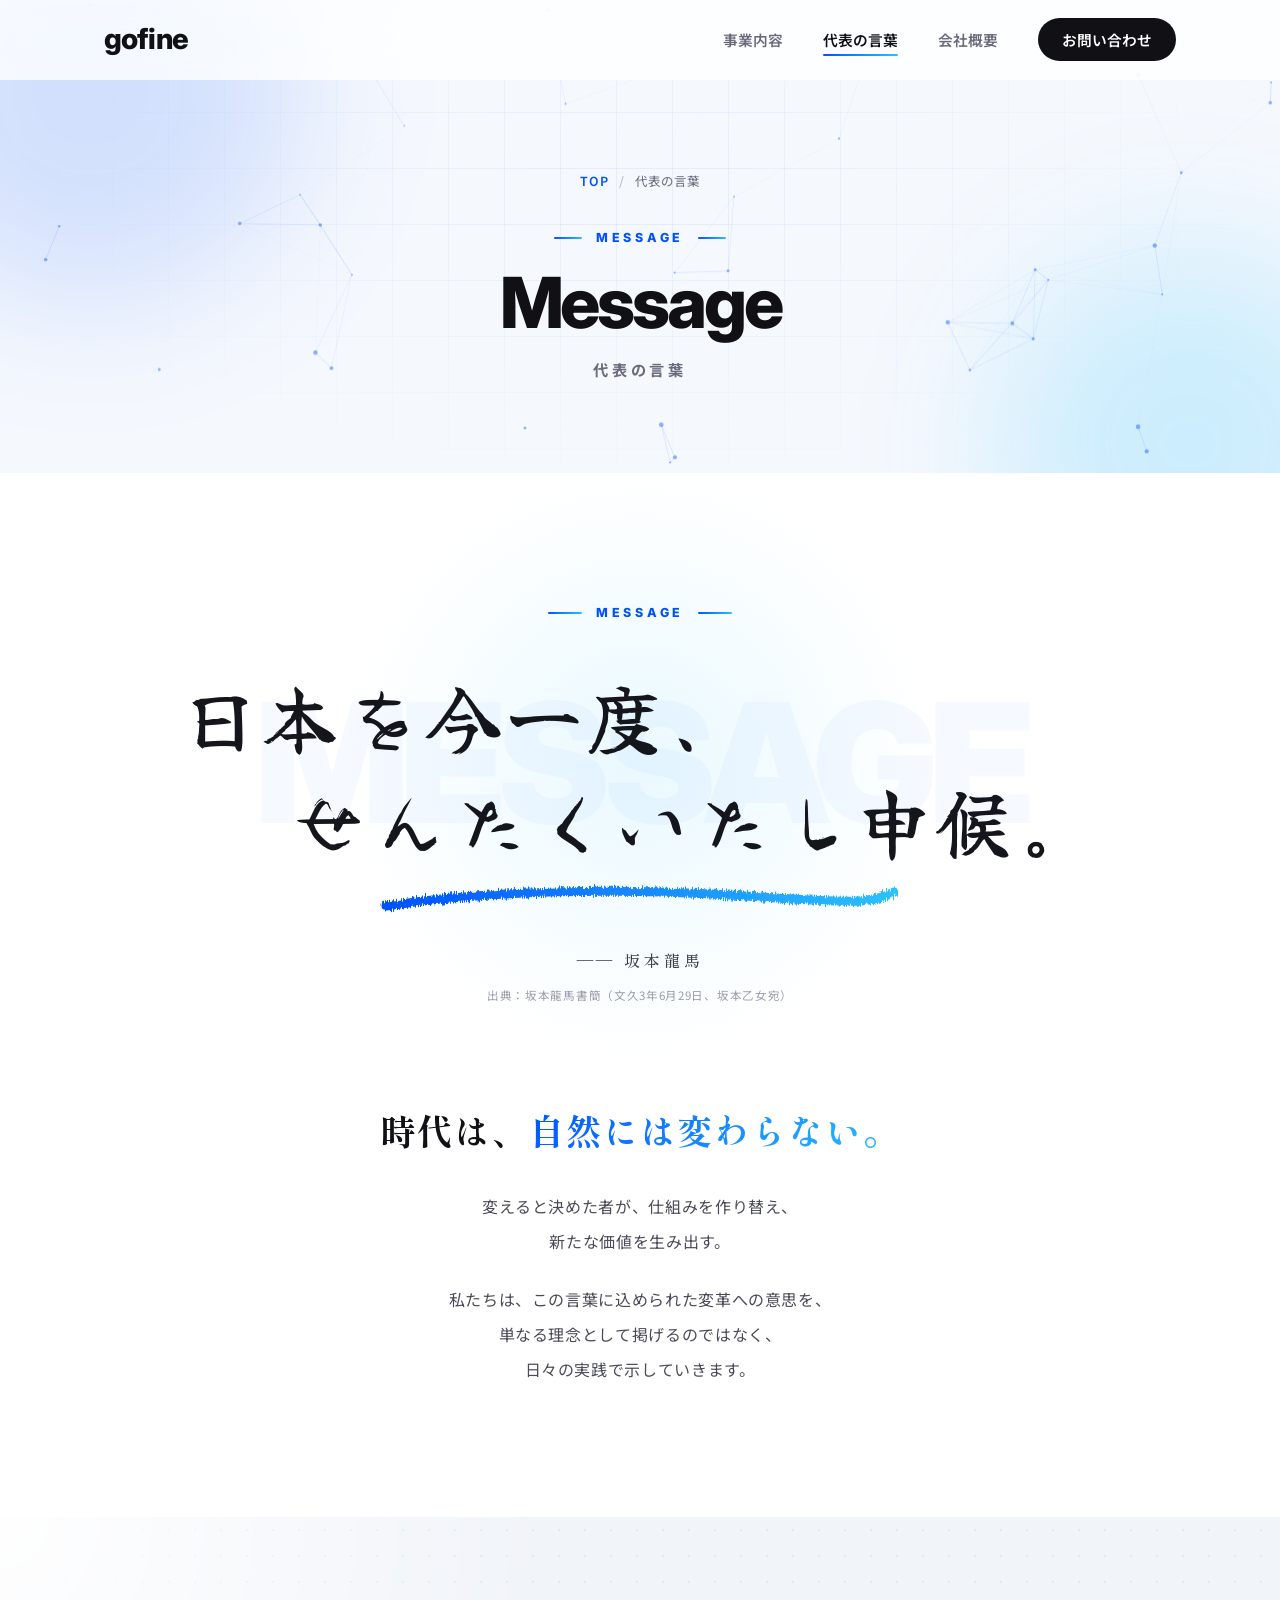
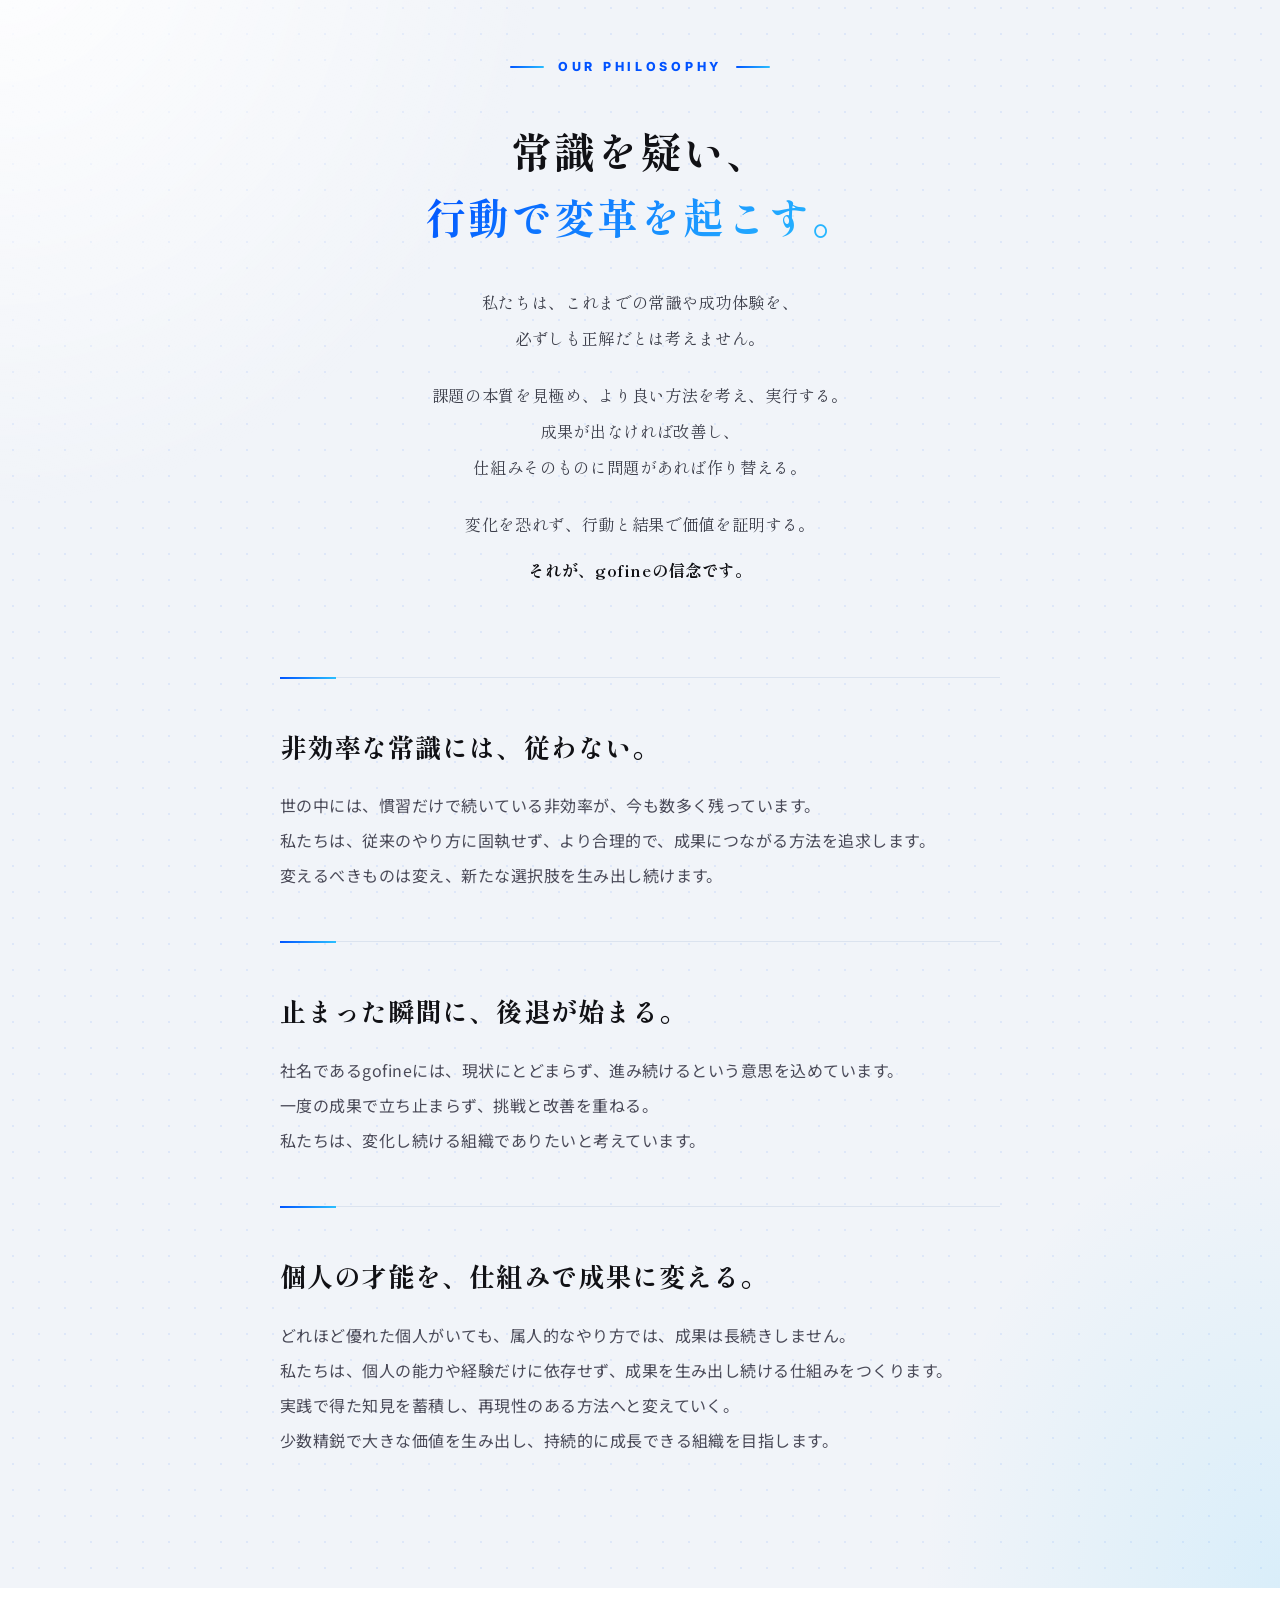
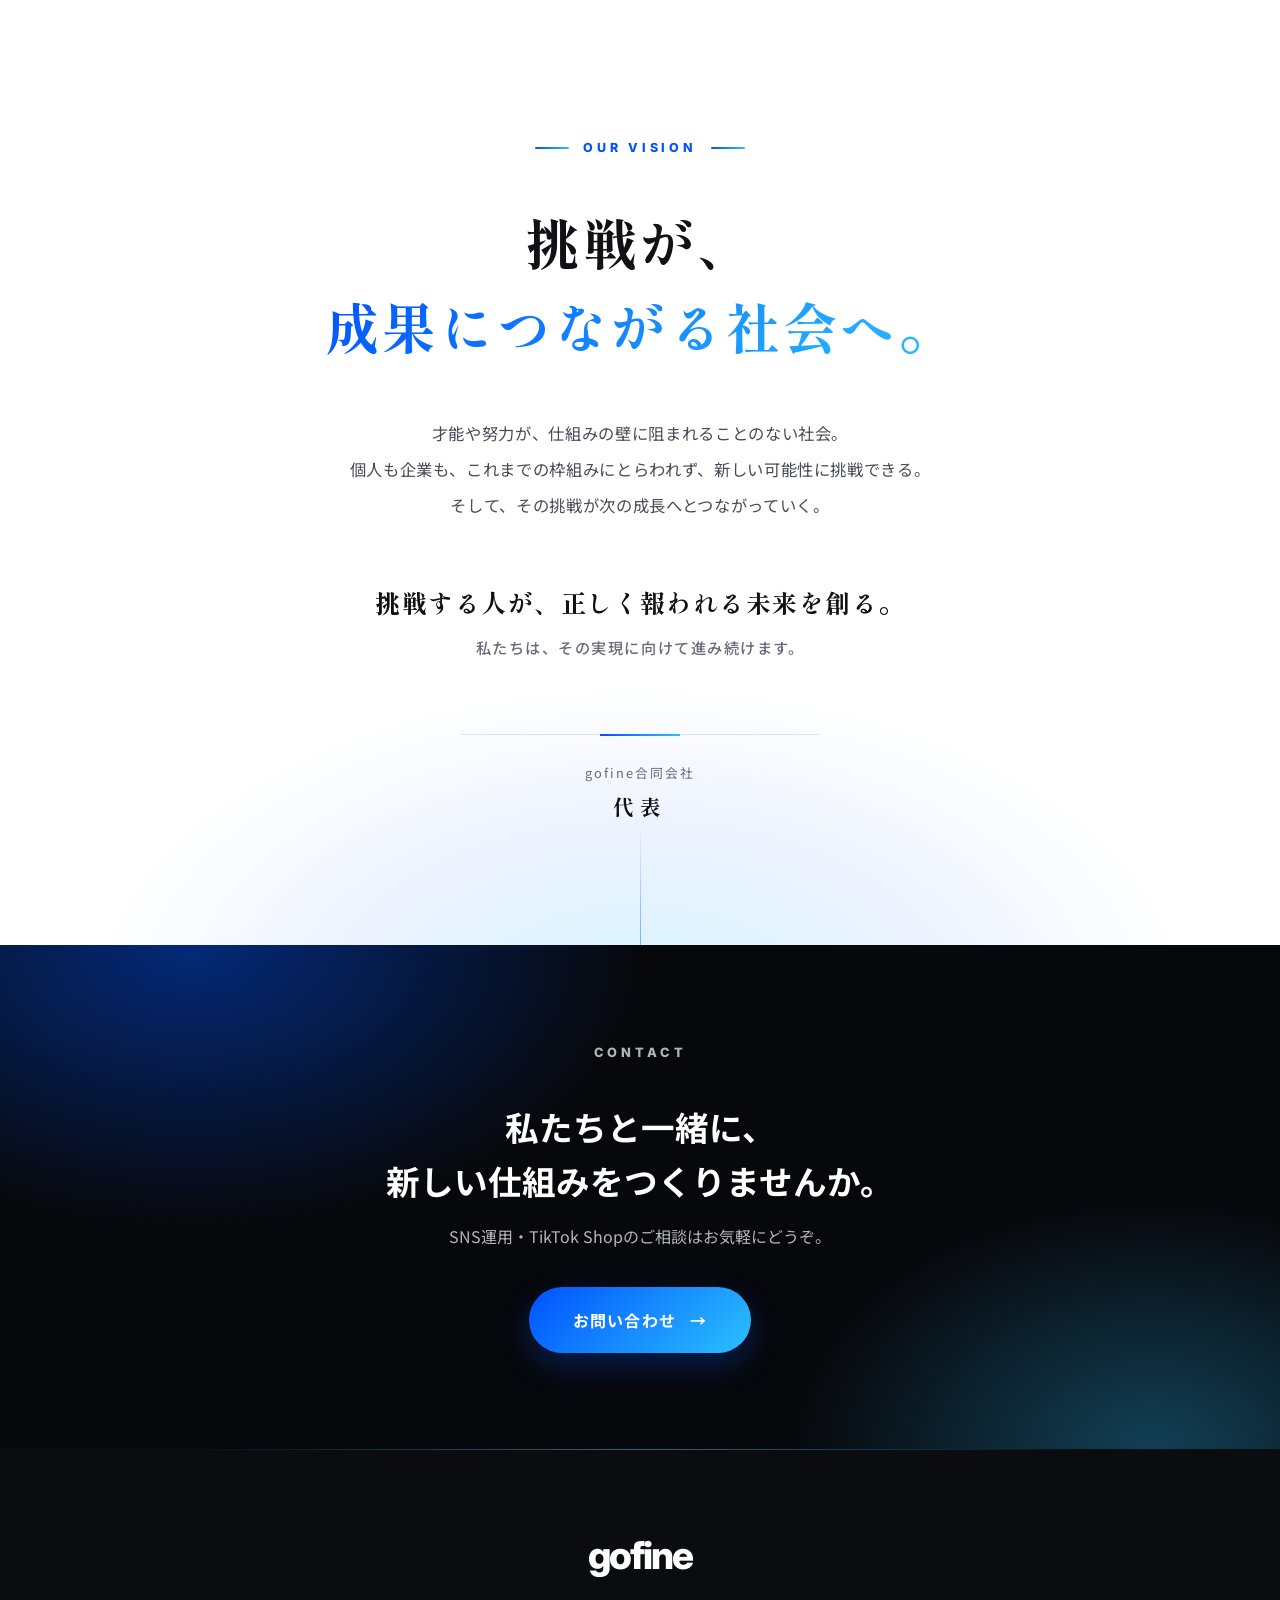
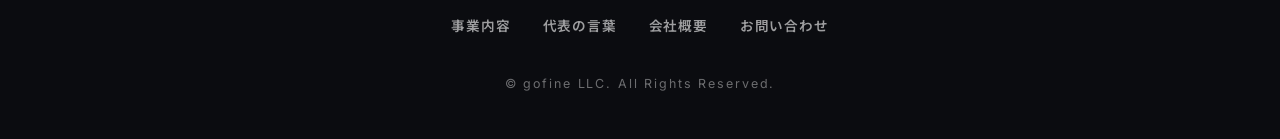
<file: message.html>
<!DOCTYPE html>
<html lang="ja">
<head>
    <meta charset="UTF-8">
    <meta name="viewport" content="width=device-width, initial-scale=1.0">
    <title>代表の言葉 | gofine合同会社</title>
    <meta name="description" content="gofine合同会社のMESSAGE。坂本龍馬の言葉を思想の原点に、私たちの信念（PHILOSOPHY）と、実現したい未来（VISION）をお伝えします。">
    <link rel="canonical" href="https://goesfine.com/message.html">
    <meta property="og:site_name" content="gofine合同会社">
    <meta property="og:title" content="代表の言葉 | gofine合同会社">
    <meta property="og:description" content="時代は、自然には変わらない。gofineの信念と、実現したい未来。">
    <meta property="og:type" content="article">
    <meta property="og:url" content="https://goesfine.com/message.html">
    <meta name="format-detection" content="telephone=no">
    <link rel="icon" type="image/png" href="favicon.png">
    <link rel="apple-touch-icon" href="favicon.png">
    <link rel="preconnect" href="https://fonts.googleapis.com">
    <link rel="preconnect" href="https://fonts.gstatic.com" crossorigin>
    <link href="https://fonts.googleapis.com/css2?family=Inter:wght@400;500;700;800;900&family=Noto+Sans+JP:wght@300;400;500;600;700&family=Shippori+Mincho:wght@400;500;700&family=Yuji+Boku&display=swap" rel="stylesheet">
    <link rel="stylesheet" href="style.css">
    <style>
      .brush { font-family: 'Yuji Boku', 'Shippori Mincho', serif; font-weight: 400; }
      .nw { display: inline-block; }
      section[id] { scroll-margin-top: var(--header-height); }

      /* 共通：英語のセクション見出し */
      .sec-label { display: inline-flex; align-items: center; gap: 14px; font-family: var(--font-en); font-size: .78rem; font-weight: 800; letter-spacing: .3em; color: var(--c-primary); margin-bottom: 40px; }
      .sec-label::before, .sec-label.both::after { content: ""; width: 34px; height: 2px; background: var(--gradient-accent); border-radius: 2px; }

      /* ================= ① MESSAGE（思想の原点） ================= */
      .origin { position: relative; overflow: hidden; isolation: isolate; background: #fff; padding: 120px 0 130px; text-align: center; }
      .origin::before { content: "MESSAGE"; position: absolute; left: 50%; top: 290px; transform: translate(-50%, -50%); font-family: var(--font-en); font-weight: 900; font-size: clamp(4.5rem, 13vw, 12rem); letter-spacing: -.05em; line-height: 1; color: rgba(0, 82, 255, .035); z-index: -1; white-space: nowrap; pointer-events: none; }
      .origin::after { content: ""; position: absolute; left: 50%; top: 290px; width: 640px; height: 640px; transform: translate(-50%, -50%); border-radius: 50%; background: radial-gradient(circle, rgba(43,193,255,.10), transparent 65%); z-index: -1; }
      .q-fig { margin: 0; }
      .quote { display: inline-block; text-align: left; font-size: clamp(2.3rem, 6vw, 5rem); line-height: 1.35; letter-spacing: .05em; color: #15161c; margin: 0; }
      .quote .ln { display: block; width: fit-content; white-space: nowrap; clip-path: inset(-15% 100% -15% 0); }
      .quote .ln.l2 { margin-left: 1.4em; }
      .quote.active .ln { animation: brushIn 1.5s cubic-bezier(.65, 0, .35, 1) forwards; }
      .quote.active .ln.l1 { animation-delay: .2s; }
      .quote.active .ln.l2 { animation-delay: 1.25s; }
      .quote.active .ln span { display: inline-block; animation: ink 1.5s ease-out both; animation-delay: inherit; }
      @keyframes brushIn { to { clip-path: inset(-15% -3% -15% 0); } }
      @keyframes ink { from { filter: blur(5px); opacity: .45; } to { filter: none; opacity: 1; } }
      .quote.reveal { opacity: 1; transform: none; }
      .swash { display: block; width: min(520px, 80%); height: 40px; margin: 8px auto 0; overflow: visible; }
      .swash path { stroke-dasharray: 1; stroke-dashoffset: 1; }
      .swash.active path { animation: draw 1.1s 2.5s cubic-bezier(.65, 0, .35, 1) forwards; }
      .swash.reveal { opacity: 1; transform: none; }
      @keyframes draw { to { stroke-dashoffset: 0; } }
      .q-cap { margin-top: 26px; }
      .q-by { display: block; font-family: var(--font-serif); font-size: 1rem; font-weight: 500; letter-spacing: .24em; color: #3d3f4b; }
      .q-src { display: block; margin-top: 10px; font-size: .72rem; line-height: 1.9; letter-spacing: .06em; color: #9a9cab; }
      .o-body { max-width: 640px; margin: 96px auto 0; }
      .o-head { font-family: var(--font-serif); font-weight: 700; font-size: clamp(1.6rem, 2.8vw, 2.2rem); line-height: 1.6; letter-spacing: .06em; color: var(--c-text); margin-bottom: 30px; }
      .o-head .em { background: var(--gradient-accent); -webkit-background-clip: text; background-clip: text; -webkit-text-fill-color: transparent; }
      .o-text { font-size: 1rem; line-height: 2.2; letter-spacing: .04em; color: #4a4a58; }
      .o-text + .o-text { margin-top: 1.4em; }

      /* ================= ② PHILOSOPHY（信念と行動原則） ================= */
      .phil { position: relative; overflow: hidden; overflow: clip; isolation: isolate; padding: 130px 0; background-color: #f1f4f9; background-image: radial-gradient(rgba(0, 82, 255, .08) 1px, transparent 1.2px); background-size: 26px 26px; }
      .phil::before { content: ""; position: absolute; inset: 0; z-index: -1; background: radial-gradient(60% 50% at 0% 0%, rgba(255,255,255,.95), transparent 70%), radial-gradient(40% 40% at 100% 100%, rgba(43,193,255,.12), transparent 70%); }
      .ph-intro { max-width: 760px; margin: 0 auto; text-align: center; }
      .v-heading { font-family: var(--font-serif); font-weight: 700; font-size: clamp(1.8rem, 3.2vw, 2.6rem); line-height: 1.6; letter-spacing: .05em; color: var(--c-text); margin-bottom: 36px; }
      .v-heading .em { background: var(--gradient-accent); -webkit-background-clip: text; background-clip: text; -webkit-text-fill-color: transparent; }
      .v-lead { font-family: var(--font-serif); font-size: 1.02rem; line-height: 2.2; color: #3d3f4b; letter-spacing: .04em; }
      .v-lead p + p { margin-top: 1.3em; }
      .v-lead .belief { display: block; margin-top: .6em; font-weight: 700; color: var(--c-text); }
      .ph-body { max-width: 720px; margin: 88px auto 0; }
      .pr { position: relative; padding: 48px 0; border-top: 1px solid #dbe3ef; }
      .pr::before { content: ""; position: absolute; left: 0; top: -1px; width: 56px; height: 2px; background: var(--gradient-accent); }
      .pr:last-child { padding-bottom: 0; }
      .pr-title { font-family: var(--font-serif); font-size: clamp(1.3rem, 2.2vw, 1.65rem); font-weight: 700; line-height: 1.6; letter-spacing: .04em; margin-bottom: 20px; color: var(--c-text); }
      .pr-text { color: #4a4a58; line-height: 2.2; font-size: 1rem; letter-spacing: .03em; }

      /* ================= ④ OUR VISION（実現したい未来） ================= */
      .vis { position: relative; overflow: hidden; isolation: isolate; background: #fff; padding: 140px 0 120px; text-align: center; }
      .vis::before { content: ""; position: absolute; left: 50%; bottom: -380px; width: 1100px; height: 640px; transform: translateX(-50%); border-radius: 50%; background: radial-gradient(closest-side, rgba(43,193,255,.20), rgba(0,82,255,.07) 55%, transparent); z-index: -1; pointer-events: none; }
      .vis::after { content: ""; position: absolute; left: 50%; bottom: 0; width: 1px; height: 120px; background: linear-gradient(to top, rgba(0,82,255,.45), transparent); z-index: -1; }
      .vis-wrap { max-width: 720px; margin: 0 auto; }
      .vis-head { font-family: var(--font-serif); font-weight: 700; font-size: clamp(2rem, 4.6vw, 3.4rem); line-height: 1.55; letter-spacing: .06em; color: var(--c-text); margin-bottom: 48px; }
      .vis-head .em { background: var(--gradient-accent); -webkit-background-clip: text; background-clip: text; -webkit-text-fill-color: transparent; }
      .vis-body p { font-size: 1.02rem; line-height: 2.2; letter-spacing: .04em; color: #4a4a58; }
      .vis-body p + p { margin-top: 1.6em; }
      .vis-close { margin-top: 56px; font-family: var(--font-serif); font-weight: 700; font-size: clamp(1.2rem, 2.2vw, 1.55rem); line-height: 1.8; letter-spacing: .06em; color: var(--c-text); }
      .vis-close small { display: block; margin-top: 10px; font-family: var(--font-sans); font-weight: 500; font-size: .95rem; letter-spacing: .1em; color: var(--c-text-light); }
      .sign { margin: 72px auto 0; max-width: 360px; padding-top: 26px; border-top: 1px solid #dbe3ef; position: relative; }
      .sign::before { content: ""; position: absolute; left: 50%; top: -1px; width: 80px; height: 2px; transform: translateX(-50%); background: var(--gradient-accent); }
      .sign small { display: block; font-size: .8rem; color: var(--c-text-light); letter-spacing: .16em; margin-bottom: 4px; }
      .sign span { font-family: var(--font-serif); font-weight: 700; font-size: 1.3rem; letter-spacing: .3em; color: var(--c-text); }

      @media (max-width: 768px) {
        .sec-label { margin-bottom: 28px; }
        .origin { padding: 80px 0 90px; }
        .origin::before, .origin::after { top: 215px; }
        .quote { font-size: clamp(1.5rem, 7.6vw, 2.6rem); }
        .quote .ln.l2 { margin-left: .5em; }
        .q-by { font-size: .92rem; }
        .q-src { font-size: .68rem; }
        .o-body { margin-top: 64px; text-align: left; }
        .o-head { text-align: center; font-size: clamp(1.35rem, 6vw, 1.7rem); }
        .o-text { font-size: .95rem; }
        .phil { padding: 84px 0; }
        .v-heading { font-size: clamp(1.5rem, 7vw, 1.9rem); }
        .v-lead { font-size: .95rem; text-align: left; }
        .v-lead br { display: none; }
        .ph-body { margin-top: 64px; }
        .pr { padding: 40px 0; }
        .pr-title { font-size: clamp(1.15rem, 5.2vw, 1.35rem); }
        .pr-text { font-size: .94rem; }
        .pr-text br { display: none; }
        .vis { padding: 96px 0 90px; }
        .vis-head { font-size: min(7.4vw, 2.2rem); margin-bottom: 36px; }
        .vis-body { text-align: left; }
        .vis-body p { font-size: .95rem; }
        .vis-body p br { display: none; }
        .vis-close { margin-top: 44px; font-size: min(5vw, 1.25rem); }
        .vis-close small { font-size: .88rem; }
        .sign { margin-top: 56px; }
      }
      @media (prefers-reduced-motion: reduce) {
        .quote .ln { clip-path: none !important; animation: none !important; }
        .swash path { stroke-dashoffset: 0; animation: none !important; }
      }
    </style>
</head>
<body>
    <div id="moving-bg"></div>

    <header class="header" id="header">
        <div class="header-inner">
            <div class="logo"><a href="index.html">gofine</a></div>
            <button class="menu-btn" id="menu-btn" type="button" aria-label="メニューを開く" aria-expanded="false" aria-controls="gnav"><span></span><span></span><span></span></button>
            <nav class="gnav" id="gnav" aria-label="メインメニュー">
                <ul class="gnav-list">
                    <li><a href="service.html" class="nav-link">事業内容</a></li>
                    <li><a href="message.html" class="nav-link" aria-current="page">代表の言葉</a></li>
                    <li><a href="company.html" class="nav-link">会社概要</a></li>
                    <li><a href="index.html#contact" class="nav-link is-cta">お問い合わせ</a></li>
                </ul>
            </nav>
        </div>
    </header>

    <main>
        <section class="page-hero">
            <div class="ph-orb o1" aria-hidden="true"></div>
            <div class="ph-orb o2" aria-hidden="true"></div>
            <canvas class="net-canvas" data-tone="light" aria-hidden="true"></canvas>
            <div class="container">
                <p class="crumb"><a href="index.html">TOP</a><span>/</span>代表の言葉</p>
                <p class="ph-label">MESSAGE</p>
                <h1 class="ph-title"><span>Message</span></h1>
                <p class="ph-ja">代表の言葉</p>
            </div>
        </section>

        <!-- ① MESSAGE：思想の原点 -->
        <section class="origin" id="message">
            <div class="container">
                <p class="sec-label both">MESSAGE</p>
                <figure class="q-fig">
                    <blockquote class="quote brush reveal" aria-label="日本を今一度、せんたくいたし申候。">
                        <span class="ln l1" aria-hidden="true"><span>日本を今一度、</span></span>
                        <span class="ln l2" aria-hidden="true"><span>せんたくいたし申候。</span></span>
                    </blockquote>
                    <svg class="swash reveal" viewBox="0 0 520 40" preserveAspectRatio="none" aria-hidden="true">
                        <defs>
                            <linearGradient id="sw-g" x1="0" x2="1"><stop offset="0" stop-color="#0052ff"/><stop offset="1" stop-color="#2bc1ff"/></linearGradient>
                            <filter id="dry" x="-5%" y="-80%" width="110%" height="260%"><feTurbulence type="fractalNoise" baseFrequency="0.9 0.06" numOctaves="2" seed="4"/><feDisplacementMap in="SourceGraphic" scale="8"/></filter>
                        </defs>
                        <path d="M6 26 C 110 10, 240 8, 350 15 S 490 26, 514 12" pathLength="1" fill="none" stroke="url(#sw-g)" stroke-width="9" stroke-linecap="round" filter="url(#dry)"/>
                    </svg>
                    <figcaption class="q-cap reveal">
                        <span class="q-by">―― 坂本龍馬</span>
                        <span class="q-src"><span class="nw">出典：坂本龍馬書簡</span><span class="nw">（文久3年6月29日、坂本乙女宛）</span></span>
                    </figcaption>
                </figure>

                <div class="o-body reveal">
                    <h2 class="o-head"><span class="nw">時代は、</span><span class="nw em">自然には変わらない。</span></h2>
                    <p class="o-text">変えると決めた者が、仕組みを作り替え、<br>新たな価値を生み出す。</p>
                    <p class="o-text">私たちは、この言葉に込められた変革への意思を、<br>単なる理念として掲げるのではなく、<br>日々の実践で示していきます。</p>
                </div>
            </div>
        </section>

        <!-- ② PHILOSOPHY：信念と行動原則 -->
        <section class="phil" id="philosophy">
            <div class="container">
                <div class="ph-intro reveal">
                    <p class="sec-label both">OUR PHILOSOPHY</p>
                    <h2 class="v-heading"><span class="nw">常識を疑い、</span><br><span class="em nw">行動で変革を起こす。</span></h2>
                    <div class="v-lead">
                        <p>私たちは、これまでの常識や成功体験を、<br>必ずしも正解だとは考えません。</p>
                        <p>課題の本質を見極め、より良い方法を考え、実行する。<br>成果が出なければ改善し、<br>仕組みそのものに問題があれば作り替える。</p>
                        <p>変化を恐れず、行動と結果で価値を証明する。<span class="belief">それが、gofineの信念です。</span></p>
                    </div>
                </div>
                <div class="ph-body">
                    <article class="pr reveal">
                        <h3 class="pr-title"><span class="nw">非効率な常識には、</span><span class="nw">従わない。</span></h3>
                        <p class="pr-text">世の中には、慣習だけで続いている非効率が、今も数多く残っています。<br>私たちは、従来のやり方に固執せず、より合理的で、成果につながる方法を追求します。<br>変えるべきものは変え、新たな選択肢を生み出し続けます。</p>
                    </article>
                    <article class="pr reveal">
                        <h3 class="pr-title"><span class="nw">止まった瞬間に、</span><span class="nw">後退が始まる。</span></h3>
                        <p class="pr-text">社名であるgofineには、現状にとどまらず、進み続けるという意思を込めています。<br>一度の成果で立ち止まらず、挑戦と改善を重ねる。<br>私たちは、変化し続ける組織でありたいと考えています。</p>
                    </article>
                    <article class="pr reveal">
                        <h3 class="pr-title"><span class="nw">個人の才能を、</span><span class="nw">仕組みで成果に変える。</span></h3>
                        <p class="pr-text">どれほど優れた個人がいても、属人的なやり方では、成果は長続きしません。<br>私たちは、個人の能力や経験だけに依存せず、成果を生み出し続ける仕組みをつくります。<br>実践で得た知見を蓄積し、再現性のある方法へと変えていく。<br>少数精鋭で大きな価値を生み出し、持続的に成長できる組織を目指します。</p>
                    </article>
                </div>
            </div>
        </section>

        <!-- ④ OUR VISION：実現したい未来 -->
        <section class="vis" id="vision">
            <div class="container">
                <div class="vis-wrap">
                    <p class="sec-label both reveal">OUR VISION</p>
                    <h2 class="vis-head reveal"><span class="nw">挑戦が、</span><br><span class="nw em">成果につながる社会へ。</span></h2>
                    <div class="vis-body">
                        <p class="reveal">才能や努力が、仕組みの壁に阻まれることのない社会。<br>個人も企業も、これまでの枠組みにとらわれず、新しい可能性に挑戦できる。<br>そして、その挑戦が次の成長へとつながっていく。</p>
                    </div>
                    <p class="vis-close reveal"><span class="nw">挑戦する人が、</span><span class="nw">正しく報われる未来を創る。</span><small>私たちは、その実現に向けて進み続けます。</small></p>
                    <div class="sign reveal">
                        <small>gofine合同会社</small>
                        <span>代表</span>
                    </div>
                </div>
            </div>
        </section>

        <section class="cta">
            <div class="container reveal">
                <p class="cta-en">CONTACT</p>
                <h2>私たちと一緒に、<br>新しい仕組みをつくりませんか。</h2>
                <p>SNS運用・TikTok Shopのご相談はお気軽にどうぞ。</p>
                <a href="index.html#contact" class="btn-primary">お問い合わせ<span class="arw" aria-hidden="true">→</span></a>
            </div>
        </section>
    </main>

    <footer class="footer">
        <div class="footer-inner">
            <div class="footer-logo">gofine</div>
            <nav class="footer-nav" aria-label="フッターメニュー">
                <a href="service.html">事業内容</a><a href="message.html">代表の言葉</a><a href="company.html">会社概要</a><a href="index.html#contact">お問い合わせ</a>
            </nav>
            <p class="copyright">&copy; gofine LLC. All Rights Reserved.</p>
        </div>
    </footer>
    <script src="main.js"></script>
</body>
</html>
</file>
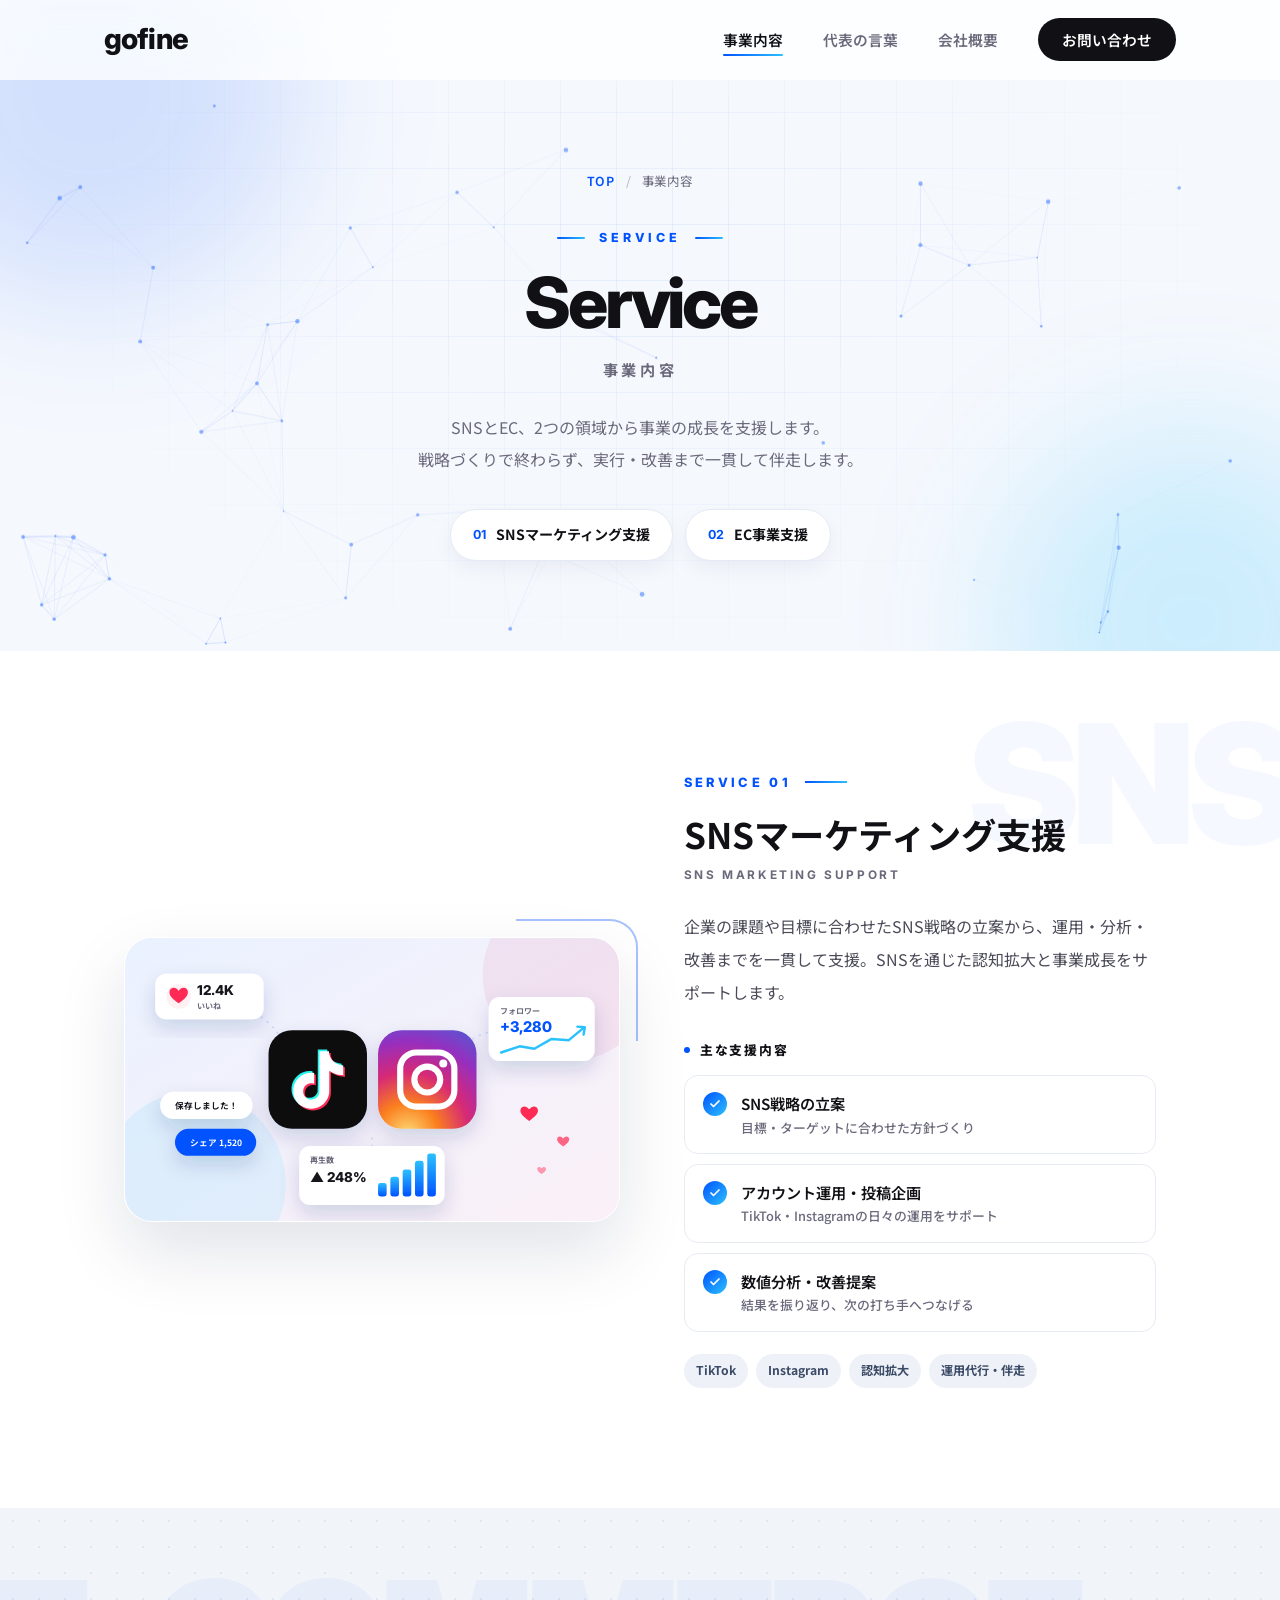
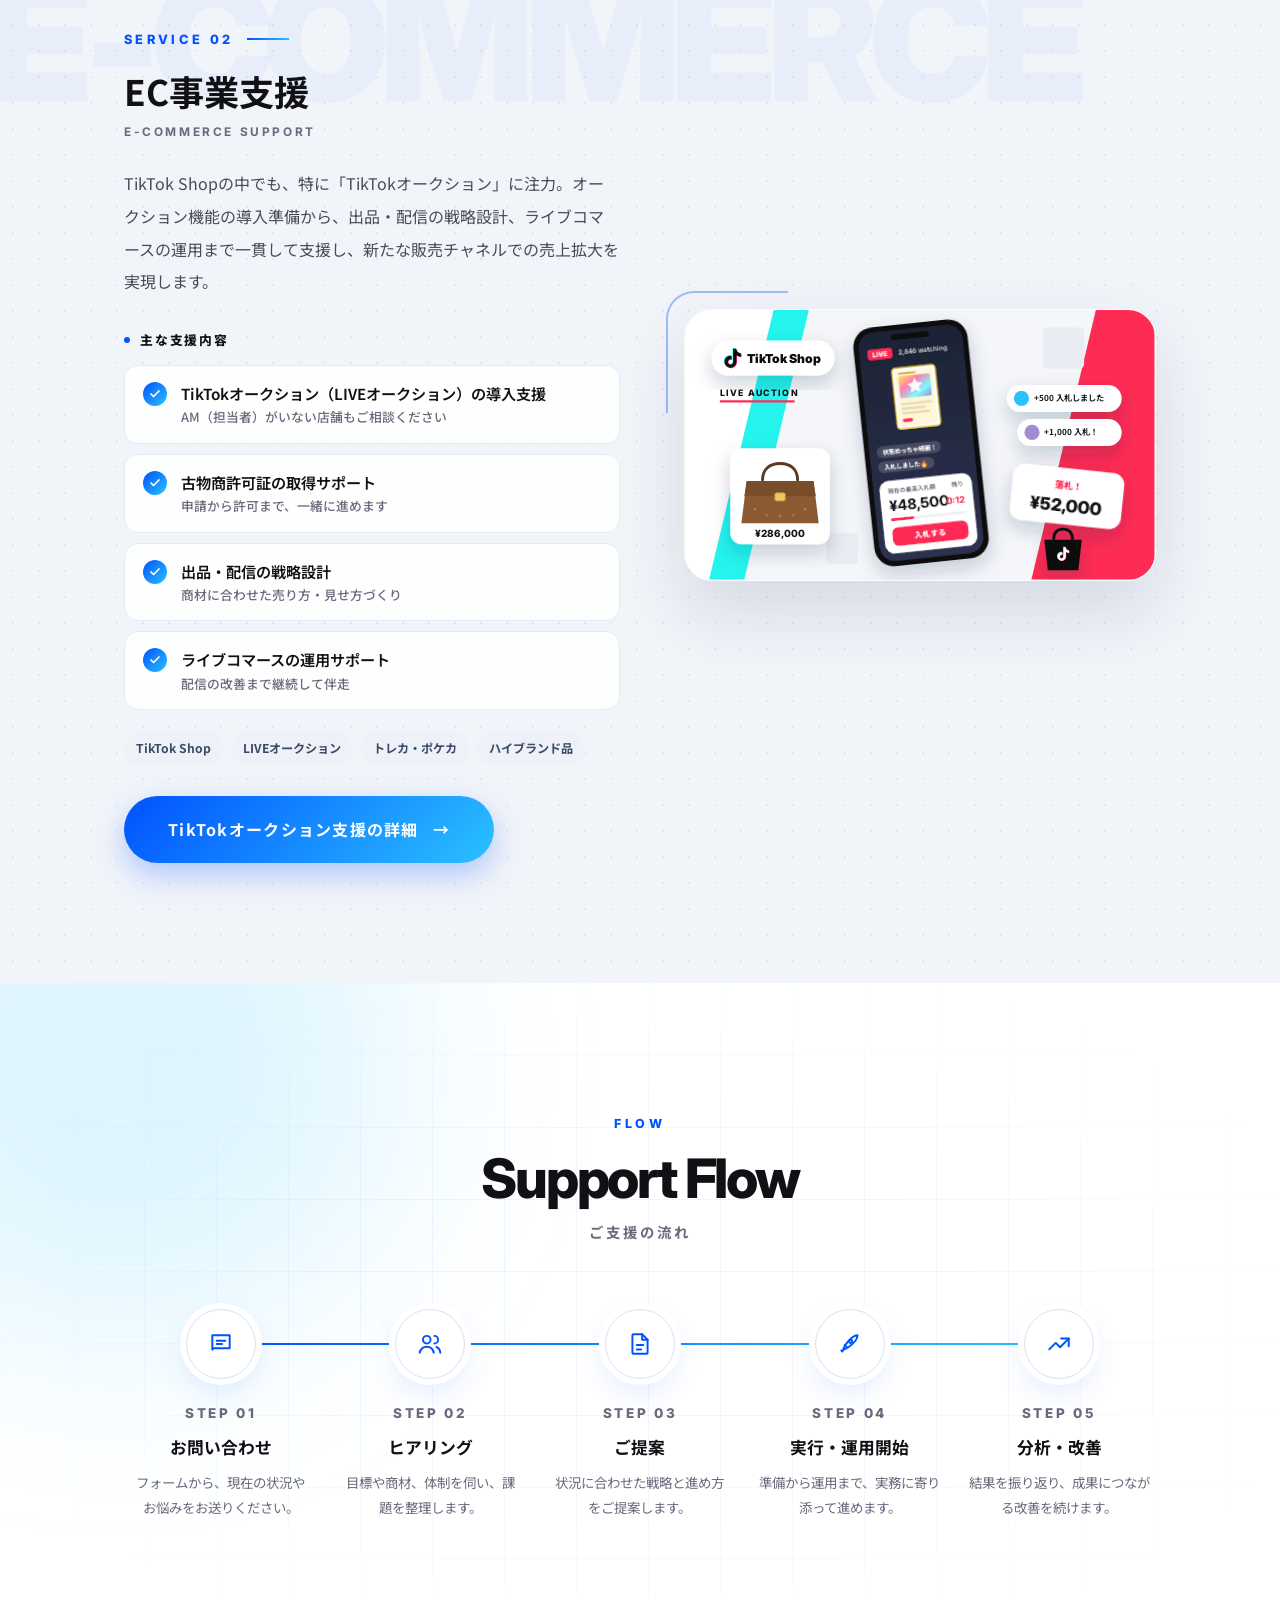
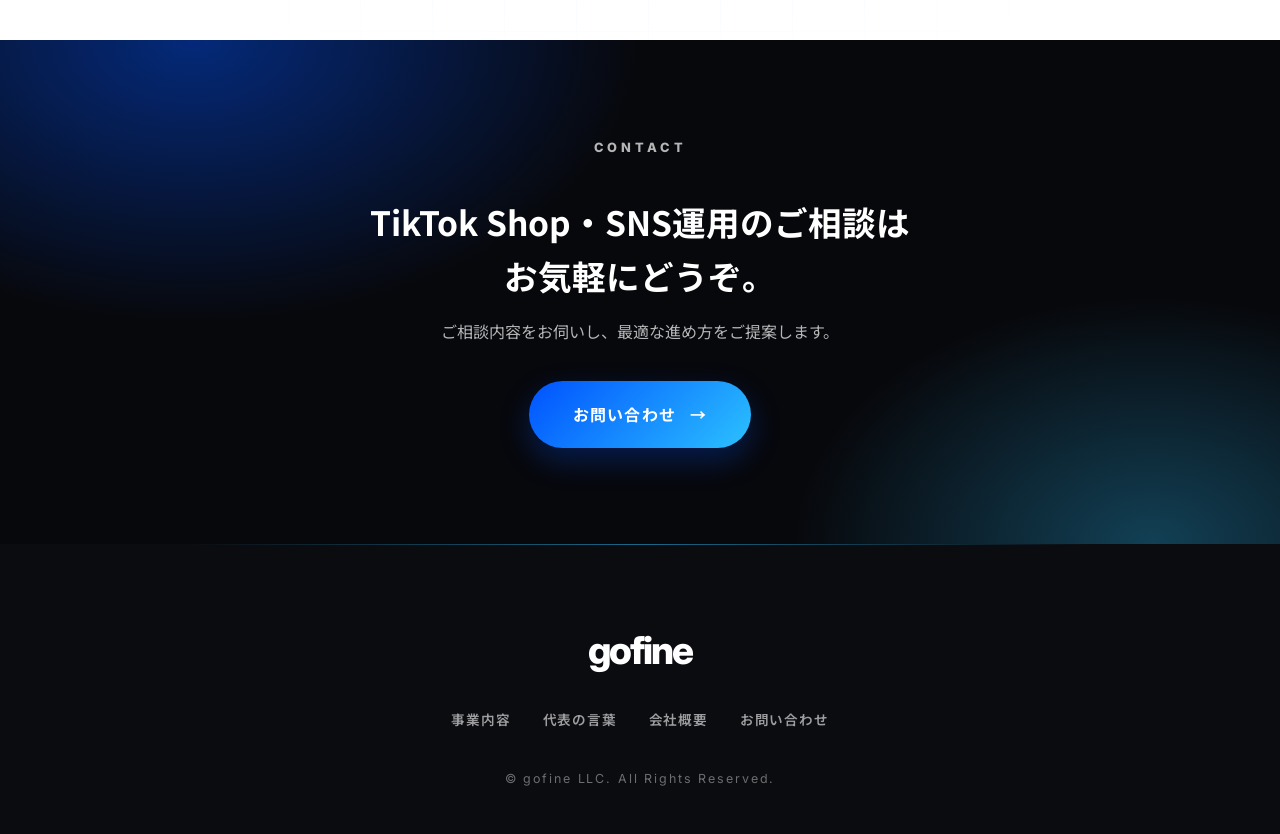
<file: service.html>
<!DOCTYPE html>
<html lang="ja">
<head>
    <meta charset="UTF-8">
    <meta name="viewport" content="width=device-width, initial-scale=1.0">
    <title>事業内容 | gofine合同会社｜SNSマーケティング支援・TikTok Shop EC事業支援</title>
    <meta name="description" content="gofine合同会社の事業内容。SNS戦略の立案から運用・分析・改善までのSNSマーケティング支援と、TikTokオークションに特化したTikTok Shop EC事業支援を行っています。">
    <link rel="canonical" href="https://goesfine.com/service.html">
    <meta property="og:site_name" content="gofine合同会社">
    <meta property="og:title" content="事業内容 | gofine合同会社">
    <meta property="og:description" content="SNSマーケティング支援と、TikTokオークションに特化したEC事業支援。">
    <meta property="og:type" content="article">
    <meta property="og:url" content="https://goesfine.com/service.html">
    <meta name="format-detection" content="telephone=no">
    <link rel="icon" type="image/png" href="favicon.png">
    <link rel="apple-touch-icon" href="favicon.png">
    <link rel="preconnect" href="https://fonts.googleapis.com">
    <link rel="preconnect" href="https://fonts.gstatic.com" crossorigin>
    <link href="https://fonts.googleapis.com/css2?family=Inter:wght@400;500;700;800;900&family=Noto+Sans+JP:wght@300;400;500;600;700&family=Shippori+Mincho:wght@400;700&display=swap" rel="stylesheet">
    <link rel="stylesheet" href="style.css">
    <style>
      /* ---- Index chips under hero ---- */
      .svc-jump { display: flex; justify-content: center; gap: 12px; flex-wrap: wrap; margin-top: 34px; opacity: 0; animation: phFade .9s .7s var(--ease-out-expo) forwards; }
      .svc-jump a { display: inline-flex; align-items: center; gap: 10px; padding: 12px 22px; border-radius: 100px; background: #fff; border: 1px solid #e3eaf6; font-size: .88rem; font-weight: 700; box-shadow: 0 8px 20px rgba(11,26,64,.05); transition: border-color .3s, transform .3s; }
      .svc-jump a:hover { opacity: 1; border-color: var(--c-primary); transform: translateY(-2px); }
      .svc-jump b { font-family: var(--font-en); color: var(--c-primary); font-size: .78rem; }

      /* ---- Service detail blocks ---- */
      .svc-detail { position: relative; overflow: hidden; isolation: isolate; padding: 120px 0; }
      .svc-detail.is-white { background: #fff; }
      .svc-detail.is-gray { background-color: #f1f4f9; background-image: radial-gradient(rgba(0, 82, 255, .08) 1px, transparent 1.2px); background-size: 26px 26px; }
      .svc-detail::before { content: attr(data-bg); position: absolute; top: 50px; font-family: var(--font-en); font-weight: 900; font-size: clamp(5rem, 13vw, 12rem); line-height: 1; letter-spacing: -.05em; color: rgba(0, 82, 255, .04); z-index: -1; pointer-events: none; white-space: nowrap; }
      .svc-detail.is-white::before { right: -1%; }
      .svc-detail.is-gray::before { left: -1%; }
      .sd-grid { display: grid; grid-template-columns: 1.05fr 1fr; gap: 64px; align-items: center; }
      .svc-detail.is-gray .sd-visual { order: 2; }
      .sd-visual { position: relative; }
      .sd-visual .frame { border-radius: 28px; overflow: hidden; aspect-ratio: 800 / 460; box-shadow: 0 30px 70px rgba(11, 26, 64, .12); border: 1px solid rgba(255,255,255,.8); }
      .sd-visual svg.card-image { display: block; width: 100%; height: 100%; }
      .sd-visual::before { content: ""; position: absolute; inset: -18px -18px auto auto; width: 120px; height: 120px; border-top: 2px solid var(--c-primary); border-right: 2px solid var(--c-primary); border-radius: 0 28px 0 0; opacity: .35; }
      .svc-detail.is-gray .sd-visual::before { inset: -18px auto auto -18px; border-right: 0; border-left: 2px solid var(--c-primary); border-radius: 28px 0 0 0; }
      .sd-num { display: flex; align-items: center; gap: 14px; font-family: var(--font-en); font-size: .8rem; font-weight: 800; letter-spacing: .26em; color: var(--c-primary); margin-bottom: 14px; }
      .sd-num::after { content: ""; width: 42px; height: 2px; background: var(--gradient-accent); }
      .sd-title { font-family: var(--font-sans); font-size: clamp(1.6rem, 3vw, 2.2rem); font-weight: 700; line-height: 1.45; margin-bottom: 6px; }
      .sd-en { font-family: var(--font-en); font-size: .74rem; font-weight: 700; letter-spacing: .22em; color: var(--c-text-light); margin-bottom: 24px; }
      .sd-text { color: #4a4a58; line-height: 2.05; margin-bottom: 30px; }
      .sd-sub { font-size: .8rem; font-weight: 800; letter-spacing: .14em; color: var(--c-text); margin-bottom: 14px; display: flex; align-items: center; gap: 10px; }
      .sd-sub::before { content: ""; width: 6px; height: 6px; border-radius: 50%; background: var(--c-primary); }
      .sd-list { display: grid; gap: 10px; }
      .sd-list li { display: flex; align-items: flex-start; gap: 14px; padding: 15px 18px; background: rgba(255,255,255,.85); border: 1px solid #e6ebf3; border-radius: 14px; font-weight: 600; font-size: .95rem; line-height: 1.6; transition: transform .4s var(--ease-out-expo), border-color .4s; }
      .sd-list li:hover { transform: translateX(4px); border-color: rgba(0,82,255,.3); }
      .sd-list .ck { flex: none; width: 24px; height: 24px; border-radius: 50%; display: grid; place-items: center; background: var(--gradient-accent); color: #fff; margin-top: 1px; }
      .sd-list small { display: block; font-size: .8rem; font-weight: 500; color: var(--c-text-light); margin-top: 2px; }
      .sd-list.active li { animation: liIn .7s var(--ease-out-expo) both; }
      .sd-list.active li:nth-child(2) { animation-delay: .08s; } .sd-list.active li:nth-child(3) { animation-delay: .16s; } .sd-list.active li:nth-child(4) { animation-delay: .24s; } .sd-list.active li:nth-child(5) { animation-delay: .32s; }
      @keyframes liIn { from { opacity: 0; transform: translateX(-14px); } to { opacity: 1; transform: none; } }
      .sd-list.reveal { transform: none; opacity: 1; }
      .sd-tags { display: flex; flex-wrap: wrap; gap: 8px; margin-top: 22px; }
      .sd-tags li { font-size: .76rem; font-weight: 700; color: #3b4a66; background: #eef2f8; padding: 6px 12px; border-radius: 100px; }
      .sd-cta { margin-top: 30px; }

      /* card illustration motion */
      .sd-visual g[filter]:not([transform]) { animation: svgFloat 6s ease-in-out infinite; }
      .sd-visual g[filter]:not([transform]):nth-of-type(2n) { animation-delay: -2s; }
      .sd-visual g[filter]:not([transform]):nth-of-type(3n) { animation-delay: -4s; animation-duration: 7s; }
      @keyframes svgFloat { 0%, 100% { transform: translateY(0); } 50% { transform: translateY(-8px); } }
      .sd-visual g[fill="#fe2c55"] { animation: heartsUp 3.2s ease-in-out infinite; }
      @keyframes heartsUp { 0% { transform: translateY(10px); opacity: 0; } 30% { opacity: 1; } 100% { transform: translateY(-36px); opacity: 0; } }
      .sd-visual rect[x="328"][y="60"] { animation: blink 1.4s infinite; }
      @keyframes blink { 50% { opacity: .25; } }

      /* ---- Flow ---- */
      .flow-sec { background: #fff; color: var(--c-text); padding: 120px 0; position: relative; overflow: hidden; isolation: isolate; }
      .flow-sec::before { content: ""; position: absolute; inset: 0; z-index: -1; background-image: linear-gradient(rgba(0,82,255,.06) 1px, transparent 1px), linear-gradient(90deg, rgba(0,82,255,.06) 1px, transparent 1px); background-size: 72px 72px; -webkit-mask-image: radial-gradient(70% 70% at 50% 50%, #000 30%, transparent 80%); mask-image: radial-gradient(70% 70% at 50% 50%, #000 30%, transparent 80%); }
      .flow-sec::after { content: ""; position: absolute; width: 560px; height: 560px; left: -160px; top: -200px; border-radius: 50%; background: rgba(43,193,255,.16); filter: blur(100px); z-index: -1; }
      .flow-head { text-align: center; margin-bottom: 64px; }
      .flow-head .lbl { font-family: var(--font-en); font-size: .78rem; font-weight: 800; letter-spacing: .3em; color: var(--c-primary); margin-bottom: 14px; }
      .flow-head h2 { font-family: var(--font-en); font-size: clamp(2.3rem, 5vw, 3.4rem); font-weight: 800; letter-spacing: -.04em; line-height: 1.1; }
      .flow-head p { color: var(--c-text-light); font-weight: 700; letter-spacing: .2em; font-size: .9rem; margin-top: 10px; }
      .flow-list { display: grid; grid-template-columns: repeat(5, 1fr); gap: 16px; position: relative; counter-reset: f; }
      .flow-list::before { content: ""; position: absolute; left: 10%; right: 10%; top: 34px; height: 2px; background: #e3e9f3; }
      .flow-list::after { content: ""; position: absolute; left: 10%; right: 10%; top: 34px; height: 2px; background: linear-gradient(90deg, #0052ff, #2bc1ff); transform: scaleX(0); transform-origin: left; transition: transform 2s .3s var(--ease-out-expo); }
      .flow-list.active::after { transform: scaleX(1); }
      .flow-list.reveal { transform: none; }
      .flow-item { position: relative; text-align: center; padding: 0 6px; }
      .flow-dot { position: relative; z-index: 1; width: 70px; height: 70px; margin: 0 auto 22px; border-radius: 50%; display: grid; place-items: center; background: #fff; border: 1px solid #d6e2f5; box-shadow: 0 0 0 6px #fff, 0 12px 30px rgba(0,82,255,.12); color: var(--c-primary); }
      .flow-step { font-family: var(--font-en); font-size: .7rem; font-weight: 800; letter-spacing: .2em; color: var(--c-primary); margin-bottom: 6px; }
      .flow-item h3 { font-family: var(--font-sans); font-size: 1.05rem; font-weight: 700; margin-bottom: 8px; }
      .flow-item p { font-size: .84rem; line-height: 1.85; color: var(--c-text-light); }

      @media (max-width: 1024px) {
        .sd-grid { grid-template-columns: 1fr; gap: 44px; }
        .svc-detail.is-gray .sd-visual { order: 0; }
        .flow-list { grid-template-columns: 1fr; gap: 0; max-width: 520px; margin: 0 auto; }
        .flow-list::before, .flow-list::after { left: 34px; right: auto; top: 20px; bottom: 20px; width: 2px; height: auto; }
        .flow-list::after { transform: scaleY(0); transform-origin: top; }
        .flow-list.active::after { transform: scaleY(1); }
        .flow-item { display: grid; grid-template-columns: 70px 1fr; gap: 20px; text-align: left; padding: 0 0 28px; }
        .flow-dot { margin: 0; }
      }
      @media (max-width: 768px) {
        .svc-detail, .flow-sec { padding: 80px 0; }
        .sd-visual::before { display: none; }
        .sd-visual .frame { border-radius: 20px; }
        .sd-list li { padding: 13px 14px; font-size: .9rem; }
      }
    </style>
</head>
<body>
    <div id="moving-bg"></div>

    <header class="header" id="header">
        <div class="header-inner">
            <div class="logo"><a href="index.html">gofine</a></div>
            <button class="menu-btn" id="menu-btn" type="button" aria-label="メニューを開く" aria-expanded="false" aria-controls="gnav"><span></span><span></span><span></span></button>
            <nav class="gnav" id="gnav" aria-label="メインメニュー">
                <ul class="gnav-list">
                    <li><a href="service.html" class="nav-link" aria-current="page">事業内容</a></li>
                    <li><a href="message.html" class="nav-link">代表の言葉</a></li>
                    <li><a href="company.html" class="nav-link">会社概要</a></li>
                    <li><a href="index.html#contact" class="nav-link is-cta">お問い合わせ</a></li>
                </ul>
            </nav>
        </div>
    </header>

    <main>
        <section class="page-hero">
            <div class="ph-orb o1" aria-hidden="true"></div>
            <div class="ph-orb o2" aria-hidden="true"></div>
            <canvas class="net-canvas" data-tone="light" aria-hidden="true"></canvas>
            <div class="container">
                <p class="crumb"><a href="index.html">TOP</a><span>/</span>事業内容</p>
                <p class="ph-label">SERVICE</p>
                <h1 class="ph-title"><span>Service</span></h1>
                <p class="ph-ja">事業内容</p>
                <p class="ph-lead">SNSとEC、2つの領域から事業の成長を支援します。<br>戦略づくりで終わらず、実行・改善まで一貫して伴走します。</p>
                <div class="svc-jump">
                    <a href="#sns"><b>01</b>SNSマーケティング支援</a>
                    <a href="#ec"><b>02</b>EC事業支援</a>
                </div>
            </div>
        </section>

        <!-- 01 SNS -->
        <section class="svc-detail is-white" id="sns" data-bg="SNS">
            <div class="container">
                <div class="sd-grid">
                    <div class="sd-visual reveal"><div class="frame">
<svg class="card-image" viewBox="0 0 800 460" preserveAspectRatio="xMidYMid meet" style="background:linear-gradient(135deg,#eaf2ff,#fbf0f7)" xmlns="http://www.w3.org/2000/svg" role="img" aria-label="TikTokとInstagramを活用したSNSマーケティング支援">
  <defs>
    <linearGradient id="sns-bg" x1="0" y1="0" x2="1" y2="1"><stop offset="0" stop-color="#eaf2ff"/><stop offset="1" stop-color="#fbf0f7"/></linearGradient>
    <radialGradient id="sns-ig" cx=".3" cy="1.05" r="1.25"><stop offset="0" stop-color="#feda75"/><stop offset=".25" stop-color="#fa7e1e"/><stop offset=".5" stop-color="#d62976"/><stop offset=".75" stop-color="#962fbf"/><stop offset="1" stop-color="#4f5bd5"/></radialGradient>
    <linearGradient id="sns-bar" x1="0" y1="1" x2="0" y2="0"><stop offset="0" stop-color="#0052ff"/><stop offset="1" stop-color="#2bc1ff"/></linearGradient>
    <filter id="sns-sh" x="-30%" y="-30%" width="160%" height="170%"><feDropShadow dx="0" dy="14" stdDeviation="16" flood-color="#0b2a6b" flood-opacity=".16"/></filter>
    <path id="sns-tt" d="M12.525.02c1.31-.02 2.61-.01 3.91-.02.08 1.53.63 3.09 1.75 4.17 1.12 1.11 2.7 1.62 4.24 1.79v4.03c-1.44-.05-2.89-.35-4.2-.97-.57-.26-1.1-.59-1.62-.93-.01 2.92.01 5.84-.02 8.75-.08 1.4-.54 2.79-1.35 3.94-1.31 1.92-3.58 3.17-5.91 3.21-1.43.08-2.86-.31-4.08-1.03-2.02-1.19-3.44-3.37-3.65-5.71-.02-.5-.03-1-.01-1.49.18-1.9 1.12-3.72 2.58-4.96 1.66-1.44 3.98-2.13 6.15-1.72.02 1.48-.04 2.96-.04 4.44-.99-.32-2.15-.23-3.02.37-.63.41-1.11 1.04-1.36 1.75-.21.51-.15 1.07-.14 1.61.24 1.64 1.82 3.02 3.5 2.87 1.12-.01 2.19-.66 2.77-1.61.19-.33.4-.67.41-1.06.1-1.79.06-3.57.07-5.36.01-4.03-.01-8.05.02-12.07z"/>
  </defs>
  <rect width="800" height="460" fill="url(#sns-bg)"/>
  <circle cx="110" cy="400" r="150" fill="#2bc1ff" opacity=".10"/>
  <circle cx="720" cy="60" r="140" fill="#d62976" opacity=".08"/>
  <g fill="none" stroke="#0052ff" stroke-opacity=".18" stroke-width="2" stroke-dasharray="4 8">
    <path d="M210 120 C 250 150, 260 170, 262 190"/><path d="M600 150 C 560 160, 545 175, 540 195"/><path d="M400 340 L 400 318"/>
  </g>
  <!-- TikTok app icon -->
  <g filter="url(#sns-sh)">
    <rect x="232" y="150" width="160" height="160" rx="38" fill="#111"/>
    <g transform="translate(266 184) scale(3.9)">
      <use href="#sns-tt" fill="#25F4EE" transform="translate(-.7 -.7)"/>
      <use href="#sns-tt" fill="#FE2C55" transform="translate(.7 .7)"/>
      <use href="#sns-tt" fill="#fff"/>
    </g>
  </g>
  <!-- Instagram app icon -->
  <g filter="url(#sns-sh)">
    <rect x="410" y="150" width="160" height="160" rx="38" fill="url(#sns-ig)"/>
    <rect x="446" y="186" width="88" height="88" rx="26" fill="none" stroke="#fff" stroke-width="10"/>
    <circle cx="490" cy="230" r="21" fill="none" stroke="#fff" stroke-width="10"/>
    <circle cx="516" cy="204" r="6.5" fill="#fff"/>
  </g>
  <!-- likes card -->
  <g filter="url(#sns-sh)">
    <rect x="48" y="58" width="176" height="74" rx="18" fill="#fff"/>
    <circle cx="86" cy="95" r="20" fill="#fff0f3"/>
    <path d="M86 106c-10-7-15-12-15-18 0-4 3-7 7-7 3 0 6 2 8 5 2-3 5-5 8-5 4 0 7 3 7 7 0 6-5 11-15 18z" fill="#fe2c55"/>
    <text x="116" y="92" font-family="Inter,sans-serif" font-size="22" font-weight="800" fill="#16161d">12.4K</text>
    <text x="116" y="115" font-family="Noto Sans JP,sans-serif" font-size="13" font-weight="700" fill="#6a6a7c">いいね</text>
  </g>
  <!-- followers card -->
  <g filter="url(#sns-sh)">
    <rect x="590" y="96" width="172" height="104" rx="18" fill="#fff"/>
    <text x="608" y="124" font-family="Noto Sans JP,sans-serif" font-size="13" font-weight="700" fill="#6a6a7c">フォロワー</text>
    <text x="608" y="152" font-family="Inter,sans-serif" font-size="24" font-weight="800" fill="#0052ff">+3,280</text>
    <path d="M610 186 L640 176 L664 180 L692 164 L720 166 L744 146" fill="none" stroke="#2bc1ff" stroke-width="4" stroke-linecap="round" stroke-linejoin="round"/>
    <path d="M734 144 L746 145 L744 157" fill="none" stroke="#2bc1ff" stroke-width="4" stroke-linecap="round" stroke-linejoin="round"/>
  </g>
  <!-- views chart card -->
  <g filter="url(#sns-sh)">
    <rect x="282" y="338" width="236" height="96" rx="18" fill="#fff"/>
    <text x="300" y="366" font-family="Noto Sans JP,sans-serif" font-size="13" font-weight="700" fill="#6a6a7c">再生数</text>
    <text x="300" y="396" font-family="Inter,sans-serif" font-size="22" font-weight="800" fill="#16161d">▲ 248%</text>
    <g fill="url(#sns-bar)"><rect x="410" y="398" width="14" height="22" rx="4"/><rect x="430" y="388" width="14" height="32" rx="4"/><rect x="450" y="376" width="14" height="44" rx="4"/><rect x="470" y="362" width="14" height="58" rx="4"/><rect x="490" y="350" width="14" height="70" rx="4"/></g>
  </g>
  <!-- comment bubbles -->
  <g filter="url(#sns-sh)">
    <rect x="56" y="250" width="150" height="44" rx="22" fill="#fff"/>
    <text x="131" y="278" font-family="Noto Sans JP,sans-serif" font-size="14" font-weight="700" fill="#16161d" text-anchor="middle">保存しました！</text>
    <rect x="80" y="310" width="132" height="44" rx="22" fill="#0052ff"/>
    <text x="146" y="338" font-family="Noto Sans JP,sans-serif" font-size="14" font-weight="700" fill="#fff" text-anchor="middle">シェア 1,520</text>
  </g>
  <!-- floating hearts -->
  <g fill="#fe2c55">
    <path transform="translate(640 270) scale(1.3)" d="M12 21c-7-5-11-8.5-11-13 0-3 2.5-5 5-5 2.2 0 4.2 1.4 6 3.5C13.8 4.4 15.8 3 18 3c2.5 0 5 2 5 5 0 4.5-4 8-11 13z"/>
    <path transform="translate(700 320) scale(.9)" opacity=".7" d="M12 21c-7-5-11-8.5-11-13 0-3 2.5-5 5-5 2.2 0 4.2 1.4 6 3.5C13.8 4.4 15.8 3 18 3c2.5 0 5 2 5 5 0 4.5-4 8-11 13z"/>
    <path transform="translate(668 370) scale(.65)" opacity=".45" d="M12 21c-7-5-11-8.5-11-13 0-3 2.5-5 5-5 2.2 0 4.2 1.4 6 3.5C13.8 4.4 15.8 3 18 3c2.5 0 5 2 5 5 0 4.5-4 8-11 13z"/>
  </g>
</svg>
                    </div></div>
                    <div class="sd-body reveal delay-1">
                        <p class="sd-num">SERVICE 01</p>
                        <h2 class="sd-title">SNSマーケティング支援</h2>
                        <p class="sd-en">SNS MARKETING SUPPORT</p>
                        <p class="sd-text">企業の課題や目標に合わせたSNS戦略の立案から、運用・分析・改善までを一貫して支援。SNSを通じた認知拡大と事業成長をサポートします。</p>
                        <p class="sd-sub">主な支援内容</p>
                        <ul class="sd-list reveal">
                            <li><span class="ck"><svg width="12" height="12" viewBox="0 0 24 24" fill="none" stroke="currentColor" stroke-width="3.4" stroke-linecap="round" stroke-linejoin="round"><path d="M20 6 9 17l-5-5"/></svg></span><span>SNS戦略の立案<small>目標・ターゲットに合わせた方針づくり</small></span></li>
                            <li><span class="ck"><svg width="12" height="12" viewBox="0 0 24 24" fill="none" stroke="currentColor" stroke-width="3.4" stroke-linecap="round" stroke-linejoin="round"><path d="M20 6 9 17l-5-5"/></svg></span><span>アカウント運用・投稿企画<small>TikTok・Instagramの日々の運用をサポート</small></span></li>
                            <li><span class="ck"><svg width="12" height="12" viewBox="0 0 24 24" fill="none" stroke="currentColor" stroke-width="3.4" stroke-linecap="round" stroke-linejoin="round"><path d="M20 6 9 17l-5-5"/></svg></span><span>数値分析・改善提案<small>結果を振り返り、次の打ち手へつなげる</small></span></li>
                        </ul>
                        <ul class="sd-tags"><li>TikTok</li><li>Instagram</li><li>認知拡大</li><li>運用代行・伴走</li></ul>
                    </div>
                </div>
            </div>
        </section>

        <!-- 02 EC -->
        <section class="svc-detail is-gray" id="ec" data-bg="E-COMMERCE">
            <div class="container">
                <div class="sd-grid">
                    <div class="sd-visual reveal"><div class="frame">
<svg class="card-image" viewBox="0 0 800 460" preserveAspectRatio="xMidYMid meet" style="background:#f4f6fa" xmlns="http://www.w3.org/2000/svg" role="img" aria-label="TikTok ShopのLIVEオークションを活用したEC事業支援">
  <defs>
    <linearGradient id="ec-holo" x1="0" y1="0" x2="1" y2="1"><stop offset="0" stop-color="#ffe259"/><stop offset=".35" stop-color="#ff7eb3"/><stop offset=".7" stop-color="#7afcff"/><stop offset="1" stop-color="#a18cd1"/></linearGradient>
    <linearGradient id="ec-screen" x1="0" y1="0" x2="0" y2="1"><stop offset="0" stop-color="#1d2335"/><stop offset="1" stop-color="#2c3150"/></linearGradient>
    <filter id="ec-sh" x="-30%" y="-30%" width="160%" height="170%"><feDropShadow dx="0" dy="14" stdDeviation="16" flood-color="#0b1a40" flood-opacity=".2"/></filter>
    <path id="ec-tt" d="M12.525.02c1.31-.02 2.61-.01 3.91-.02.08 1.53.63 3.09 1.75 4.17 1.12 1.11 2.7 1.62 4.24 1.79v4.03c-1.44-.05-2.89-.35-4.2-.97-.57-.26-1.1-.59-1.62-.93-.01 2.92.01 5.84-.02 8.75-.08 1.4-.54 2.79-1.35 3.94-1.31 1.92-3.58 3.17-5.91 3.21-1.43.08-2.86-.31-4.08-1.03-2.02-1.19-3.44-3.37-3.65-5.71-.02-.5-.03-1-.01-1.49.18-1.9 1.12-3.72 2.58-4.96 1.66-1.44 3.98-2.13 6.15-1.72.02 1.48-.04 2.96-.04 4.44-.99-.32-2.15-.23-3.02.37-.63.41-1.11 1.04-1.36 1.75-.21.51-.15 1.07-.14 1.61.24 1.64 1.82 3.02 3.5 2.87 1.12-.01 2.19-.66 2.77-1.61.19-.33.4-.67.41-1.06.1-1.79.06-3.57.07-5.36.01-4.03-.01-8.05.02-12.07z"/>
    <g id="ec-logo">
      <use href="#ec-tt" fill="#25F4EE" transform="translate(-.8 -.8)"/>
      <use href="#ec-tt" fill="#FE2C55" transform="translate(.8 .8)"/>
      <use href="#ec-tt" fill="#111"/>
    </g>
  </defs>
  <!-- background with TikTok-color stripes -->
  <rect width="800" height="460" fill="#f4f6fa"/>
  <path d="M0 0 H150 L40 460 H0 Z" fill="#fff"/>
  <path d="M150 0 H210 L100 460 H40 Z" fill="#25f4ee"/>
  <path d="M700 0 H800 V460 H590 Z" fill="#fe2c55"/>
  <rect x="610" y="30" width="70" height="70" rx="8" fill="#e9ecf2"/>
  <rect x="240" y="380" width="54" height="54" rx="8" fill="#e9ecf2"/>

  <!-- phone -->
  <g transform="rotate(-6 400 240)" filter="url(#ec-sh)">
    <rect x="305" y="22" width="196" height="410" rx="34" fill="#111"/>
    <rect x="314" y="31" width="178" height="392" rx="27" fill="url(#ec-screen)"/>
    <rect x="370" y="38" width="66" height="10" rx="5" fill="#111"/>
    <rect x="328" y="60" width="42" height="18" rx="4" fill="#fe2c55"/>
    <text x="349" y="73.5" font-family="Inter,sans-serif" font-size="11" font-weight="800" fill="#fff" text-anchor="middle">LIVE</text>
    <text x="380" y="73.5" font-family="Inter,sans-serif" font-size="11" font-weight="600" fill="#fff" opacity=".8">2,846 watching</text>
    <!-- card on stage -->
    <g transform="translate(366 96)">
      <rect width="74" height="104" rx="6" fill="#fff" stroke="#e2c044" stroke-width="2.4"/>
      <rect x="5" y="5" width="64" height="94" rx="4" fill="#fdf6d8"/>
      <rect x="10" y="14" width="54" height="38" rx="3" fill="url(#ec-holo)"/>
      <path d="M37 19l4 8.3 9.1 1.3-6.6 6.4 1.6 9-8.1-4.3-8.1 4.3 1.6-9-6.6-6.4 9.1-1.3z" fill="#fff" opacity=".9"/>
      <rect x="10" y="8" width="30" height="3.5" rx="1.7" fill="#d9b23a"/>
      <rect x="10" y="60" width="54" height="4" rx="2" fill="#e8dcae"/><rect x="10" y="68" width="42" height="4" rx="2" fill="#e8dcae"/><rect x="10" y="76" width="48" height="4" rx="2" fill="#e8dcae"/>
      <rect x="10" y="87" width="18" height="6" rx="3" fill="#fe2c55"/>
    </g>
    <!-- comments -->
    <rect x="326" y="226" width="110" height="20" rx="10" fill="#fff" fill-opacity=".16"/>
    <text x="336" y="240" font-family="Noto Sans JP,sans-serif" font-size="10.5" font-weight="700" fill="#fff">状態めっちゃ綺麗！</text>
    <rect x="326" y="252" width="96" height="20" rx="10" fill="#fff" fill-opacity=".16"/>
    <text x="336" y="266" font-family="Noto Sans JP,sans-serif" font-size="10.5" font-weight="700" fill="#fff">入札しました🔥</text>
    <!-- auction panel -->
    <rect x="324" y="286" width="158" height="124" rx="16" fill="#fff"/>
    <text x="338" y="308" font-family="Noto Sans JP,sans-serif" font-size="10" font-weight="700" fill="#6a6a7c">現在の最高入札額</text>
    <text x="468" y="308" font-family="Noto Sans JP,sans-serif" font-size="10" font-weight="700" fill="#6a6a7c" text-anchor="end">残り</text>
    <text x="338" y="338" font-family="Inter,sans-serif" font-size="25" font-weight="800" fill="#16161d">¥48,500</text>
    <text x="468" y="336" font-family="Inter,sans-serif" font-size="16" font-weight="800" fill="#fe2c55" text-anchor="end">0:12</text>
    <rect x="338" y="350" width="130" height="5" rx="2.5" fill="#f0f1f5"/>
    <rect x="338" y="350" width="40" height="5" rx="2.5" fill="#fe2c55"/>
    <rect x="338" y="366" width="130" height="32" rx="10" fill="#fe2c55"/>
    <text x="403" y="387" font-family="Noto Sans JP,sans-serif" font-size="13" font-weight="800" fill="#fff" text-anchor="middle">入札する</text>
  </g>

  <!-- TikTok Shop badge -->
  <g filter="url(#ec-sh)">
    <rect x="44" y="52" width="210" height="60" rx="30" fill="#fff"/>
    <g transform="translate(64 66) scale(1.35)"><use href="#ec-logo"/></g>
    <text x="104" y="91" font-family="Inter,sans-serif" font-size="21" font-weight="900" fill="#111">TikTok Shop</text>
  </g>
  <text x="58" y="146" font-family="Inter,sans-serif" font-size="15" font-weight="800" fill="#111" letter-spacing="2">LIVE AUCTION</text>
  <rect x="58" y="154" width="128" height="4" rx="2" fill="#fe2c55"/>

  <!-- luxury bag card -->
  <g filter="url(#ec-sh)">
    <rect x="76" y="236" width="170" height="164" rx="20" fill="#fff"/>
    <path d="M131 290c0-18 12-28 30-28s30 10 30 28" fill="none" stroke="#5a3b22" stroke-width="5" stroke-linecap="round"/>
    <path d="M104 292h114l9 72H95z" fill="#8b5a33"/>
    <path d="M104 292h114l4 26H100z" fill="#7a4d2a"/>
    <rect x="152" y="312" width="18" height="14" rx="3" fill="#e8c76a" stroke="#b8932f" stroke-width="1.5"/>
    <g fill="#c9925d" opacity=".55"><circle cx="118" cy="340" r="2.4"/><circle cx="138" cy="350" r="2.4"/><circle cx="184" cy="350" r="2.4"/><circle cx="204" cy="340" r="2.4"/><circle cx="161" cy="352" r="2.4"/></g>
    <text x="161" y="388" font-family="Inter,sans-serif" font-size="17" font-weight="800" fill="#16161d" text-anchor="middle">¥286,000</text>
  </g>

  <!-- bid notifications -->
  <g filter="url(#ec-sh)">
    <rect x="548" y="128" width="196" height="46" rx="23" fill="#fff"/>
    <circle cx="573" cy="151" r="13" fill="#2bc1ff"/>
    <text x="594" y="156" font-family="Noto Sans JP,sans-serif" font-size="14" font-weight="700" fill="#16161d">+500 入札しました</text>
    <rect x="566" y="186" width="178" height="46" rx="23" fill="#fff"/>
    <circle cx="591" cy="209" r="13" fill="#a18cd1"/>
    <text x="612" y="214" font-family="Noto Sans JP,sans-serif" font-size="14" font-weight="700" fill="#16161d">+1,000 入札！</text>
  </g>
  <!-- sold badge -->
  <g filter="url(#ec-sh)" transform="rotate(6 650 318)">
    <rect x="556" y="270" width="190" height="96" rx="20" fill="#fff"/>
    <text x="651" y="306" font-family="Noto Sans JP,sans-serif" font-size="16" font-weight="900" fill="#fe2c55" text-anchor="middle">落札！</text>
    <text x="651" y="344" font-family="Inter,sans-serif" font-size="30" font-weight="900" fill="#16161d" text-anchor="middle">¥52,000</text>
  </g>
  <!-- shopping bag icon -->
  <g filter="url(#ec-sh)">
    <path d="M612 392h64l-6 52h-52z" fill="#111"/>
    <path d="M628 392c0-12 6-18 16-18s16 6 16 18" fill="none" stroke="#111" stroke-width="5"/>
    <g transform="translate(633 405) scale(.95)"><use href="#ec-tt" fill="#25F4EE" transform="translate(-.8 -.8)"/><use href="#ec-tt" fill="#FE2C55" transform="translate(.8 .8)"/><use href="#ec-tt" fill="#fff"/></g>
  </g>
</svg>
                    </div></div>
                    <div class="sd-body reveal delay-1">
                        <p class="sd-num">SERVICE 02</p>
                        <h2 class="sd-title">EC事業支援</h2>
                        <p class="sd-en">E-COMMERCE SUPPORT</p>
                        <p class="sd-text">TikTok Shopの中でも、特に「TikTokオークション」に注力。オークション機能の導入準備から、出品・配信の戦略設計、ライブコマースの運用まで一貫して支援し、新たな販売チャネルでの売上拡大を実現します。</p>
                        <p class="sd-sub">主な支援内容</p>
                        <ul class="sd-list reveal">
                            <li><span class="ck"><svg width="12" height="12" viewBox="0 0 24 24" fill="none" stroke="currentColor" stroke-width="3.4" stroke-linecap="round" stroke-linejoin="round"><path d="M20 6 9 17l-5-5"/></svg></span><span>TikTokオークション（LIVEオークション）の導入支援<small>AM（担当者）がいない店舗もご相談ください</small></span></li>
                            <li><span class="ck"><svg width="12" height="12" viewBox="0 0 24 24" fill="none" stroke="currentColor" stroke-width="3.4" stroke-linecap="round" stroke-linejoin="round"><path d="M20 6 9 17l-5-5"/></svg></span><span>古物商許可証の取得サポート<small>申請から許可まで、一緒に進めます</small></span></li>
                            <li><span class="ck"><svg width="12" height="12" viewBox="0 0 24 24" fill="none" stroke="currentColor" stroke-width="3.4" stroke-linecap="round" stroke-linejoin="round"><path d="M20 6 9 17l-5-5"/></svg></span><span>出品・配信の戦略設計<small>商材に合わせた売り方・見せ方づくり</small></span></li>
                            <li><span class="ck"><svg width="12" height="12" viewBox="0 0 24 24" fill="none" stroke="currentColor" stroke-width="3.4" stroke-linecap="round" stroke-linejoin="round"><path d="M20 6 9 17l-5-5"/></svg></span><span>ライブコマースの運用サポート<small>配信の改善まで継続して伴走</small></span></li>
                        </ul>
                        <ul class="sd-tags"><li>TikTok Shop</li><li>LIVEオークション</li><li>トレカ・ポケカ</li><li>ハイブランド品</li></ul>
                        <div class="sd-cta"><a href="live-auction.html" class="btn-primary">TikTokオークション支援の詳細<span class="arw" aria-hidden="true">→</span></a></div>
                    </div>
                </div>
            </div>
        </section>

        <!-- Flow -->
        <section class="flow-sec">
            <div class="container">
                <div class="flow-head reveal">
                    <p class="lbl">FLOW</p>
                    <h2>Support Flow</h2>
                    <p>ご支援の流れ</p>
                </div>
                <ol class="flow-list reveal">
                    <li class="flow-item"><div class="flow-dot"><svg width="26" height="26" viewBox="0 0 24 24" fill="none" stroke="currentColor" stroke-width="1.8" stroke-linecap="round" stroke-linejoin="round"><path d="M4 4h16v12H5.2L4 17.2z"/><path d="M8 9h8M8 12h5"/></svg></div><div><p class="flow-step">STEP 01</p><h3>お問い合わせ</h3><p>フォームから、現在の状況やお悩みをお送りください。</p></div></li>
                    <li class="flow-item"><div class="flow-dot"><svg width="26" height="26" viewBox="0 0 24 24" fill="none" stroke="currentColor" stroke-width="1.8" stroke-linecap="round" stroke-linejoin="round"><circle cx="9" cy="8" r="3.5"/><path d="M2.5 20c.8-3.6 3.4-5.5 6.5-5.5s5.7 1.9 6.5 5.5"/><path d="M16 4.5a3.5 3.5 0 0 1 0 7M18 14.8c1.9.7 3.1 2.4 3.5 5.2"/></svg></div><div><p class="flow-step">STEP 02</p><h3>ヒアリング</h3><p>目標や商材、体制を伺い、課題を整理します。</p></div></li>
                    <li class="flow-item"><div class="flow-dot"><svg width="26" height="26" viewBox="0 0 24 24" fill="none" stroke="currentColor" stroke-width="1.8" stroke-linecap="round" stroke-linejoin="round"><path d="M14 3H6a1 1 0 0 0-1 1v16a1 1 0 0 0 1 1h12a1 1 0 0 0 1-1V8z"/><path d="M14 3v5h5M9 13h6M9 17h4"/></svg></div><div><p class="flow-step">STEP 03</p><h3>ご提案</h3><p>状況に合わせた戦略と進め方をご提案します。</p></div></li>
                    <li class="flow-item"><div class="flow-dot"><svg width="26" height="26" viewBox="0 0 24 24" fill="none" stroke="currentColor" stroke-width="1.8" stroke-linecap="round" stroke-linejoin="round"><path d="M5 19c1.5-5 4-9 9-13 1.6-1.2 3.5-2 5-2 0 1.5-.8 3.4-2 5-4 5-8 7.5-13 9z"/><path d="M9 15l-2-2M14 9.5a1.5 1.5 0 1 0 0 .01"/></svg></div><div><p class="flow-step">STEP 04</p><h3>実行・運用開始</h3><p>準備から運用まで、実務に寄り添って進めます。</p></div></li>
                    <li class="flow-item"><div class="flow-dot"><svg width="26" height="26" viewBox="0 0 24 24" fill="none" stroke="currentColor" stroke-width="1.8" stroke-linecap="round" stroke-linejoin="round"><path d="M3 17l6-6 4 4 8-8"/><path d="M14 7h7v7"/></svg></div><div><p class="flow-step">STEP 05</p><h3>分析・改善</h3><p>結果を振り返り、成果につながる改善を続けます。</p></div></li>
                </ol>
            </div>
        </section>

        <section class="cta">
            <div class="container reveal">
                <p class="cta-en">CONTACT</p>
                <h2>TikTok Shop・SNS運用のご相談は<br>お気軽にどうぞ。</h2>
                <p>ご相談内容をお伺いし、最適な進め方をご提案します。</p>
                <a href="index.html#contact" class="btn-primary">お問い合わせ<span class="arw" aria-hidden="true">→</span></a>
            </div>
        </section>
    </main>

    <footer class="footer">
        <div class="footer-inner">
            <div class="footer-logo">gofine</div>
            <nav class="footer-nav" aria-label="フッターメニュー">
                <a href="service.html">事業内容</a><a href="message.html">代表の言葉</a><a href="company.html">会社概要</a><a href="index.html#contact">お問い合わせ</a>
            </nav>
            <p class="copyright">&copy; gofine LLC. All Rights Reserved.</p>
        </div>
    </footer>
    <script src="main.js"></script>
</body>
</html>
</file>
<file: style.css>
/* =========================================
   Global Variables & Ultra-Premium Design Tokens
   ========================================= */
:root {
  /* Colors - Highly Refined */
  --c-bg: #fafbfc; 
  --c-text: #111115;
  --c-text-light: #6a6a7c;
  --c-primary: #0052ff; 
  --c-primary-light: #2bc1ff;
  --c-bg-light: #ffffff;
  --c-border: rgba(0, 0, 0, 0.04);

  /* Premium Gradients */
  --gradient-accent: linear-gradient(135deg, var(--c-primary) 0%, var(--c-primary-light) 100%);
  --gradient-dark: linear-gradient(135deg, #111115 0%, #3a3a4c 100%);

  /* Typography */
  --font-en: 'Inter', sans-serif;
  --font-sans: 'Noto Sans JP', sans-serif;
  --font-serif: 'Shippori Mincho', serif;
  
  /* Layout */
  --max-width: 1100px;
  --header-height: 80px;
  
  /* GSAP-level Smooth Transitions */
  --ease-out-expo: cubic-bezier(0.16, 1, 0.3, 1);
  --transition-fast: 0.3s var(--ease-out-expo);
  --transition-smooth: 0.6s var(--ease-out-expo);
  --transition-slow: 1.2s var(--ease-out-expo);
}

* { box-sizing: border-box; margin: 0; padding: 0; }
html { font-size: 16px; scroll-behavior: smooth; scroll-padding-top: var(--header-height); }
body { 
  font-family: var(--font-sans); 
  color: var(--c-text); 
  background-color: var(--c-bg); 
  line-height: 1.8; 
  -webkit-font-smoothing: antialiased; 
  -moz-osx-font-smoothing: grayscale; 
  overflow-x: hidden; 
}
a { color: inherit; text-decoration: none; transition: opacity var(--transition-fast); }
a:hover { opacity: 0.7; }
li { list-style: none; }
img { max-width: 100%; height: auto; display: block; object-fit: cover; }

/* Font Families for English Headings */
h1, h2, h3, h4, h5, h6, .hero-title, .section-title, .scroll-text, .card-title, .company-table th {
  font-family: var(--font-en);
}
.mincho { font-family: var(--font-serif); }

.gradient-text { 
  background: var(--gradient-accent); 
  -webkit-background-clip: text; 
  -webkit-text-fill-color: transparent; 
}

/* =========================================
   Dynamic Premium Background 
   ========================================= */
#moving-bg {
  position: fixed; top: 0; left: 0; width: 100%; height: 100%;
  background-color: var(--c-bg);
  background-image: 
    radial-gradient(circle at 15% 25%, rgba(0, 82, 255, 0.04) 0%, transparent 45%),
    radial-gradient(circle at 85% 75%, rgba(43, 193, 255, 0.05) 0%, transparent 50%),
    radial-gradient(circle at 50% 50%, rgba(255, 255, 255, 0.8) 0%, transparent 60%);
  z-index: -1; 
  animation: bgMove 20s infinite alternate cubic-bezier(0.4, 0.0, 0.2, 1);
}
@keyframes bgMove { 
  0% { transform: scale(1) translate(0, 0); } 
  100% { transform: scale(1.1) translate(-20px, 15px); } 
}

/* Sparkles (Bokeh Effect) Generated by JS */
.sparkle {
  position: absolute; bottom: -20px; 
  background: radial-gradient(circle, rgba(43,193,255,0.9) 0%, rgba(0,82,255,0.2) 60%, transparent 100%);
  border-radius: 50%;
  filter: blur(2px);
  opacity: 0; animation: floatUp linear infinite; pointer-events: none;
  mix-blend-mode: overlay;
}
@keyframes floatUp {
  0% { transform: translateY(0) scale(0.3); opacity: 0; }
  30% { opacity: 0.6; }
  70% { opacity: 0.6; }
  100% { transform: translateY(-120vh) scale(2); opacity: 0; }
}

/* =========================================
   Perfected Glassmorphism (Apple-tier) 
   ========================================= */
.glass-panel {
  background: rgba(255, 255, 255, 0.6);
  backdrop-filter: blur(24px) saturate(180%); 
  -webkit-backdrop-filter: blur(24px) saturate(180%);
  border: 1px solid rgba(255, 255, 255, 0.8);
  box-shadow: 
    0 10px 40px rgba(0, 0, 0, 0.03),
    inset 0 0 0 1px rgba(255, 255, 255, 0.5);
  border-radius: 24px;
}

/* =========================================
   Base Layout & Headers 
   ========================================= */
.section { padding: 160px 0; position: relative; }
@media (max-width: 768px) { .section { padding: 100px 0; } }
.section-container { max-width: var(--max-width); margin: 0 auto; padding: 0 5%; }

.section-header { margin-bottom: 80px; text-align: center; }
.section-title { 
  font-size: 2.8rem; font-weight: 800; letter-spacing: -0.04em; 
  margin-bottom: 12px; color: var(--c-primary); 
}
.section-subtitle { 
  font-size: 0.9rem; font-weight: 700; color: var(--c-text-light); 
  letter-spacing: 0.2em; text-transform: uppercase;
}

/* =========================================
   Header (shared: index / company / message)
   ========================================= */
.header {
  position: fixed; top: 0; left: 0; width: 100%; height: var(--header-height); z-index: 1000;
  background: rgba(255, 255, 255, 0.7);
  backdrop-filter: blur(20px) saturate(180%);
  -webkit-backdrop-filter: blur(20px) saturate(180%);
  border-bottom: 1px solid transparent;
  transition: box-shadow var(--transition-smooth), background-color var(--transition-smooth);
}
.header-inner { max-width: 1200px; margin: 0 auto; height: 100%; padding: 0 5%; display: flex; justify-content: space-between; align-items: center; }
.logo { margin: 0; line-height: 1; }
.logo a { font-family: var(--font-en); font-size: 1.8rem; font-weight: 800; letter-spacing: -0.03em; color: var(--c-text); }
.gnav-list { display: flex; gap: 40px; align-items: center; }
.nav-link { font-size: 0.92rem; font-weight: 600; color: var(--c-text-light); position: relative; padding: 6px 0; transition: color var(--transition-fast); }
.nav-link::after { content: ""; position: absolute; left: 0; right: 0; bottom: 0; height: 2px; border-radius: 2px; background: var(--gradient-accent); transform: scaleX(0); transform-origin: right; transition: transform .45s var(--ease-out-expo); }
.nav-link:hover { color: var(--c-text); opacity: 1; }
.nav-link:hover::after, .nav-link[aria-current="page"]::after { transform: scaleX(1); transform-origin: left; }
.nav-link[aria-current="page"] { color: var(--c-text); }
.nav-link.is-cta { color: #fff; background: var(--c-text); padding: 11px 24px; border-radius: 100px; overflow: hidden; isolation: isolate; }
.nav-link.is-cta::after { inset: 0; height: auto; border-radius: inherit; z-index: -1; }
.nav-link.is-cta:hover { color: #fff; }
.menu-btn { display: none; }

/* Scroll progress bar */
.scroll-progress { position: fixed; top: 0; left: 0; width: 100%; height: 3px; z-index: 1100; background: var(--gradient-accent); transform-origin: 0 50%; transform: scaleX(0); pointer-events: none; }

@media (max-width: 768px) {
  :root { --header-height: 64px; }
  .logo a { font-size: 1.55rem; }
  .menu-btn { display: grid; grid-template-rows: repeat(3, 8px); align-content: center; justify-items: center; width: 44px; height: 44px; margin-right: -8px; border: 0; background: transparent; cursor: pointer; position: relative; z-index: 1002; }
  .menu-btn span { display: block; width: 22px; height: 2px; background: var(--c-text); border-radius: 2px; transition: transform .35s var(--ease-out-expo), opacity .2s; }
  .menu-open .menu-btn span:nth-child(1) { transform: translateY(8px) rotate(45deg); }
  .menu-open .menu-btn span:nth-child(2) { opacity: 0; }
  .menu-open .menu-btn span:nth-child(3) { transform: translateY(-8px) rotate(-45deg); }
  /* header has backdrop-filter, so fixed children are positioned against it: give explicit viewport height */
  .gnav { position: fixed; top: 0; left: 0; right: 0; height: 100vh; height: 100dvh; z-index: 1001; background: rgba(250, 251, 252, .97); backdrop-filter: blur(20px); -webkit-backdrop-filter: blur(20px); display: flex; align-items: center; justify-content: center; opacity: 0; visibility: hidden; transition: opacity .35s var(--ease-out-expo), visibility .35s; }
  .menu-open .gnav { opacity: 1; visibility: visible; }
  .gnav-list { flex-direction: column; gap: 26px; }
  .gnav-list li { opacity: 0; transform: translateY(14px); transition: opacity .5s var(--ease-out-expo), transform .5s var(--ease-out-expo); }
  .menu-open .gnav-list li { opacity: 1; transform: none; }
  .menu-open .gnav-list li:nth-child(2) { transition-delay: .05s; }
  .menu-open .gnav-list li:nth-child(3) { transition-delay: .1s; }
  .menu-open .gnav-list li:nth-child(4) { transition-delay: .15s; }
  .gnav-list .nav-link { font-size: 1.15rem; font-weight: 700; color: var(--c-text); letter-spacing: .08em; }
  .gnav-list .nav-link.is-cta { color: #fff; padding: 14px 44px; margin-top: 8px; }
  html.menu-open { overflow: hidden; }
}

/* =========================================
   Hero Section 
   ========================================= */
.hero { height: 100vh; display: flex; align-items: center; justify-content: center; position: relative; }
.hero-content { text-align: center; padding: 0 5%; z-index: 1; }
.hero-title { 
  display: flex; flex-direction: column; 
  font-size: clamp(3.5rem, 8vw, 6rem); font-weight: 800; 
  line-height: 1.1; letter-spacing: -0.04em; margin-bottom: 24px; color: var(--c-text); 
}
.hero-subtitle { 
  font-size: 1.1rem; color: var(--c-text-light); font-weight: 600; letter-spacing: 0.3em; 
}
.scroll-indicator { position: absolute; bottom: 40px; left: 50%; transform: translateX(-50%); display: flex; flex-direction: column; align-items: center; gap: 16px; }
.scroll-text { font-size: 0.75rem; font-weight: 700; letter-spacing: 0.25em; color: var(--c-text-light); writing-mode: vertical-rl; }
.scroll-line { width: 1px; height: 70px; background: var(--c-border); position: relative; overflow: hidden; }
.scroll-line::after { 
  content: ''; position: absolute; top: 0; left: 0; width: 100%; height: 100%; 
  background: var(--gradient-accent); 
  animation: scrollLine 2s cubic-bezier(0.8, 0, 0.2, 1) infinite; 
}
@keyframes scrollLine { 0% { transform: translateY(-100%); } 100% { transform: translateY(100%); } }

/* =========================================
   Business Grid (Ultra Micro-Interactions) 
   ========================================= */
.business-grid { display: grid; grid-template-columns: repeat(2, 1fr); gap: 60px; }
@media (max-width: 768px) { .business-grid { grid-template-columns: 1fr; gap: 40px; } }

.business-card { 
  padding: 50px; 
  transition: all var(--transition-smooth);
}
.business-card:hover { 
  transform: translateY(-8px) scale(1.02); 
  box-shadow: 
    0 24px 60px rgba(0, 82, 255, 0.08),
    inset 0 0 0 1px rgba(255, 255, 255, 0.9);
  background: rgba(255, 255, 255, 0.85);
}

.card-image-wrapper { 
  width: 100%; height: 260px; border-radius: 16px; overflow: hidden; margin-bottom: 35px; 
}
.card-image { 
  width: 100%; height: 100%; object-fit: cover; 
  transition: transform var(--transition-slow); 
}
.business-card:hover .card-image { transform: scale(1.06); }

.card-title { 
  font-size: 1.8rem; font-weight: 800; margin-bottom: 20px; line-height: 1.4; color: var(--c-text); letter-spacing: -0.01em; 
}
.card-text { color: var(--c-text-light); line-height: 1.9; font-size: 1.05rem; }

/* =========================================
   Vision Quote & Text 
   ========================================= */
.vision-banner { border-radius: 24px; overflow: hidden; height: 500px; box-shadow: 0 20px 50px rgba(0,0,0,0.05); }
.banner-image { width: 100%; height: 100%; object-fit: cover; }
.vision-desc { font-size: 1.1rem; }

/* =========================================
   Contact Form (Apple-tier minimalism)
   ========================================= */
.contact-wrapper { max-width: 650px; margin: 0 auto; padding: 60px; }
@media (max-width: 768px) { .contact-wrapper { padding: 40px 25px; } }
.contact-form { display: flex; flex-direction: column; gap: 30px; }
.form-group { display: flex; flex-direction: column; gap: 12px; }
.form-group label { font-size: 0.95rem; color: var(--c-text); font-weight: 700; letter-spacing: 0.05em; }

.form-input, .form-textarea { 
  width: 100%; background: rgba(255,255,255,0.7); 
  border: 1px solid var(--c-border); border-radius: 16px; 
  padding: 18px 24px; font-size: 1.05rem; color: var(--c-text); 
  font-family: inherit; 
  transition: all var(--transition-fast); 
}
.form-input::placeholder, .form-textarea::placeholder { color: #aaa; transition: var(--transition-fast); }
.form-input:focus, .form-textarea:focus { 
  outline: none; background: #fff;
  border-color: var(--c-primary-light); 
  box-shadow: 0 0 0 4px rgba(43, 193, 255, 0.1); 
}
.form-input:focus::placeholder, .form-textarea:focus::placeholder { opacity: 0; transform: translateX(10px); }
.form-textarea { resize: vertical; min-height: 160px; }

.btn-submit { 
  background: var(--c-text); color: #fff; 
  border: none; border-radius: 100px; padding: 20px 40px; 
  font-size: 1.1rem; font-weight: 700; cursor: pointer; 
  transition: all var(--transition-smooth); 
  margin-top: 20px; font-family: var(--font-en); letter-spacing: 0.05em;
}
.btn-submit:hover { 
  transform: translateY(-4px); 
  box-shadow: 0 15px 30px rgba(0, 0, 0, 0.15); 
  background: var(--c-primary);
}

/* =========================================
   Company Page 
   ========================================= */
.company-wrapper { max-width: 800px; margin: 0 auto; padding: 60px; }
@media (max-width: 768px) { .company-wrapper { padding: 40px 25px; } }
.company-table { width: 100%; border-collapse: collapse; }
.company-table th, .company-table td { 
  padding: 32px 20px; border-bottom: 1px solid var(--c-border); text-align: left; line-height: 1.8; 
}
.company-table tr:last-child th, .company-table tr:last-child td { border-bottom: none; }
.company-table th { width: 30%; font-weight: 700; color: var(--c-text-light); }
.company-table td { font-weight: 500; color: var(--c-text); font-size: 1.1rem; }
.tel-link { font-weight: 700; font-family: var(--font-en); color: var(--c-primary); transition: opacity var(--transition-fast); }
.tel-link:hover { opacity: 0.6; }

/* =========================================
   Footer (shared)
   ========================================= */
.footer { padding: 72px 0 44px; background: #0b0c10; color: #fff; text-align: center; position: relative; overflow: hidden; }
.footer::before { content: ""; position: absolute; left: 50%; top: 0; width: min(900px, 90%); height: 1px; transform: translateX(-50%); background: linear-gradient(90deg, transparent, rgba(43,193,255,.5), transparent); }
.footer-logo { font-size: 2.4rem; font-family: var(--font-en); font-weight: 800; letter-spacing: -0.05em; color: #fff; margin-bottom: 22px; }
.footer-nav { display: flex; justify-content: center; flex-wrap: wrap; gap: 10px 32px; margin-bottom: 36px; }
.footer-nav a { font-size: .85rem; font-weight: 600; color: rgba(255,255,255,.6); letter-spacing: .06em; }
.footer-nav a:hover { color: #fff; opacity: 1; }
.copyright { font-size: 0.78rem; color: rgba(255,255,255,0.4); letter-spacing: 0.15em; font-family: var(--font-en); }
@media (max-width: 768px) { .footer { padding: 56px 0 36px; } .footer-logo { font-size: 2rem; } .footer-nav { gap: 10px 22px; } }

/* =========================================
   GSAP-Level Smooth Reveals 
   ========================================= */
.reveal { 
  opacity: 0; transform: translateY(40px); 
  transition: opacity 1.2s var(--ease-out-expo), transform 1.2s var(--ease-out-expo); 
}
.reveal.active { opacity: 1; transform: translateY(0); }
.delay-1 { transition-delay: 0.1s; }
.delay-2 { transition-delay: 0.2s; }

@media (prefers-reduced-motion: reduce) {
  html { scroll-behavior: auto; }
  .reveal { opacity: 1; transform: none; transition: none; }
  #moving-bg { animation: none; }
  .sparkle { display: none; }
}

/* =========================================
   Sub pages (service / company / message) shared
   ========================================= */
.container { max-width: 1160px; margin: 0 auto; padding: 0 5%; }
.page-hero { position: relative; overflow: hidden; isolation: isolate; padding: calc(var(--header-height) + 90px) 0 90px; background: #f5f8fd; text-align: center; }
.page-hero::before { content: ""; position: absolute; inset: 0; z-index: -1; background-image: linear-gradient(rgba(0,82,255,.07) 1px, transparent 1px), linear-gradient(90deg, rgba(0,82,255,.07) 1px, transparent 1px); background-size: 56px 56px; -webkit-mask-image: radial-gradient(60% 80% at 50% 40%, #000, transparent 80%); mask-image: radial-gradient(60% 80% at 50% 40%, #000, transparent 80%); animation: phGrid 24s linear infinite; }
@keyframes phGrid { to { background-position: 56px 56px, 56px 56px; } }
.page-hero .net-canvas { position: absolute; inset: 0; width: 100%; height: 100%; z-index: -1; }
.ph-orb { position: absolute; border-radius: 50%; filter: blur(70px); z-index: -1; pointer-events: none; }
.ph-orb.o1 { width: 420px; height: 420px; left: -120px; top: -120px; background: rgba(0,82,255,.14); animation: phOrb 16s ease-in-out infinite alternate; }
.ph-orb.o2 { width: 380px; height: 380px; right: -100px; bottom: -160px; background: rgba(43,193,255,.2); animation: phOrb 20s ease-in-out infinite alternate-reverse; }
@keyframes phOrb { to { transform: translate(100px, 60px) scale(1.12); } }
.crumb { font-size: .78rem; color: var(--c-text-light); letter-spacing: .08em; margin-bottom: 26px; }
.crumb a { color: var(--c-primary); font-weight: 600; }
.crumb span { margin: 0 10px; opacity: .5; }
.ph-label { display: inline-flex; align-items: center; gap: 14px; font-family: var(--font-en); font-size: .78rem; font-weight: 800; letter-spacing: .3em; color: var(--c-primary); margin-bottom: 16px; }
.ph-label::before, .ph-label::after { content: ""; width: 28px; height: 2px; background: var(--gradient-accent); border-radius: 2px; }
.ph-title { font-family: var(--font-en); font-size: clamp(2.6rem, 6vw, 4.4rem); font-weight: 800; letter-spacing: -.045em; line-height: 1.05; overflow: hidden; padding-bottom: .06em; }
.ph-title > span { display: inline-block; transform: translateY(105%); animation: phUp 1.1s .1s var(--ease-out-expo) forwards; }
.ph-ja { font-size: .95rem; font-weight: 700; letter-spacing: .24em; color: var(--c-text-light); margin-top: 12px; opacity: 0; animation: phFade .9s .4s var(--ease-out-expo) forwards; }
.ph-lead { max-width: 640px; margin: 28px auto 0; color: var(--c-text-light); line-height: 2; opacity: 0; animation: phFade .9s .55s var(--ease-out-expo) forwards; }
@keyframes phUp { to { transform: none; } }
@keyframes phFade { from { opacity: 0; transform: translateY(10px); } to { opacity: 1; transform: none; } }

.btn-primary { position: relative; overflow: hidden; display: inline-flex; align-items: center; gap: 14px; padding: 19px 44px; border-radius: 100px; background: var(--gradient-accent); color: #fff; font-weight: 700; letter-spacing: .08em; box-shadow: 0 12px 30px rgba(0, 82, 255, .28); transition: transform var(--transition-fast), box-shadow var(--transition-fast); }
.btn-primary:hover { opacity: 1; transform: translateY(-2px); box-shadow: 0 16px 36px rgba(0, 82, 255, .38); }
.btn-primary .arw { transition: transform var(--transition-fast); }
.btn-primary:hover .arw { transform: translateX(5px); }

.cta { position: relative; overflow: hidden; isolation: isolate; background: #07080c; color: #fff; padding: 96px 0; text-align: center; }
.cta::before { content: ""; position: absolute; inset: 0; z-index: -1; background: radial-gradient(50% 80% at 15% 0%, rgba(0,82,255,.45), transparent 70%), radial-gradient(40% 70% at 90% 100%, rgba(43,193,255,.3), transparent 70%); }
.cta-en { font-family: var(--font-en); font-weight: 800; font-size: .8rem; letter-spacing: .3em; color: #2bc1ff; margin-bottom: 16px; }
.cta h2 { font-family: var(--font-sans); font-size: clamp(1.5rem, 3vw, 2.1rem); font-weight: 700; line-height: 1.6; margin-bottom: 14px; }
.cta p { color: rgba(255,255,255,.7); margin-bottom: 36px; }

@media (max-width: 768px) {
  .page-hero { padding: calc(var(--header-height) + 56px) 0 60px; }
  .cta { padding: 72px 0; }
  .cta h2 br { display: none; }
}
@media (prefers-reduced-motion: reduce) {
  .ph-title > span { transform: none; animation: none; }
  .ph-ja, .ph-lead { opacity: 1; animation: none; }
}

/* =========================================
   LINE button (shared)
   ========================================= */
.btn-line { display: inline-flex; align-items: center; justify-content: center; gap: 10px; padding: 19px 36px; border-radius: 100px; background: #06C755; color: #fff; font-weight: 700; letter-spacing: .06em; box-shadow: 0 12px 28px rgba(6, 199, 85, .25); transition: transform var(--transition-fast), box-shadow var(--transition-fast); }
.btn-line:hover { opacity: 1; transform: translateY(-2px); box-shadow: 0 16px 34px rgba(6, 199, 85, .33); }
.btn-line svg { flex: none; }
.cta-btns { display: flex; justify-content: center; gap: 14px; flex-wrap: wrap; }
@media (max-width: 768px) { .cta-btns { flex-direction: column; align-items: stretch; max-width: 340px; margin: 0 auto; } .cta-btns a { justify-content: center; } }
</file>
